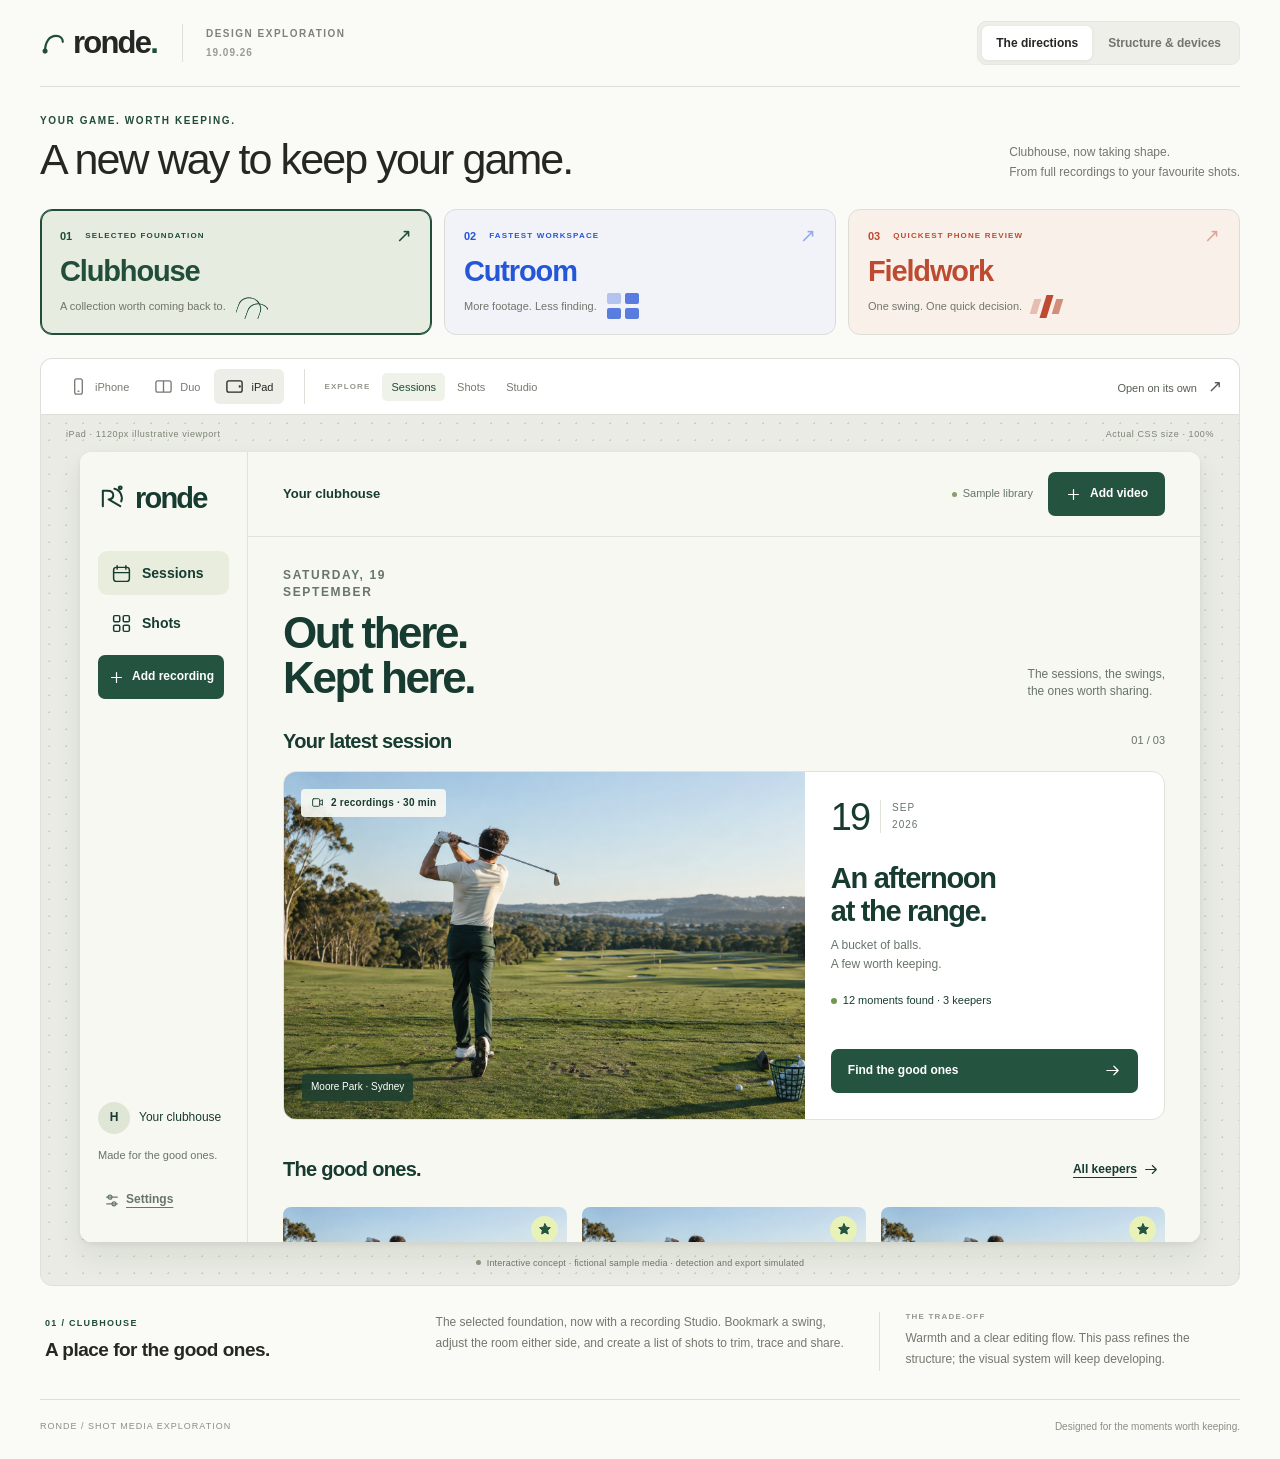
<file: docs/design/2026-09-19-shot-media/index.html>
<!doctype html>
<html lang="en-AU">
<head>
  <meta charset="utf-8">
  <meta name="viewport" content="width=device-width, initial-scale=1">
  <meta name="color-scheme" content="light">
  <title>Ronde · Three ways forward</title>
  <link rel="stylesheet" href="review.css">
  <script src="review.js" defer></script>
</head>
<body>
  <a class="skip-link" href="#review-content">Skip to the concepts</a>
  <div class="review-shell">
    <header class="review-header">
      <a class="wordmark" href="index.html" aria-label="Ronde design review">
        <svg viewBox="0 0 32 32" aria-hidden="true"><path d="M6 25c0-11 5-18 13-18 5 0 8 3 8 7"/><circle cx="6" cy="25" r="3"/></svg>
        ronde<span class="wordmark-dot">.</span>
      </a>
      <span class="review-date">DESIGN EXPLORATION <span>19.09.26</span></span>
      <nav class="review-tabs" aria-label="Review sections">
        <button type="button" data-panel="concepts" aria-pressed="true">The directions</button>
        <button type="button" data-panel="structure" aria-pressed="false">Structure &amp; devices</button>
      </nav>
    </header>

    <main id="review-content">
      <section id="concepts-panel" aria-labelledby="review-title">
        <div class="review-intro">
          <div><p class="eyebrow">YOUR GAME. WORTH KEEPING.</p><h1 id="review-title">A new way to keep your game.</h1></div>
          <p>Clubhouse, now taking shape.<br>From full recordings to your favourite shots.</p>
        </div>

        <div class="direction-tabs" role="tablist" aria-label="Design direction">
          <button class="direction direction-clubhouse" id="tab-clubhouse" type="button" role="tab" data-direction="clubhouse" aria-selected="true" aria-controls="concept-panel" tabindex="0">
            <span class="direction-top"><span class="direction-number">01</span><span class="direction-tag">SELECTED FOUNDATION</span><span class="direction-check" aria-hidden="true">↗</span></span>
            <span class="direction-name">Clubhouse</span>
            <span class="direction-bottom"><span>A collection worth coming back to.</span><span class="direction-mark clubhouse-mark" aria-hidden="true"><i></i><i></i></span></span>
          </button>
          <button class="direction direction-cutroom" id="tab-cutroom" type="button" role="tab" data-direction="cutroom" aria-selected="false" aria-controls="concept-panel" tabindex="-1">
            <span class="direction-top"><span class="direction-number">02</span><span class="direction-tag">FASTEST WORKSPACE</span><span class="direction-check" aria-hidden="true">↗</span></span>
            <span class="direction-name">Cutroom</span>
            <span class="direction-bottom"><span>More footage. Less finding.</span><span class="direction-mark cutroom-mark" aria-hidden="true"><i></i><i></i><i></i><i></i></span></span>
          </button>
          <button class="direction direction-fieldwork" id="tab-fieldwork" type="button" role="tab" data-direction="fieldwork" aria-selected="false" aria-controls="concept-panel" tabindex="-1">
            <span class="direction-top"><span class="direction-number">03</span><span class="direction-tag">QUICKEST PHONE REVIEW</span><span class="direction-check" aria-hidden="true">↗</span></span>
            <span class="direction-name">Fieldwork</span>
            <span class="direction-bottom"><span>One swing. One quick decision.</span><span class="direction-mark fieldwork-mark" aria-hidden="true"><i></i><i></i><i></i></span></span>
          </button>
        </div>

        <section class="concept-panel" id="concept-panel" role="tabpanel" aria-labelledby="tab-clubhouse">
          <div class="preview-toolbar">
            <div class="device-controls" role="group" aria-label="Preview width">
              <button type="button" data-device="phone" aria-pressed="false"><svg viewBox="0 0 20 20" aria-hidden="true"><rect x="6" y="2" width="8" height="16" rx="2"/><path d="M9 15h2"/></svg>iPhone</button>
              <button type="button" data-device="duo" aria-pressed="false"><svg viewBox="0 0 20 20" aria-hidden="true"><rect x="2" y="4" width="16" height="12" rx="2"/><path d="M10 4v12"/></svg>Duo</button>
              <button type="button" data-device="ipad" aria-pressed="true"><svg viewBox="0 0 20 20" aria-hidden="true"><rect x="2" y="4" width="16" height="12" rx="2"/><circle cx="15.5" cy="10" r=".5"/></svg>iPad</button>
            </div>
            <div class="screen-controls" role="group" aria-label="Jump to a concept screen">
              <span>EXPLORE</span>
              <button type="button" data-view="sessions" aria-pressed="true">Sessions</button>
              <button type="button" data-view="shots" aria-pressed="false">Shots</button>
              <button type="button" data-view="studio" aria-pressed="false">Studio</button>
            </div>
            <a class="standalone-link" id="standalone-link" href="clubhouse.html" target="_blank" rel="noopener">Open on its own <span aria-hidden="true">↗</span></a>
          </div>
          <div class="preview-canvas" id="preview-canvas">
            <div class="preview-meta"><span id="viewport-label">iPad · 1120px illustrative viewport</span><span id="scale-label">100%</span></div>
            <div class="frame-fit" id="frame-fit">
              <div class="frame-shell" id="frame-shell">
                <iframe id="concept-frame" src="clubhouse.html" title="Clubhouse interactive Ronde concept" width="1120" height="790"></iframe>
              </div>
            </div>
            <p class="prototype-note"><span aria-hidden="true"></span>Interactive concept · fictional sample media · detection and export simulated</p>
          </div>
          <div class="concept-caption" aria-live="polite">
            <div><span class="caption-label" id="caption-label">01 / CLUBHOUSE</span><h2 id="caption-title">Make the library feel like yours.</h2></div>
            <p id="caption-description">Warm, editorial session covers and a quiet green studio. It gives your best shots a place to live, then makes each one easy to finish.</p>
            <div class="tradeoff"><span>THE TRADE-OFF</span><p id="caption-tradeoff">Stronger sense of collection; a little less dense when reviewing a long recording.</p></div>
          </div>
        </section>
      </section>

      <section id="structure-panel" class="structure-panel" aria-labelledby="structure-title" hidden>
        <div class="structure-heading"><p class="eyebrow">THE THINKING BENEATH THE SURFACE</p><h1 id="structure-title">Find the moment.<br>Keep the shot.</h1><p>Clubhouse is the selected foundation. These are the recording and shot relationships we are refining.</p></div>
        <ol class="model-flow" aria-label="Proposed media structure">
          <li><span class="model-number">01</span><h2>Session</h2><p>One range visit or round.<br>A useful home for related footage.</p><span class="model-example">Saturday at the range</span></li>
          <li><span class="model-number">02</span><h2>Recordings</h2><p>The original videos.<br>Always intact, kept on device.</p><span class="model-example">3 source videos</span></li>
          <li><span class="model-number">03</span><h2>Bookmarks</h2><p>Points you mark in the original. Adjust the time before and after.</p><span class="model-example">08:04 → 07:59–08:09</span></li>
          <li class="model-shot"><span class="model-number">04</span><h2>Shots <span aria-label="favourite">☆</span></h2><p>Clips created from those ranges.<br>Favourite the ones you love.</p><span class="model-example">Keepers = favourite shots</span></li>
          <li><span class="model-number">05</span><h2>Edits &amp; exports</h2><p>Reversible trim, trace and format. A new file when you export.</p><span class="model-example">One shot, several versions</span></li>
        </ol>
        <div class="principle-grid">
          <article><span class="principle-index">A</span><h2>Mark the moment.<br>Make the shot.</h2><p>Watch a 10–20-minute recording, bookmark the swings you want and create the clips in a batch. The prototype starts with 5 seconds either side. Automatic suggestions can help with the search later.</p></article>
          <article><span class="principle-index">B</span><h2>A shot can be a keeper<br>without a trace.</h2><p>Finding a possible shot and tracking the ball are separate steps. A confirmed shot stays editable and exportable when the ball is not tracked. Manual traces remain labelled.</p></article>
          <article><span class="principle-index">C</span><h2>One collection.<br>No duplicate originals.</h2><p>A shot points to a time range in its recording. A bookmark is a timestamp; a keeper is a favourite shot. Creating more clips preserves existing edits and the original recording. Native long-video support remains future work.</p></article>
        </div>
        <div class="device-story">
          <div><p class="eyebrow">SAME SHOT. MORE ROOM.</p><h2>Expand the workspace.<br>Keep your place.</h2><p>iPhone focuses on one step. iPad can keep the collection beside the editor. Duo adds side controls and fold-aware layouts, while preserving the selected shot and editing state.</p><a class="study-link" href="adaptive.html">Explore the Duo pose study <span aria-hidden="true">↗</span></a></div>
          <div class="mini-devices" aria-hidden="true"><div class="mini-phone"><i></i><span></span><span></span></div><div class="mini-duo"><div><i></i><i></i><i></i></div><div class="mini-media"></div><span class="mini-rail"><i></i><i></i><i></i></span></div></div>
        </div>
        <div class="source-notes"><div><h2>What these previews establish</h2><p>Interaction and visual direction only. The 393px, 760px and 1120px widths are illustrative CSS viewports, not Apple hardware dimensions. Native safe areas, system bars, folding, camera use and device performance still need SDK and device validation.</p></div><div><h2>Apple guidance, checked 19 September 2026</h2><a href="https://developer.apple.com/design/human-interface-guidelines/designing-for-iphone-duo" target="_blank" rel="noopener">Designing for iPhone Duo ↗</a><a href="https://developer.apple.com/videos/play/tech-talks/111462/" target="_blank" rel="noopener">Vertical bars and control priority ↗</a><a href="https://developer.apple.com/videos/play/tech-talks/111463/" target="_blank" rel="noopener">Adaptive layouts and reserved regions ↗</a><a href="https://developer.apple.com/design/human-interface-guidelines/split-views" target="_blank" rel="noopener">Split views on iPhone and iPad ↗</a></div></div>
      </section>
    </main>
    <footer class="review-footer"><span>RONDE / SHOT MEDIA EXPLORATION</span><span>Designed for the moments worth keeping.</span></footer>
  </div>
</body>
</html>
</file>
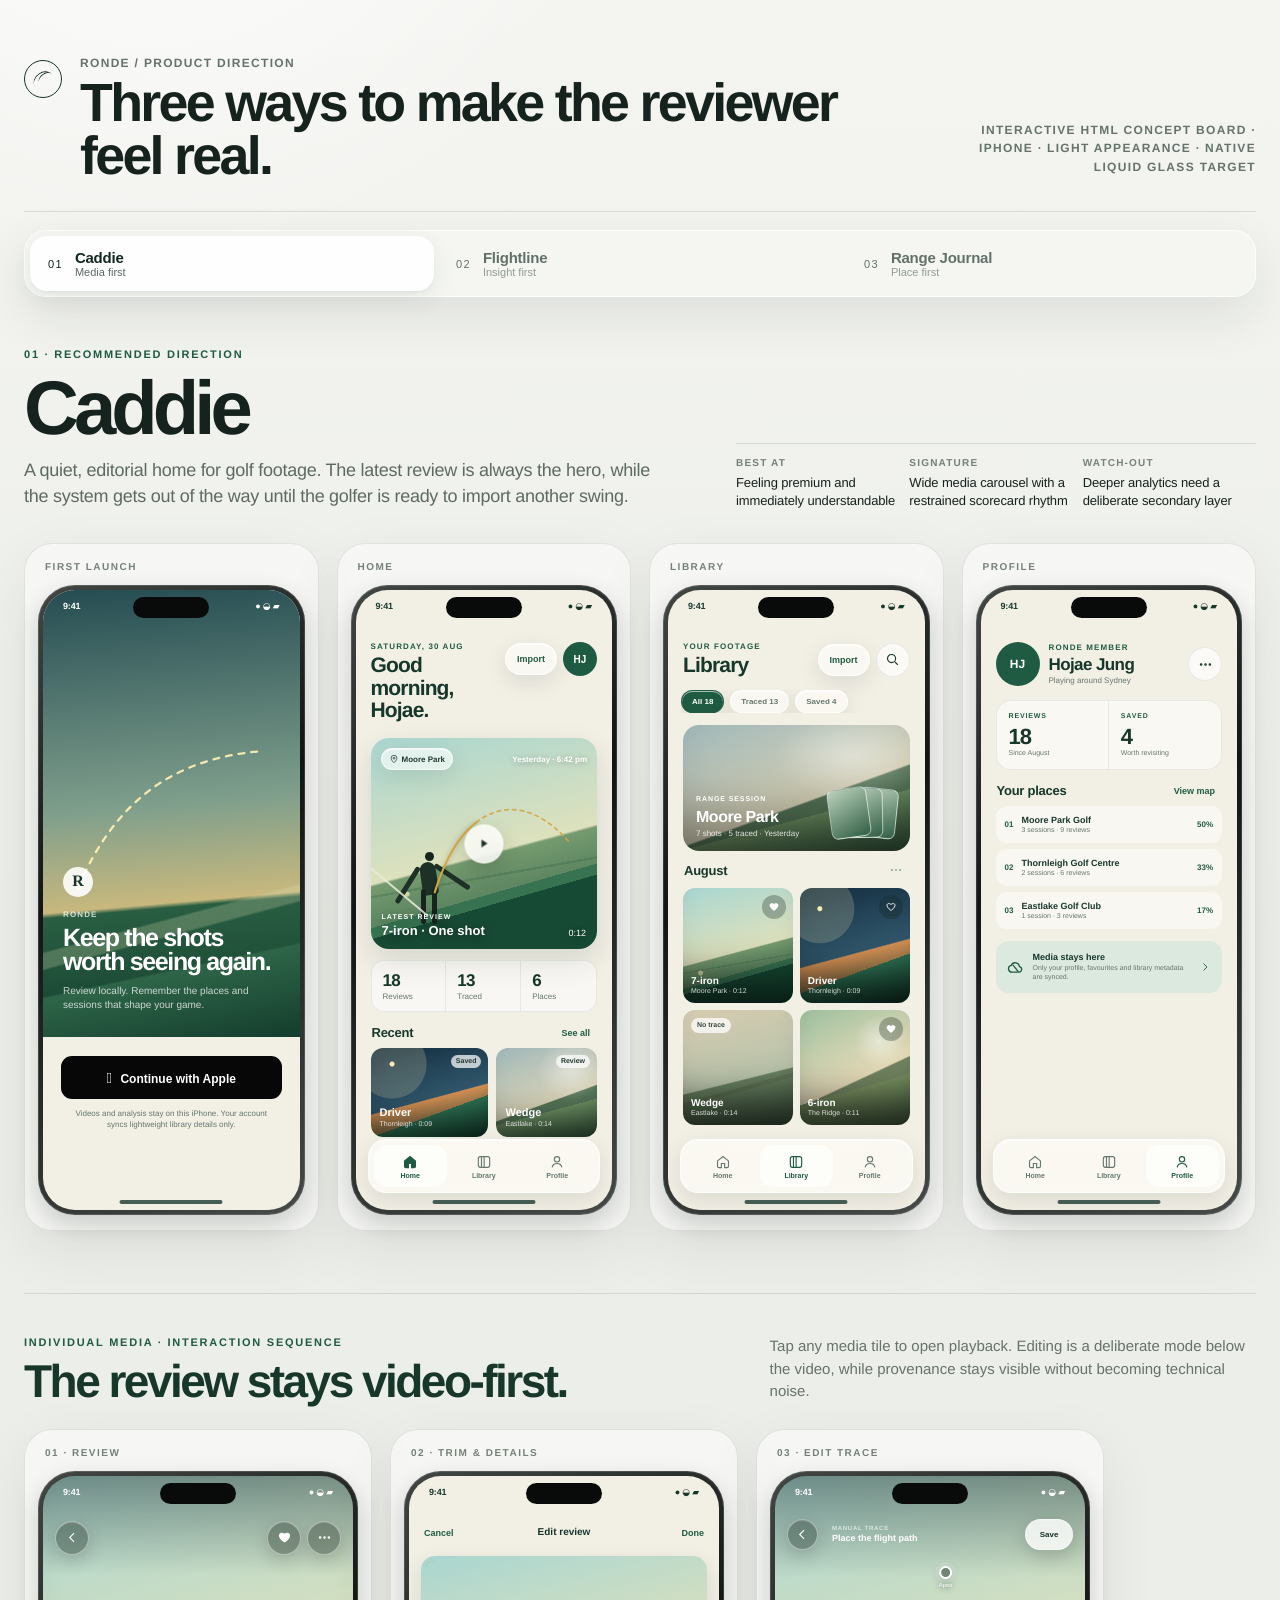
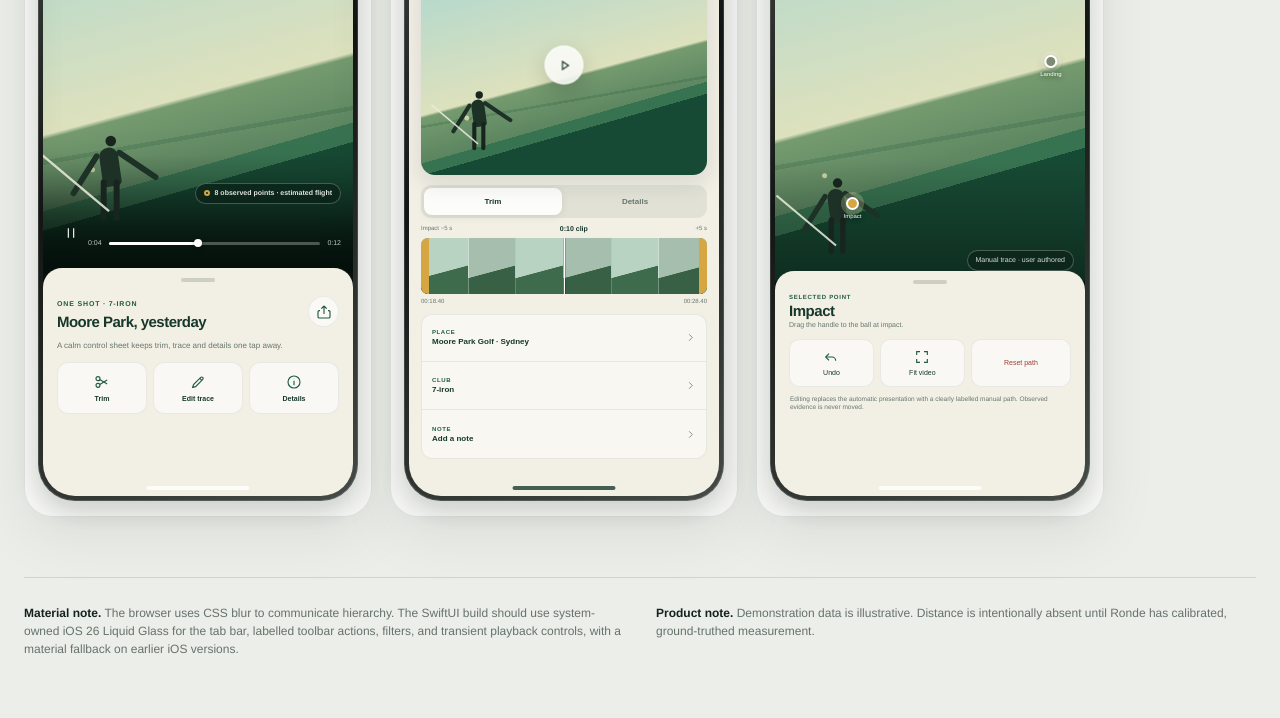
<file: docs/design/ronde-redesign-concepts/index.html>
<!doctype html>
<html lang="en-AU">
<head>
  <meta charset="utf-8">
  <meta name="viewport" content="width=device-width, initial-scale=1">
  <meta name="color-scheme" content="light">
  <title>Ronde · iOS redesign concepts</title>
  <link rel="stylesheet" href="styles.css">
</head>
<body>
  <svg class="symbol-sprite" aria-hidden="true">
    <symbol id="i-home" viewBox="0 0 24 24"><path d="M3.8 10.4 12 3.7l8.2 6.7v8.1a2 2 0 0 1-2 2h-3.8v-6.2H9.6v6.2H5.8a2 2 0 0 1-2-2Z"/></symbol>
    <symbol id="i-library" viewBox="0 0 24 24"><rect x="3.5" y="4" width="17" height="16" rx="3"/><path d="M8.2 4v16M12.2 4v16"/></symbol>
    <symbol id="i-person" viewBox="0 0 24 24"><circle cx="12" cy="8" r="4"/><path d="M4.7 20.2c.7-4 3.1-6 7.3-6s6.6 2 7.3 6"/></symbol>
    <symbol id="i-play" viewBox="0 0 24 24"><path d="m9 6 9 6-9 6Z"/></symbol>
    <symbol id="i-heart" viewBox="0 0 24 24"><path d="M20 8.6c0 5-8 10.3-8 10.3S4 13.6 4 8.6C4 5.4 7.8 3.5 12 7c4.2-3.5 8-1.6 8 1.6Z"/></symbol>
    <symbol id="i-pin" viewBox="0 0 24 24"><path d="M19 10c0 5-7 11-7 11S5 15 5 10a7 7 0 1 1 14 0Z"/><circle cx="12" cy="10" r="2.3"/></symbol>
    <symbol id="i-search" viewBox="0 0 24 24"><circle cx="10.5" cy="10.5" r="6.5"/><path d="m16 16 4.5 4.5"/></symbol>
    <symbol id="i-chevron" viewBox="0 0 24 24"><path d="m9 5 7 7-7 7"/></symbol>
    <symbol id="i-check" viewBox="0 0 24 24"><path d="m5 12.5 4.2 4.2L19.5 6.5"/></symbol>
    <symbol id="i-cloud" viewBox="0 0 24 24"><path d="M7 18.5h10a4 4 0 0 0 .5-7.9A6 6 0 0 0 6 9a4.8 4.8 0 0 0 1 9.5Z"/><path d="m8 8 8 10"/></symbol>
    <symbol id="i-ellipsis" viewBox="0 0 24 24"><circle cx="5" cy="12" r="1.2"/><circle cx="12" cy="12" r="1.2"/><circle cx="19" cy="12" r="1.2"/></symbol>
    <symbol id="i-back" viewBox="0 0 24 24"><path d="m14.5 5-7 7 7 7"/></symbol>
    <symbol id="i-share" viewBox="0 0 24 24"><path d="M12 15V3m0 0L8 7m4-4 4 4"/><path d="M6 10H4.8A1.8 1.8 0 0 0 3 11.8v7.4A1.8 1.8 0 0 0 4.8 21h14.4a1.8 1.8 0 0 0 1.8-1.8v-7.4a1.8 1.8 0 0 0-1.8-1.8H18"/></symbol>
    <symbol id="i-pencil" viewBox="0 0 24 24"><path d="m4 20 4.4-1 10.8-10.8a2.2 2.2 0 0 0-3.1-3.1L5.3 15.9Z"/><path d="m14.7 6.5 3 3"/></symbol>
    <symbol id="i-scissors" viewBox="0 0 24 24"><circle cx="6" cy="7" r="3"/><circle cx="6" cy="17" r="3"/><path d="m8.7 8.3 11 6.7M8.7 15.7 19.7 9"/></symbol>
    <symbol id="i-info" viewBox="0 0 24 24"><circle cx="12" cy="12" r="9"/><path d="M12 10v7M12 7.2v.2"/></symbol>
    <symbol id="i-undo" viewBox="0 0 24 24"><path d="M9 7 4 12l5 5"/><path d="M5 12h8.5a5.5 5.5 0 0 1 5.5 5.5"/></symbol>
    <symbol id="i-frame" viewBox="0 0 24 24"><path d="M4 9V4h5M15 4h5v5M20 15v5h-5M9 20H4v-5"/></symbol>
    <symbol id="i-pause" viewBox="0 0 24 24"><path d="M8 5v14M16 5v14"/></symbol>
  </svg>

  <header class="page-header">
    <div class="brand-lockup">
      <div class="brand-mark" aria-hidden="true"><span></span></div>
      <div>
        <p>Ronde / product direction</p>
        <h1>Three ways to make the reviewer feel real.</h1>
      </div>
    </div>
    <p class="header-note">Interactive HTML concept board · iPhone · light appearance · native Liquid Glass target</p>
  </header>

  <nav class="concept-switcher" aria-label="Choose a concept">
    <button class="concept-tab is-active" data-target="caddie" aria-pressed="true">
      <span>01</span>
      <strong>Caddie</strong>
      <small>Media first</small>
    </button>
    <button class="concept-tab" data-target="flightline" aria-pressed="false">
      <span>02</span>
      <strong>Flightline</strong>
      <small>Insight first</small>
    </button>
    <button class="concept-tab" data-target="journal" aria-pressed="false">
      <span>03</span>
      <strong>Range Journal</strong>
      <small>Place first</small>
    </button>
  </nav>

  <main>
    <section class="concept concept-caddie is-active" data-concept="caddie">
      <div class="concept-intro">
        <div>
          <p class="eyebrow">01 · Recommended direction</p>
          <h2>Caddie</h2>
          <p class="concept-lede">A quiet, editorial home for golf footage. The latest review is always the hero, while the system gets out of the way until the golfer is ready to import another swing.</p>
        </div>
        <dl class="concept-notes">
          <div><dt>Best at</dt><dd>Feeling premium and immediately understandable</dd></div>
          <div><dt>Signature</dt><dd>Wide media carousel with a restrained scorecard rhythm</dd></div>
          <div><dt>Watch-out</dt><dd>Deeper analytics need a deliberate secondary layer</dd></div>
        </dl>
      </div>

      <div class="phone-board" aria-label="Caddie screens">
        <article class="phone phone-login">
          <p class="screen-label">First launch</p>
          <div class="device-shell">
            <div class="phone-screen">
              <div class="statusbar"><span>9:41</span><span>● ◒ ▰</span></div>
              <div class="login-scene scene-dawn">
                <div class="login-horizon"></div>
                <svg class="login-flight" viewBox="0 0 260 220" aria-hidden="true"><path d="M36 184C72 101 128 55 219 47"/><circle cx="36" cy="184" r="3"/></svg>
                <div class="login-copy">
                  <div class="app-monogram">R</div>
                  <p class="micro">RONDE</p>
                  <h3>Keep the shots<br>worth seeing again.</h3>
                  <p>Review locally. Remember the places and sessions that shape your game.</p>
                </div>
              </div>
              <div class="login-actions">
                <button class="apple-button"><span></span> Continue with Apple</button>
                <p>Videos and analysis stay on this iPhone. Your account syncs lightweight library details only.</p>
              </div>
              <div class="home-indicator"></div>
            </div>
          </div>
        </article>

        <article class="phone">
          <p class="screen-label">Home</p>
          <div class="device-shell">
            <div class="phone-screen app-screen">
              <div class="statusbar"><span>9:41</span><span>● ◒ ▰</span></div>
              <div class="app-content">
                <header class="app-header">
                  <div><p class="micro">SATURDAY, 30 AUG</p><h3>Good morning, Hojae.</h3></div>
                  <button class="avatar" aria-label="Open profile">HJ</button>
                </header>

                <section class="media-hero media-day">
                  <div class="media-topline"><span class="glass-pill"><svg><use href="#i-pin"/></svg> Moore Park</span><span class="media-time">Yesterday · 6:42 pm</span></div>
                  <div class="golfer" aria-hidden="true"><i></i><b></b><em></em></div>
                  <svg class="tracer tracer-gold" viewBox="0 0 320 210" aria-hidden="true"><path class="observed" d="M90 174C106 123 126 92 149 75"/><path class="estimated" d="M149 75C188 45 235 51 282 105"/></svg>
                  <button class="play-button" aria-label="Play latest review"><svg><use href="#i-play"/></svg></button>
                  <div class="media-caption"><div><small>LATEST REVIEW</small><strong>7-iron · One shot</strong></div><span>0:12</span></div>
                </section>

                <section class="metric-strip">
                  <div><strong>18</strong><span>Reviews</span></div>
                  <div><strong>13</strong><span>Traced</span></div>
                  <div><strong>6</strong><span>Places</span></div>
                </section>

                <div class="section-heading"><h4>Recent</h4><button>See all</button></div>
                <div class="card-carousel">
                  <div class="mini-media media-night"><span>Saved</span><strong>Driver</strong><small>Thornleigh · 0:09</small></div>
                  <div class="mini-media media-cloud"><span>Review</span><strong>Wedge</strong><small>Eastlake · 0:14</small></div>
                </div>
              </div>
              <div class="tabbar glass">
                <button class="is-selected"><svg><use href="#i-home"/></svg><span>Home</span></button>
                <button><svg><use href="#i-library"/></svg><span>Library</span></button>
                <button><svg><use href="#i-person"/></svg><span>Profile</span></button>
              </div>
              <div class="home-indicator"></div>
            </div>
          </div>
        </article>

        <article class="phone">
          <p class="screen-label">Library</p>
          <div class="device-shell">
            <div class="phone-screen app-screen">
              <div class="statusbar"><span>9:41</span><span>● ◒ ▰</span></div>
              <div class="app-content library-content">
                <header class="app-header compact"><div><p class="micro">YOUR FOOTAGE</p><h3>Library</h3></div><button class="round-action"><svg><use href="#i-search"/></svg></button></header>
                <div class="filter-row"><button class="glass-pill selected">All 18</button><button class="glass-pill">Traced 13</button><button class="glass-pill">Saved 4</button></div>
                <section class="feature-session media-cloud">
                  <div class="feature-session-copy"><span>RANGE SESSION</span><h4>Moore Park</h4><p>7 shots · 5 traced · Yesterday</p></div>
                  <div class="stacked-thumbs"><i></i><i></i><i></i></div>
                </section>
                <div class="section-heading"><h4>August</h4><button><svg><use href="#i-ellipsis"/></svg></button></div>
                <div class="media-grid">
                  <article class="grid-item media-day"><button class="heart is-saved"><svg><use href="#i-heart"/></svg></button><div><strong>7-iron</strong><small>Moore Park · 0:12</small></div></article>
                  <article class="grid-item media-night"><button class="heart"><svg><use href="#i-heart"/></svg></button><div><strong>Driver</strong><small>Thornleigh · 0:09</small></div></article>
                  <article class="grid-item media-soft"><span class="no-trace">No trace</span><div><strong>Wedge</strong><small>Eastlake · 0:14</small></div></article>
                  <article class="grid-item media-green"><button class="heart is-saved"><svg><use href="#i-heart"/></svg></button><div><strong>6-iron</strong><small>The Ridge · 0:11</small></div></article>
                </div>
              </div>
              <div class="tabbar glass"><button><svg><use href="#i-home"/></svg><span>Home</span></button><button class="is-selected"><svg><use href="#i-library"/></svg><span>Library</span></button><button><svg><use href="#i-person"/></svg><span>Profile</span></button></div>
              <div class="home-indicator"></div>
            </div>
          </div>
        </article>

        <article class="phone">
          <p class="screen-label">Profile</p>
          <div class="device-shell">
            <div class="phone-screen app-screen">
              <div class="statusbar"><span>9:41</span><span>● ◒ ▰</span></div>
              <div class="app-content profile-content">
                <header class="profile-header"><div class="profile-avatar">HJ</div><div><p class="micro">RONDE MEMBER</p><h3>Hojae Jung</h3><p>Playing around Sydney</p></div><button class="round-action"><svg><use href="#i-ellipsis"/></svg></button></header>
                <section class="profile-scorecard">
                  <div><span>REVIEWS</span><strong>18</strong><small>Since August</small></div>
                  <div><span>SAVED</span><strong>4</strong><small>Worth revisiting</small></div>
                </section>
                <div class="section-heading"><h4>Your places</h4><button>View map</button></div>
                <div class="place-list">
                  <div><span class="place-rank">01</span><div><strong>Moore Park Golf</strong><small>3 sessions · 9 reviews</small></div><b>50%</b></div>
                  <div><span class="place-rank">02</span><div><strong>Thornleigh Golf Centre</strong><small>2 sessions · 6 reviews</small></div><b>33%</b></div>
                  <div><span class="place-rank">03</span><div><strong>Eastlake Golf Club</strong><small>1 session · 3 reviews</small></div><b>17%</b></div>
                </div>
                <section class="privacy-card"><svg><use href="#i-cloud"/></svg><div><strong>Media stays here</strong><p>Only your profile, favourites and library metadata are synced.</p></div><svg class="chev"><use href="#i-chevron"/></svg></section>
              </div>
              <div class="tabbar glass"><button><svg><use href="#i-home"/></svg><span>Home</span></button><button><svg><use href="#i-library"/></svg><span>Library</span></button><button class="is-selected"><svg><use href="#i-person"/></svg><span>Profile</span></button></div>
              <div class="home-indicator"></div>
            </div>
          </div>
        </article>
      </div>
    </section>

    <section class="concept concept-flightline" data-concept="flightline" hidden>
      <div class="concept-intro">
        <div>
          <p class="eyebrow">02 · Analytical alternative</p>
          <h2>Flightline</h2>
          <p class="concept-lede">A precise, modern instrument for golfers who want the review to answer “what happened?” immediately. Compact charts, evidence state, and session comparisons lead the experience.</p>
        </div>
        <dl class="concept-notes">
          <div><dt>Best at</dt><dd>Making analysis feel capable and technically credible</dd></div>
          <div><dt>Signature</dt><dd>Trace evidence and session cadence as visible data</dd></div>
          <div><dt>Watch-out</dt><dd>Can overpromise performance if metrics outrun validation</dd></div>
        </dl>
      </div>

      <div class="phone-board" aria-label="Flightline screens">
        <article class="phone phone-login"><p class="screen-label">First launch</p><div class="device-shell"><div class="phone-screen"><div class="statusbar"><span>9:41</span><span>● ◒ ▰</span></div><div class="login-scene scene-flightline"><div class="flight-grid"></div><svg class="login-flight" viewBox="0 0 260 260"><path d="M26 222C91 211 97 77 232 44"/><circle cx="26" cy="222" r="3"/><circle cx="232" cy="44" r="3"/></svg><div class="login-copy"><div class="app-monogram">R</div><p class="micro">RONDE / FLIGHTLINE</p><h3>Every swing,<br>made legible.</h3><p>On-device review that distinguishes what Ronde saw from what it estimated.</p></div></div><div class="login-actions"><button class="apple-button"><span></span> Continue with Apple</button><p>Your source footage never leaves this device.</p></div><div class="home-indicator"></div></div></div></article>

        <article class="phone"><p class="screen-label">Home</p><div class="device-shell"><div class="phone-screen app-screen"><div class="statusbar"><span>9:41</span><span>● ◒ ▰</span></div><div class="app-content"><header class="app-header"><div><p class="micro">RONDE / TODAY</p><h3>18 reviews</h3></div><button class="avatar">HJ</button></header><section class="flightline-hero media-night"><div class="media-topline"><span>LAST REVIEW · DRIVER</span><span>0:09</span></div><div class="golfer"><i></i><b></b><em></em></div><svg class="tracer tracer-cyan" viewBox="0 0 320 210"><path class="observed" d="M84 176C106 122 133 83 157 68"/><path class="estimated" d="M157 68C208 30 264 64 291 119"/></svg><div class="trace-legend"><span><i></i>Observed</span><span><i></i>Estimated</span></div><button class="play-button"><svg><use href="#i-play"/></svg></button></section><section class="analysis-grid"><div><span>TRACE RATE</span><strong>13<span>/18</span></strong><i style="--p:72%"></i></div><div><span>THIS MONTH</span><strong>6<span>sessions</span></strong><svg viewBox="0 0 100 30"><path d="M3 25 18 19 34 22 51 10 69 15 97 4"/></svg></div></section><div class="section-heading"><h4>Continue reviewing</h4><button>Queue 2</button></div><div class="review-queue"><div class="queue-thumb media-cloud"></div><div><strong>Moore Park · Range</strong><small>5 accepted · 2 need review</small></div><svg><use href="#i-chevron"/></svg></div></div><button class="floating-add glass"><svg><use href="#i-plus"/></svg></button><div class="tabbar glass"><button class="is-selected"><svg><use href="#i-home"/></svg><span>Home</span></button><button><svg><use href="#i-library"/></svg><span>Library</span></button><button><svg><use href="#i-person"/></svg><span>Profile</span></button></div><div class="home-indicator"></div></div></div></article>

        <article class="phone"><p class="screen-label">Library</p><div class="device-shell"><div class="phone-screen app-screen"><div class="statusbar"><span>9:41</span><span>● ◒ ▰</span></div><div class="app-content library-content"><header class="app-header compact"><div><p class="micro">18 ITEMS · 1.8 GB</p><h3>Library</h3></div><button class="round-action"><svg><use href="#i-search"/></svg></button></header><div class="filter-row"><button class="glass-pill selected">Recent</button><button class="glass-pill">Evidence</button><button class="glass-pill">Saved</button></div><div class="timeline-date"><span>YESTERDAY</span><i></i></div><div class="timeline-list"><article><div class="timeline-thumb media-day"><span>0:12</span></div><div><strong>7-iron</strong><p>Moore Park · One shot</p><small class="evidence-good"><i></i>8 observed points</small></div><button><svg><use href="#i-heart"/></svg></button></article><article><div class="timeline-thumb media-night"><span>0:09</span></div><div><strong>Driver</strong><p>Thornleigh · One shot</p><small class="evidence-good"><i></i>11 observed points</small></div><button class="is-saved"><svg><use href="#i-heart"/></svg></button></article></div><div class="timeline-date"><span>24 AUGUST</span><i></i></div><div class="timeline-list"><article><div class="timeline-thumb media-soft"><span>0:14</span></div><div><strong>Wedge</strong><p>Eastlake · One shot</p><small class="evidence-none"><i></i>Ball flight not tracked</small></div><button><svg><use href="#i-heart"/></svg></button></article><article><div class="timeline-thumb media-green"><span>34:18</span></div><div><strong>Range session</strong><p>The Ridge · 7 reviews</p><small class="evidence-good"><i></i>5 traced · 2 reviewed</small></div><button><svg><use href="#i-chevron"/></svg></button></article></div></div><button class="floating-add glass"><svg><use href="#i-plus"/></svg></button><div class="tabbar glass"><button><svg><use href="#i-home"/></svg><span>Home</span></button><button class="is-selected"><svg><use href="#i-library"/></svg><span>Library</span></button><button><svg><use href="#i-person"/></svg><span>Profile</span></button></div><div class="home-indicator"></div></div></div></article>

        <article class="phone"><p class="screen-label">Profile</p><div class="device-shell"><div class="phone-screen app-screen"><div class="statusbar"><span>9:41</span><span>● ◒ ▰</span></div><div class="app-content profile-content"><header class="profile-header"><div class="profile-avatar">HJ</div><div><p class="micro">PLAYER PROFILE</p><h3>Hojae Jung</h3><p>Member since August</p></div><button class="round-action"><svg><use href="#i-ellipsis"/></svg></button></header><section class="profile-dashboard"><div class="ring" style="--p:72"><span>72<small>%</small></span></div><div><span>TRACE AVAILABILITY</span><strong>13 of 18 reviews</strong><p>Availability reflects evidence quality, not shot quality.</p></div></section><h4 class="subheading">Activity</h4><div class="activity-chart"><div class="bars"><i style="--h:28%"></i><i style="--h:65%"></i><i style="--h:40%"></i><i style="--h:85%"></i><i style="--h:55%"></i><i style="--h:35%"></i><i style="--h:72%"></i></div><div><span>12 WEEKS</span><strong>18 reviews</strong></div></div><h4 class="subheading">Account & privacy</h4><div class="settings-list"><button><span><svg><use href="#i-cloud"/></svg></span><div><strong>On-device media</strong><small>1.8 GB · 18 items</small></div><svg><use href="#i-chevron"/></svg></button><button><span><svg><use href="#i-check"/></svg></span><div><strong>Metadata sync</strong><small>Up to date</small></div><svg><use href="#i-chevron"/></svg></button></div></div><div class="tabbar glass"><button><svg><use href="#i-home"/></svg><span>Home</span></button><button><svg><use href="#i-library"/></svg><span>Library</span></button><button class="is-selected"><svg><use href="#i-person"/></svg><span>Profile</span></button></div><div class="home-indicator"></div></div></div></article>
      </div>
    </section>

    <section class="concept concept-journal" data-concept="journal" hidden>
      <div class="concept-intro">
        <div>
          <p class="eyebrow">03 · Personal alternative</p>
          <h2>Range Journal</h2>
          <p class="concept-lede">A location-led record of where the golfer practises and plays. Sessions become memories anchored to a place, making repeat visits and favourites feel meaningful rather than merely counted.</p>
        </div>
        <dl class="concept-notes">
          <div><dt>Best at</dt><dd>Building emotional attachment and long-term retention</dd></div>
          <div><dt>Signature</dt><dd>Place cards, topographic layers, and monthly field notes</dd></div>
          <div><dt>Watch-out</dt><dd>Location entry must stay optional and privacy-safe</dd></div>
        </dl>
      </div>

      <div class="phone-board" aria-label="Range Journal screens">
        <article class="phone phone-login"><p class="screen-label">First launch</p><div class="device-shell"><div class="phone-screen"><div class="statusbar"><span>9:41</span><span>● ◒ ▰</span></div><div class="login-scene scene-journal"><div class="topo"></div><div class="map-pin"><svg><use href="#i-pin"/></svg></div><svg class="login-flight" viewBox="0 0 260 240"><path d="M38 194C70 116 137 88 221 63"/><circle cx="38" cy="194" r="3"/></svg><div class="login-copy"><div class="app-monogram">R</div><p class="micro">RONDE / RANGE JOURNAL</p><h3>Remember where<br>the work happened.</h3><p>A private record of your swings, sessions, and favourite places.</p></div></div><div class="login-actions"><button class="apple-button"><span></span> Continue with Apple</button><p>Adding a place is always optional. Video remains on this device.</p></div><div class="home-indicator"></div></div></div></article>

        <article class="phone"><p class="screen-label">Home</p><div class="device-shell"><div class="phone-screen app-screen"><div class="statusbar"><span>9:41</span><span>● ◒ ▰</span></div><div class="app-content"><header class="app-header"><div><p class="micro">YOUR AUGUST</p><h3>Six sessions,<br>three places.</h3></div><button class="avatar">HJ</button></header><section class="journal-map"><div class="topo"></div><div class="map-location one"><i></i><span>Moore Park<br><small>3 sessions</small></span></div><div class="map-location two"><i></i><span>Thornleigh<br><small>2 sessions</small></span></div><div class="map-location three"><i></i><span>Eastlake<br><small>1 session</small></span></div><div class="map-caption"><span>SYDNEY</span><button>Explore places</button></div></section><div class="section-heading"><h4>Latest from Moore Park</h4><button>View 9</button></div><div class="journal-feature media-day"><div class="golfer"><i></i><b></b><em></em></div><svg class="tracer tracer-cream" viewBox="0 0 320 190"><path class="observed" d="M87 161C112 101 139 73 159 61"/><path class="estimated" d="M159 61C211 29 259 55 286 106"/></svg><div><span>YESTERDAY · 6:42 PM</span><strong>7-iron · One shot</strong></div><button class="play-button"><svg><use href="#i-play"/></svg></button></div></div><button class="floating-add glass"><svg><use href="#i-plus"/></svg></button><div class="tabbar glass"><button class="is-selected"><svg><use href="#i-home"/></svg><span>Home</span></button><button><svg><use href="#i-library"/></svg><span>Library</span></button><button><svg><use href="#i-person"/></svg><span>Profile</span></button></div><div class="home-indicator"></div></div></div></article>

        <article class="phone"><p class="screen-label">Library</p><div class="device-shell"><div class="phone-screen app-screen"><div class="statusbar"><span>9:41</span><span>● ◒ ▰</span></div><div class="app-content library-content"><header class="app-header compact"><div><p class="micro">FIELD NOTES</p><h3>Library</h3></div><button class="round-action"><svg><use href="#i-search"/></svg></button></header><div class="filter-row"><button class="glass-pill selected">By place</button><button class="glass-pill">Recent</button><button class="glass-pill">Saved</button></div><section class="place-hero media-green"><div><span>MOST VISITED</span><h4>Moore Park Golf</h4><p>3 sessions · 9 reviews · August</p></div><button><svg><use href="#i-chevron"/></svg></button></section><div class="section-heading"><h4>Other places</h4><button>3 total</button></div><div class="journal-place-list"><article><div class="place-photo media-night"></div><div><strong>Thornleigh Golf Centre</strong><small>2 sessions · 6 reviews</small><span>Last visited 24 Aug</span></div><svg><use href="#i-chevron"/></svg></article><article><div class="place-photo media-soft"></div><div><strong>Eastlake Golf Club</strong><small>1 session · 3 reviews</small><span>Last visited 17 Aug</span></div><svg><use href="#i-chevron"/></svg></article><article><div class="place-photo media-cloud"></div><div><strong>Place not added</strong><small>2 individual reviews</small><span>Kept private on this iPhone</span></div><svg><use href="#i-chevron"/></svg></article></div></div><button class="floating-add glass"><svg><use href="#i-plus"/></svg></button><div class="tabbar glass"><button><svg><use href="#i-home"/></svg><span>Home</span></button><button class="is-selected"><svg><use href="#i-library"/></svg><span>Library</span></button><button><svg><use href="#i-person"/></svg><span>Profile</span></button></div><div class="home-indicator"></div></div></div></article>

        <article class="phone"><p class="screen-label">Profile</p><div class="device-shell"><div class="phone-screen app-screen"><div class="statusbar"><span>9:41</span><span>● ◒ ▰</span></div><div class="app-content profile-content"><header class="profile-header"><div class="profile-avatar">HJ</div><div><p class="micro">RANGE JOURNAL</p><h3>Hojae Jung</h3><p>Sydney, Australia</p></div><button class="round-action"><svg><use href="#i-ellipsis"/></svg></button></header><section class="journal-quote"><span>2026</span><blockquote>“The swing becomes clearer when the record stays honest.”</blockquote></section><section class="journal-stats"><div><strong>18</strong><span>Reviews</span></div><i></i><div><strong>6</strong><span>Sessions</span></div><i></i><div><strong>3</strong><span>Places</span></div></section><div class="section-heading"><h4>Most visited</h4><button>See all</button></div><div class="favourite-place"><div class="topo"></div><span><svg><use href="#i-pin"/></svg></span><div><small>NO. 1 THIS YEAR</small><strong>Moore Park Golf</strong><p>3 sessions · 50% of visits</p></div></div><section class="privacy-card"><svg><use href="#i-cloud"/></svg><div><strong>Your private record</strong><p>Locations are optional. Raw videos never sync to Ronde.</p></div><svg class="chev"><use href="#i-chevron"/></svg></section></div><div class="tabbar glass"><button><svg><use href="#i-home"/></svg><span>Home</span></button><button><svg><use href="#i-library"/></svg><span>Library</span></button><button class="is-selected"><svg><use href="#i-person"/></svg><span>Profile</span></button></div><div class="home-indicator"></div></div></div></article>
      </div>
    </section>
  </main>

  <footer class="page-footer">
    <p><strong>Material note.</strong> The browser uses CSS blur to communicate hierarchy. The SwiftUI build should use system-owned iOS 26 Liquid Glass for the tab bar, labelled toolbar actions, filters, and transient playback controls, with a material fallback on earlier iOS versions.</p>
    <p><strong>Product note.</strong> Demonstration data is illustrative. Distance is intentionally absent until Ronde has calibrated, ground-truthed measurement.</p>
  </footer>

  <script src="app.js"></script>
</body>
</html>
</file>
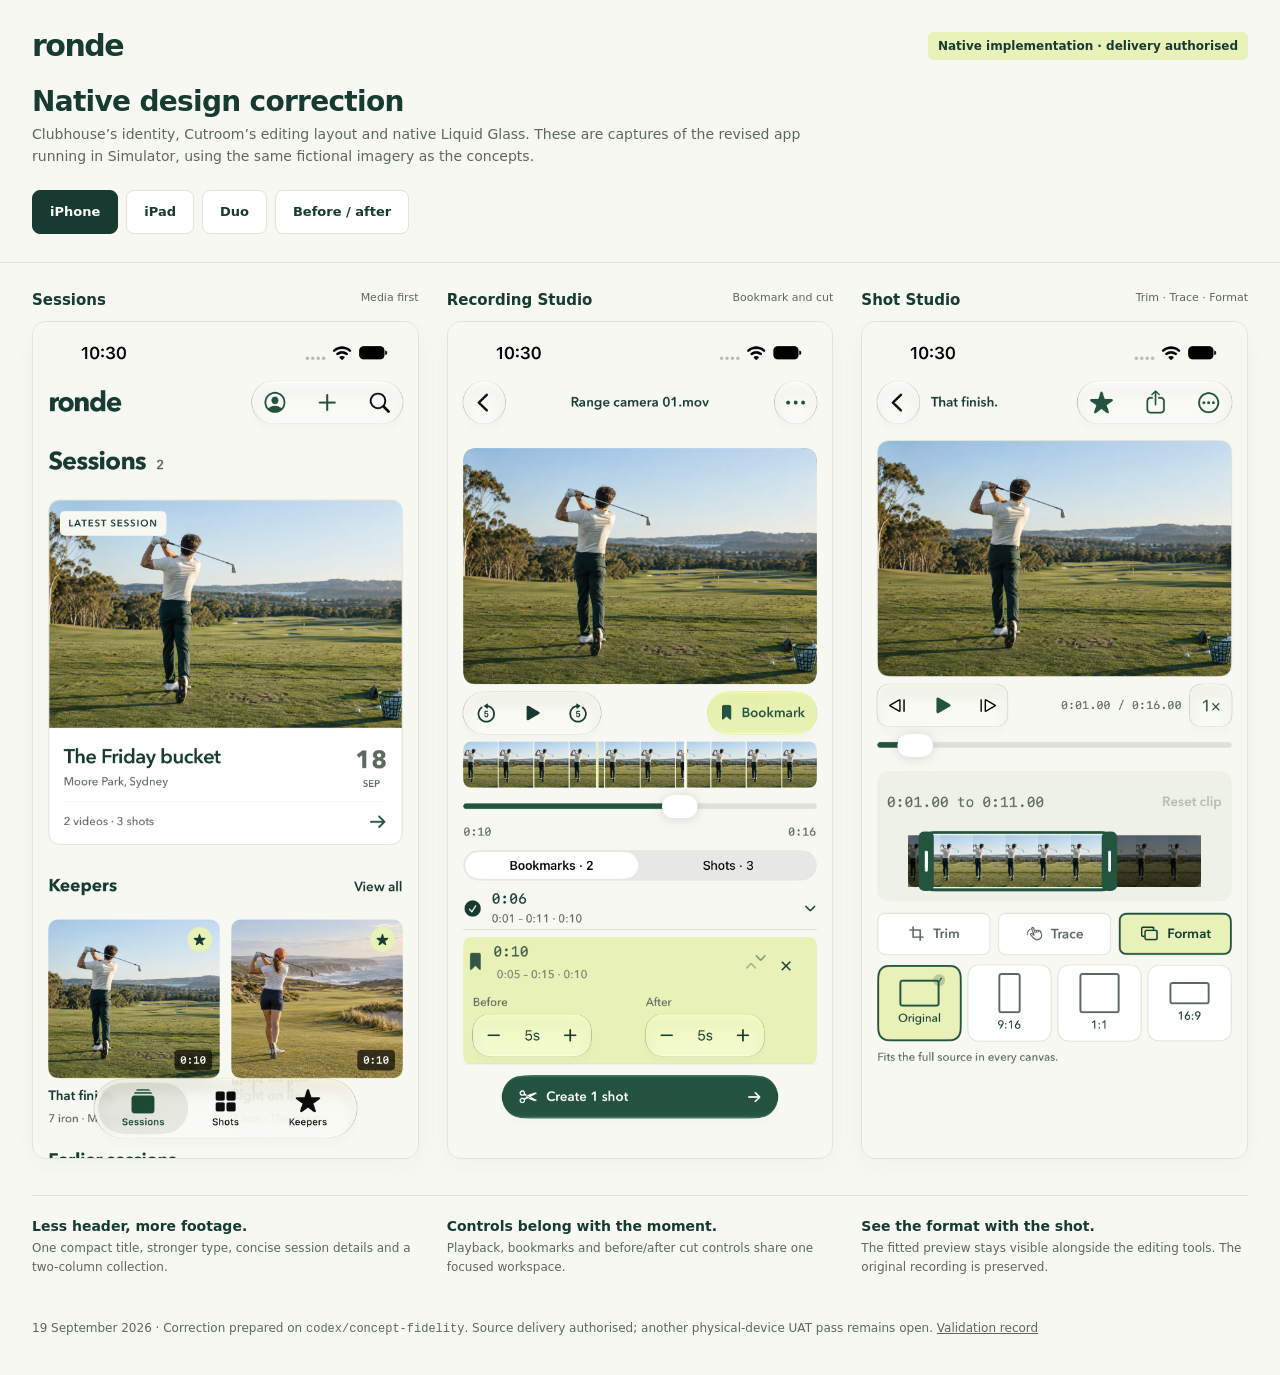
<file: docs/design/2026-09-19-shot-media/native-fidelity/index.html>
<!doctype html>
<html lang="en-AU"><head><meta charset="utf-8"><meta name="viewport" content="width=device-width,initial-scale=1"><title>Ronde · Native design correction</title>
<style>
:root{font-family:"Avenir Next",Avenir,system-ui,sans-serif;color:#173b30;background:#f7f8f2;font-synthesis:none}*{box-sizing:border-box}body{margin:0}header,main{max-width:1360px;margin:auto;padding:28px 32px}header{border-bottom:1px solid #dfe4d9}.identity{display:flex;justify-content:space-between;align-items:center;gap:16px}.brand{font-size:30px;letter-spacing:-1.5px;font-weight:800}.status{font-size:12px;font-weight:600;background:#e8f1b8;border-radius:6px;padding:7px 10px}h1{font-size:28px;letter-spacing:-.7px;margin:22px 0 5px}p{color:#5b695e;line-height:1.6;font-size:14px;margin:0;max-width:780px}nav{display:flex;gap:8px;flex-wrap:wrap;margin-top:22px}button{font:inherit;color:inherit;cursor:pointer;border:1px solid #dfe4d9;background:white;padding:10px 17px;border-radius:8px;font-size:13px;font-weight:600;min-height:44px}button[aria-selected=true]{background:#173b30;color:white;border-color:#173b30}button:focus-visible,a:focus-visible{outline:3px solid #6a885a;outline-offset:4px}.screens{display:grid;grid-template-columns:repeat(3,minmax(0,1fr));gap:28px;align-items:start}figure{margin:0;min-width:0}figcaption{display:flex;justify-content:space-between;gap:12px;font-size:15px;font-weight:700;margin-bottom:12px}figcaption small{font-size:11px;font-weight:500;color:#5b695e}.screen{display:block;text-decoration:none}.screen img{display:block;width:100%;height:auto;border:1px solid #dfe4d9;border-radius:14px;background:white;box-shadow:0 8px 25px #173b3009}.details{display:grid;grid-template-columns:repeat(3,1fr);gap:28px;margin-top:36px;padding-top:22px;border-top:1px solid #dfe4d9}.details strong{display:block;font-size:14px;margin-bottom:5px}.details p{font-size:12px}.wide{grid-template-columns:1fr 1fr}.before{grid-template-columns:1fr 1fr;max-width:860px;margin:auto}.note{padding:0 0 22px;font-size:12px}.extra{margin-top:36px;max-width:380px}dialog{padding:12px;background:#f7f8f2;border:1px solid #dfe4d9;border-radius:14px;max-width:95vw;max-height:95vh}dialog::backdrop{background:#101d18bf}dialog img{display:block;max-width:90vw;max-height:82vh;object-fit:contain}dialog button{display:block;margin:10px 0 0 auto}[hidden]{display:none!important}footer{max-width:1360px;margin:16px auto 40px;padding:0 32px;font-size:12px;color:#5b695e}a{color:inherit}@media(max-width:800px){header,main{padding:20px}.screens,.wide,.before{grid-template-columns:1fr 1fr;gap:16px}.details{grid-template-columns:1fr;gap:16px}.identity{align-items:start}.status{max-width:170px;font-size:10px}h1{font-size:24px}}@media(max-width:520px){.screens,.wide,.before{grid-template-columns:1fr;gap:28px}figure{max-width:400px;margin:auto;width:100%}figcaption small{font-size:10px}nav{gap:5px}button{padding-inline:12px}}
</style></head><body><header><div class="identity"><span class="brand">ronde</span><span class="status">Native implementation · delivery authorised</span></div><h1>Native design correction</h1><p>Clubhouse’s identity, Cutroom’s editing layout and native Liquid Glass. These are captures of the revised app running in Simulator, using the same fictional imagery as the concepts.</p><nav role="tablist" aria-label="Review views"><button role="tab" aria-selected="true" data-view="iphone">iPhone</button><button role="tab" aria-selected="false" data-view="ipad">iPad</button><button role="tab" aria-selected="false" data-view="duo">Duo</button><button role="tab" aria-selected="false" data-view="before">Before / after</button></nav></header><main>
<section id="iphone" role="tabpanel"><div class="screens">
<figure><figcaption>Sessions <small>Media first</small></figcaption><a class="screen" href="sessions-iphone.png"><img src="sessions-iphone.png" alt="Revised native Sessions with a photographic cover and two keeper cards"></a></figure>
<figure><figcaption>Recording Studio <small>Bookmark and cut</small></figcaption><a class="screen" href="recording-iphone.png"><img src="recording-iphone.png" alt="Revised native Recording Studio with source playback and before and after bookmark controls"></a></figure>
<figure><figcaption>Shot Studio <small>Trim · Trace · Format</small></figcaption><a class="screen" href="studio-iphone.png"><img src="studio-iphone.png" alt="Revised native Shot Studio with preview, timeline and four formats together"></a></figure></div>
<div class="details"><div><strong>Less header, more footage.</strong><p>One compact title, stronger type, concise session details and a two-column collection.</p></div><div><strong>Controls belong with the moment.</strong><p>Playback, bookmarks and before/after cut controls share one focused workspace.</p></div><div><strong>See the format with the shot.</strong><p>The fitted preview stays visible alongside the editing tools. The original recording is preserved.</p></div></div>
</section>
<section id="ipad" role="tabpanel" hidden><p class="note">iPad Simulator · native library and editing workspace.</p><div class="screens wide"><figure><figcaption>Sessions</figcaption><a class="screen" href="sessions-ipad.png"><img src="sessions-ipad.png" alt="Revised native iPad Sessions layout"></a></figure><figure><figcaption>Shot Studio</figcaption><a class="screen" href="studio-ipad.png"><img src="studio-ipad.png" alt="Revised native iPad Shot Studio"></a></figure></div></section>
<section id="duo" role="tabpanel" hidden><p class="note">Duo Simulator · adaptive layout only. Physical folding and hinge behaviour have not been verified.</p><div class="screens wide"><figure><figcaption>Sessions</figcaption><a class="screen" href="sessions-duo.png"><img src="sessions-duo.png" alt="Revised Sessions on the available Duo Simulator"></a></figure><figure><figcaption>Shot Studio</figcaption><a class="screen" href="studio-duo.png"><img src="studio-duo.png" alt="Revised Shot Studio on the available Duo Simulator"></a></figure></div></section>
<section id="before" role="tabpanel" hidden><p class="note">The previous capture uses a test pattern; the revised capture uses fictional concept imagery. Compare hierarchy, spacing and the amount of media visible.</p><div class="screens before"><figure><figcaption>Previous native</figcaption><a class="screen" href="../native-evidence/sessions-iphone.png"><img src="../native-evidence/sessions-iphone.png" alt="Previous native Sessions with large titles and introductory copy"></a></figure><figure><figcaption>Revised native</figcaption><a class="screen" href="sessions-iphone.png"><img src="sessions-iphone.png" alt="Revised native Sessions with compact hierarchy and visible keeper grid"></a></figure></div></section>
</main><footer>19 September 2026 · Correction prepared on <code>codex/concept-fidelity</code>. Source delivery authorised; another physical-device UAT pass remains open. <a href="README.md">Validation record</a></footer><dialog aria-label="Native screenshot"><img alt=""><button>Close</button></dialog><script>
const tabs=[...document.querySelectorAll('[role=tab]')],panels=[...document.querySelectorAll('[role=tabpanel]')];function select(tab){tabs.forEach(t=>t.setAttribute('aria-selected',String(t===tab)));panels.forEach(p=>p.hidden=p.id!==tab.dataset.view)}tabs.forEach((tab,i)=>{tab.addEventListener('click',()=>select(tab));tab.addEventListener('keydown',e=>{if(['ArrowRight','ArrowLeft'].includes(e.key)){e.preventDefault();const next=tabs[(i+(e.key==='ArrowRight'?1:-1)+tabs.length)%tabs.length];select(next);next.focus()}})});const dialog=document.querySelector('dialog'),full=dialog.querySelector('img');document.querySelectorAll('.screen').forEach(a=>a.addEventListener('click',e=>{e.preventDefault();full.src=a.href;full.alt=a.querySelector('img').alt;dialog.showModal()}));dialog.querySelector('button').addEventListener('click',()=>dialog.close());dialog.addEventListener('click',e=>{if(e.target===dialog)dialog.close()});
</script></body></html>
</file>
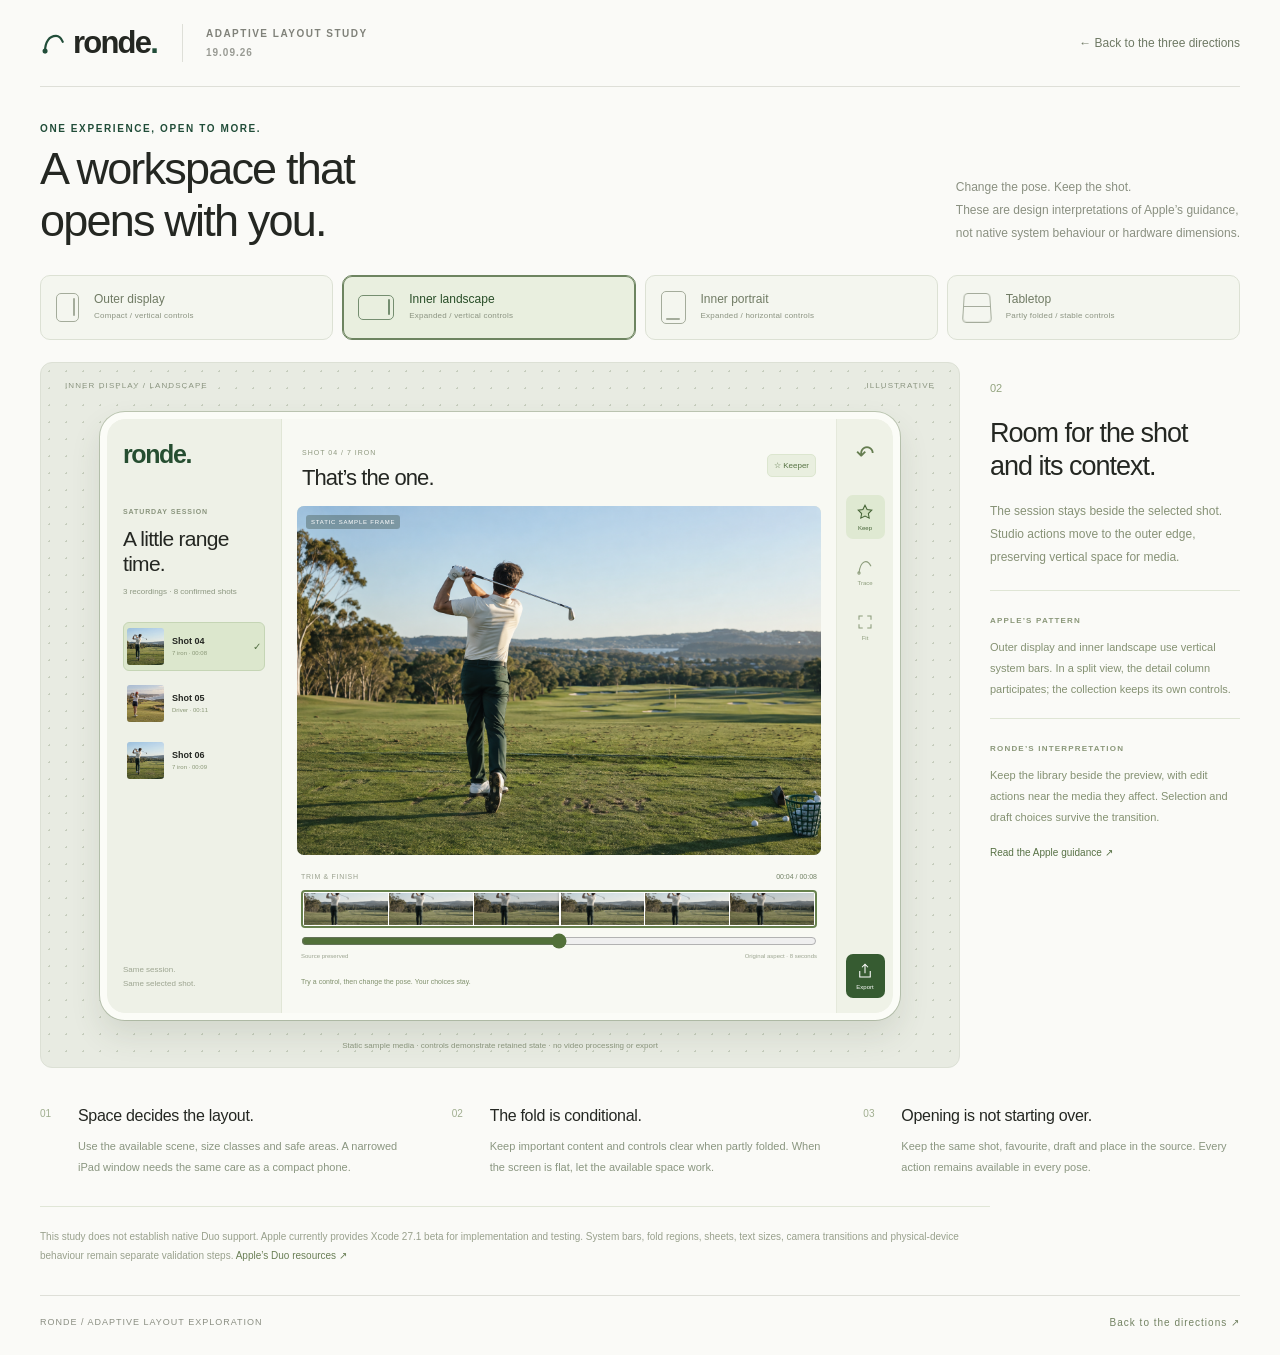
<file: docs/design/2026-09-19-shot-media/adaptive.html>
<!doctype html>
<html lang="en-AU">
<head>
  <meta charset="utf-8">
  <meta name="viewport" content="width=device-width, initial-scale=1">
  <meta name="color-scheme" content="light">
  <title>Ronde · A workspace that opens with you</title>
  <link rel="stylesheet" href="review.css">
  <link rel="stylesheet" href="adaptive.css">
  <script src="adaptive.js" defer></script>
</head>
<body>
  <div class="review-shell">
    <header class="review-header">
      <a class="wordmark" href="index.html" aria-label="Back to Ronde design review"><svg viewBox="0 0 32 32" aria-hidden="true"><path d="M6 25c0-11 5-18 13-18 5 0 8 7 8 7"/><circle cx="6" cy="25" r="3"/></svg>ronde<span class="wordmark-dot">.</span></a>
      <span class="review-date">ADAPTIVE LAYOUT STUDY <span>19.09.26</span></span>
      <a class="back-link" href="index.html?panel=structure">← Back to the three directions</a>
    </header>
    <main>
      <div class="adaptive-intro"><div><p class="eyebrow">ONE EXPERIENCE, OPEN TO MORE.</p><h1>A workspace that<br>opens with you.</h1></div><p>Change the pose. Keep the shot.<br>These are design interpretations of Apple’s guidance,<br>not native system behaviour or hardware dimensions.</p></div>
      <div class="pose-toolbar" role="group" aria-label="Choose an illustrative Duo pose">
        <button type="button" data-pose="outer" aria-pressed="false"><span class="pose-icon pose-icon-outer" aria-hidden="true"></span><span>Outer display<small>Compact / vertical controls</small></span></button>
        <button type="button" data-pose="landscape" aria-pressed="true"><span class="pose-icon pose-icon-landscape" aria-hidden="true"></span><span>Inner landscape<small>Expanded / vertical controls</small></span></button>
        <button type="button" data-pose="portrait" aria-pressed="false"><span class="pose-icon pose-icon-portrait" aria-hidden="true"></span><span>Inner portrait<small>Expanded / horizontal controls</small></span></button>
        <button type="button" data-pose="tabletop" aria-pressed="false"><span class="pose-icon pose-icon-tabletop" aria-hidden="true"></span><span>Tabletop<small>Partly folded / stable controls</small></span></button>
      </div>
      <div class="adaptive-workspace">
        <section class="study-canvas" aria-label="Interactive layout diagram">
          <p class="study-overline"><span id="pose-label">INNER DISPLAY / LANDSCAPE</span><span>ILLUSTRATIVE</span></p>
          <div class="study-device" id="study-device" data-pose="landscape">
            <div class="study-screen">
              <aside class="study-collection" aria-label="Session context">
                <div class="study-brand">ronde.</div><span class="study-session-label">SATURDAY SESSION</span><h2>A little range time.</h2><p>3 recordings · 8 confirmed shots</p>
                <div class="study-list"><div class="study-list-item selected"><img src="assets/range.png" alt=""><span><strong>Shot 04</strong><small>7 iron · 00:08</small></span><span aria-hidden="true">✓</span></div><div class="study-list-item"><img src="assets/course.png" alt=""><span><strong>Shot 05</strong><small>Driver · 00:11</small></span></div><div class="study-list-item"><img src="assets/range.png" alt=""><span><strong>Shot 06</strong><small>7 iron · 00:09</small></span></div></div>
                <span class="context-note">Same session.<br>Same selected shot.</span>
              </aside>
              <div class="study-detail">
                <header class="study-shot-heading"><div><span>SHOT 04 / 7 IRON</span><h2>That’s the one.</h2></div><span class="study-keeper" id="study-keeper">☆ Keeper</span></header>
                <div class="study-media-region"><div class="study-media"><img src="assets/range.png" alt="Fictional golfer finishing an iron shot at a driving range"><span class="still-label">STATIC SAMPLE FRAME</span><svg class="study-trace" id="study-trace" viewBox="0 0 900 600" preserveAspectRatio="none" aria-hidden="true"><path d="M468 500 Q612 57 798 258"/></svg><span class="trace-caption" id="trace-caption">Illustrative manual trace</span></div><span class="media-region-label" aria-hidden="true">01 / MEDIA REGION</span></div>
                <div class="study-edit-region"><span class="controls-region-label" aria-hidden="true">02 / STABLE TOUCH REGION</span><div class="study-timeline-head"><span>TRIM &amp; FINISH</span><span id="study-time">00:04 / 00:08</span></div><div class="study-filmstrip" aria-hidden="true"><i></i><i></i><i></i><i></i><i></i><i></i><span></span></div><label class="timeline-label" for="study-scrubber">Preview position</label><input id="study-scrubber" type="range" min="0" max="8" step="1" value="4" aria-valuetext="4 seconds of 8 seconds"><div class="study-edit-foot"><span>Source preserved</span><span>Original aspect · 8 seconds</span></div><p class="study-feedback" id="study-feedback" aria-live="polite">Try a control, then change the pose. Your choices stay.</p></div>
              </div>
              <div class="study-tools" aria-label="Illustrative studio actions">
                <span class="tool-position" aria-hidden="true">↶</span>
                <button id="study-favourite" type="button" aria-label="Remove from keepers" aria-pressed="true"><svg viewBox="0 0 24 24" aria-hidden="true"><path d="m12 3 2.8 5.7 6.2.9-4.5 4.4 1.1 6.2L12 17.3l-5.6 2.9 1.1-6.2L3 9.6l6.2-.9Z"/></svg><span>Keep</span></button>
                <button id="study-trace-toggle" type="button" aria-label="Show illustrative manual trace" aria-pressed="false"><svg viewBox="0 0 24 24" aria-hidden="true"><path d="M4 20C6 3 15 1 20 11"/><circle cx="4" cy="20" r="1.5"/></svg><span>Trace</span></button>
                <button id="study-format" type="button" aria-label="Change illustrative export format"><svg viewBox="0 0 24 24" aria-hidden="true"><path d="M4 9V4h5M15 4h5v5M20 15v5h-5M9 20H4v-5"/></svg><span id="format-label">Fit</span></button>
                <span class="tool-spacer"></span><button id="study-export" class="study-export" type="button" aria-label="Preview export action"><svg viewBox="0 0 24 24" aria-hidden="true"><path d="M12 15V3m-4 4 4-4 4 4M5 12v8h14v-8"/></svg><span>Export</span></button>
              </div>
              <div class="fold-guide" aria-hidden="true"><span>FOLD REGION</span></div>
            </div>
          </div>
          <p class="study-disclaimer">Static sample media · controls demonstrate retained state · no video processing or export</p>
        </section>
        <aside class="pose-explanation" aria-live="polite">
          <span class="pose-index" id="pose-index">02</span><h2 id="pose-title">Room for the shot<br>and its context.</h2><p id="pose-description">The session stays beside the selected shot. Studio actions move to the outer edge, preserving vertical space for media.</p>
          <div class="evidence-rule"><span>APPLE’S PATTERN</span><p id="apple-pattern">Outer display and inner landscape use vertical system bars. In a split view, the detail column participates; the collection keeps its own controls.</p></div>
          <div class="interpretation"><span>RONDE’S INTERPRETATION</span><p id="ronde-interpretation">Keep the library beside the preview, with edit actions near the media they affect. Selection and draft choices survive the transition.</p></div>
          <a id="pose-source" href="https://developer.apple.com/videos/play/tech-talks/111462/" target="_blank" rel="noopener">Read the Apple guidance ↗</a>
        </aside>
      </div>
      <div class="adaptive-principles"><article><span>01</span><h2>Space decides the layout.</h2><p>Use the available scene, size classes and safe areas. A narrowed iPad window needs the same care as a compact phone.</p></article><article><span>02</span><h2>The fold is conditional.</h2><p>Keep important content and controls clear when partly folded. When the screen is flat, let the available space work.</p></article><article><span>03</span><h2>Opening is not starting over.</h2><p>Keep the same shot, favourite, draft and place in the source. Every action remains available in every pose.</p></article></div>
      <p class="native-boundary">This study does not establish native Duo support. Apple currently provides Xcode 27.1 beta for implementation and testing. System bars, fold regions, sheets, text sizes, camera transitions and physical-device behaviour remain separate validation steps. <a href="https://developer.apple.com/iphone-duo/" target="_blank" rel="noopener">Apple’s Duo resources ↗</a></p>
    </main>
    <footer class="review-footer"><span>RONDE / ADAPTIVE LAYOUT EXPLORATION</span><a href="index.html">Back to the directions ↗</a></footer>
  </div>
</body>
</html>
</file>
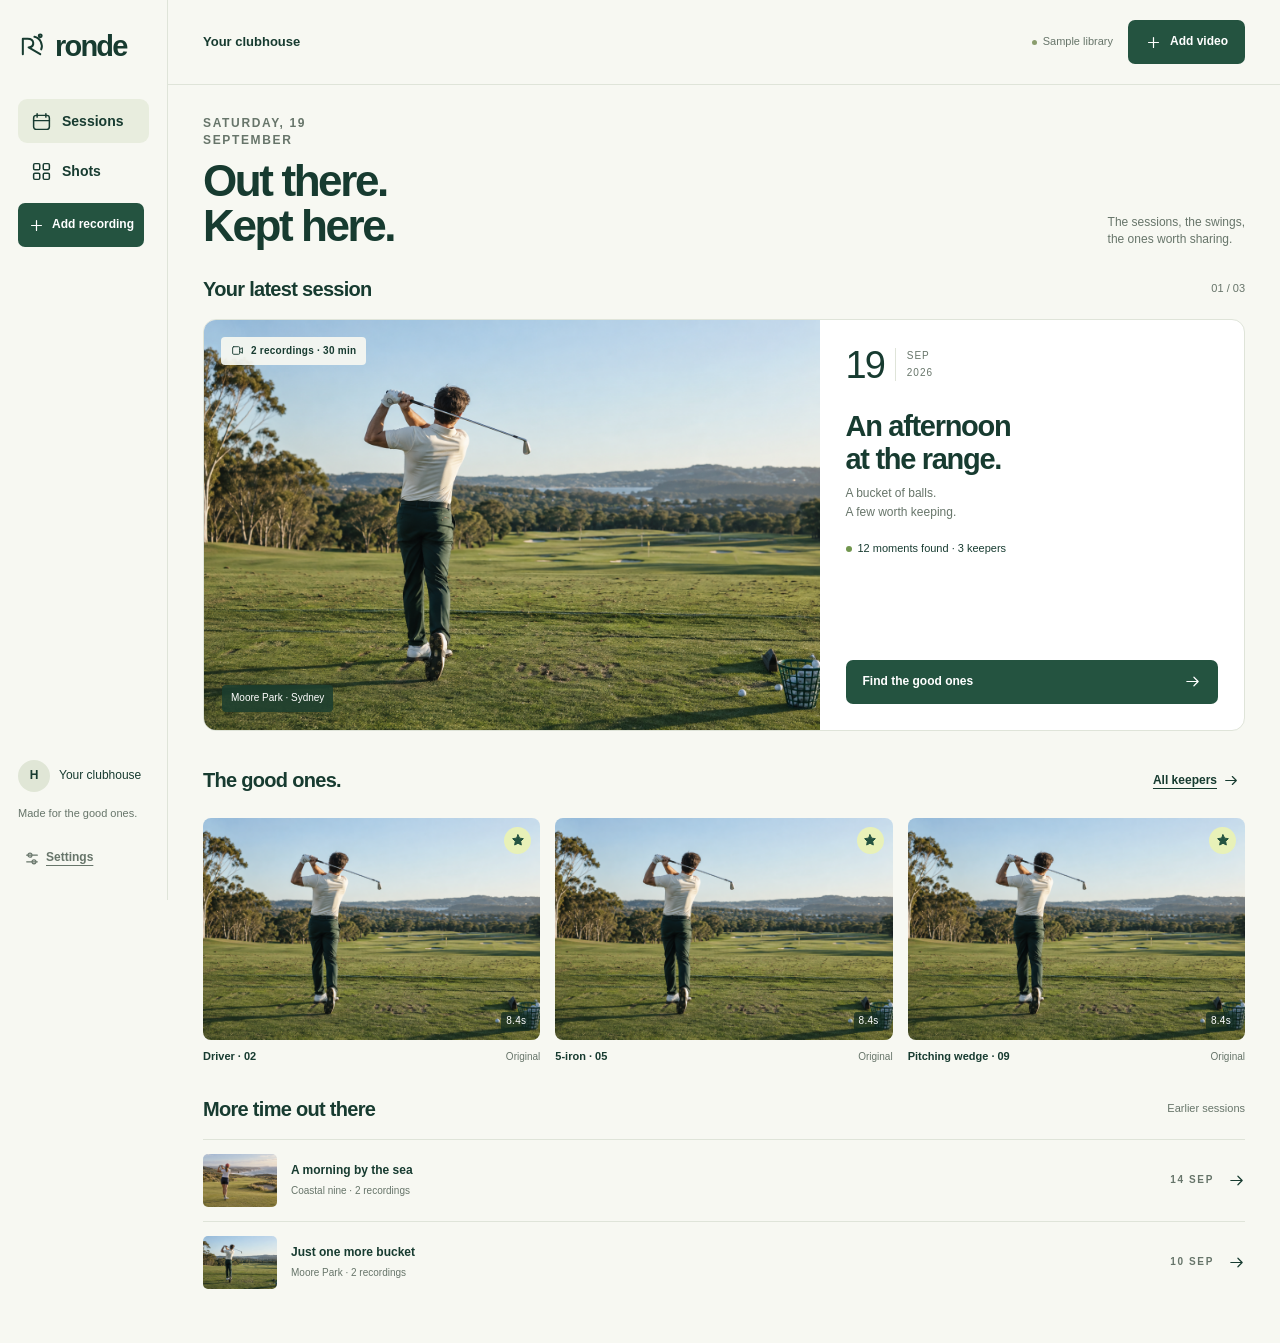
<file: docs/design/2026-09-19-shot-media/clubhouse.html>
<!doctype html>
<html lang="en-AU">
<head>
  <meta charset="utf-8">
  <meta name="viewport" content="width=device-width,initial-scale=1">
  <meta name="color-scheme" content="light">
  <title>Ronde · Clubhouse</title>
  <link rel="stylesheet" href="clubhouse.css">
  <link rel="stylesheet" href="recording-studio.css">
  <script src="recording-studio.js" defer></script>
  <script src="clubhouse.js" defer></script>
</head>
<body>
  <div id="app"></div>
  <dialog id="sheet" aria-labelledby="sheet-title"></dialog>
  <div class="toast" id="toast" role="status" aria-live="polite"></div>
</body>
</html>
</file>
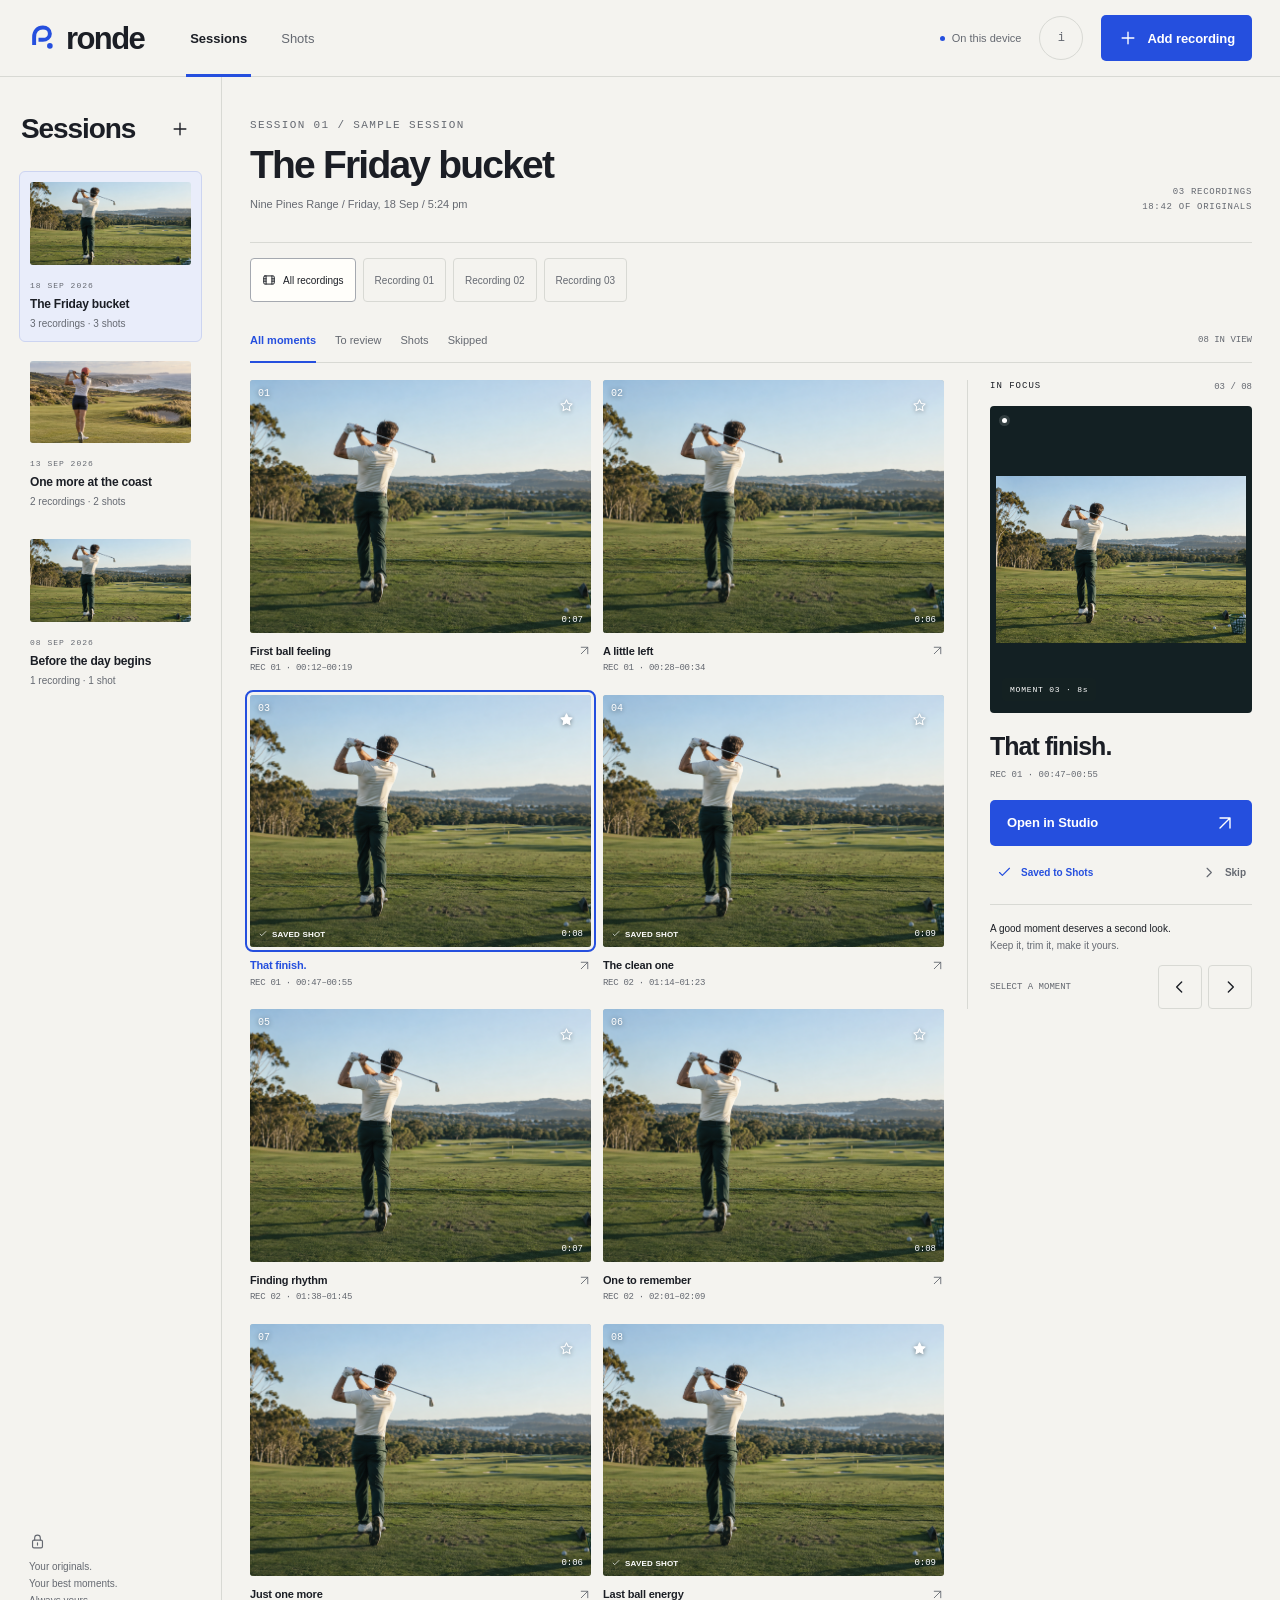
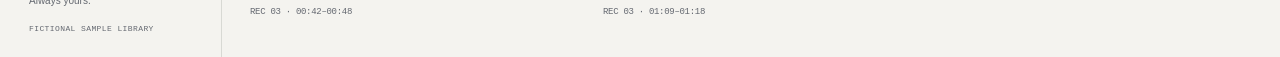
<file: docs/design/2026-09-19-shot-media/cutroom.html>
<!doctype html>
<html lang="en-AU">
<head>
  <meta charset="utf-8">
  <meta name="viewport" content="width=device-width, initial-scale=1">
  <meta name="theme-color" content="#f4f3ef">
  <title>Ronde · Cutroom</title>
  <link rel="stylesheet" href="cutroom.css">
  <script defer src="cutroom.js"></script>
</head>
<body>
  <a class="skip-link" href="#main-content">Skip to content</a>
  <div id="app"></div>
  <dialog id="app-dialog" aria-labelledby="dialog-title"></dialog>
  <div id="toast" class="toast" role="status" aria-live="polite"></div>
</body>
</html>
</file>
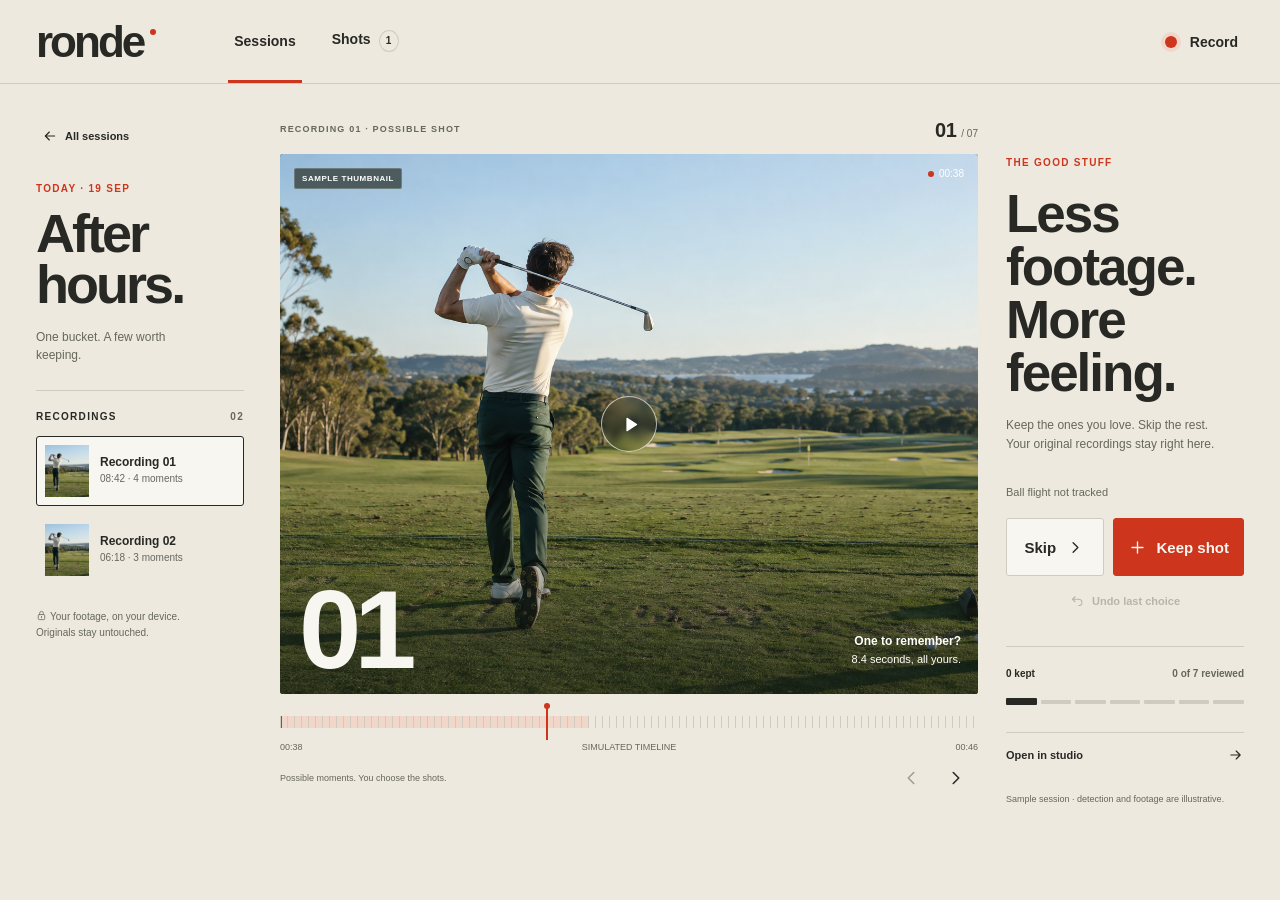
<file: docs/design/2026-09-19-shot-media/fieldwork.html>
<!doctype html>
<html lang="en-AU">
<head>
  <meta charset="utf-8">
  <meta name="viewport" content="width=device-width, initial-scale=1">
  <meta name="theme-color" content="#ede9df">
  <title>Ronde — Fieldwork</title>
  <link rel="stylesheet" href="fieldwork.css">
  <script defer src="fieldwork.js"></script>
</head>
<body>
  <a class="skip-link" href="#main">Skip to content</a>
  <div class="app-shell">
    <header class="app-header">
      <button class="wordmark" data-action="navigate" data-view="sessions" aria-label="Ronde sessions">ronde<span aria-hidden="true"></span></button>
      <nav class="desktop-nav" aria-label="Main navigation">
        <button data-action="navigate" data-view="sessions">Sessions</button>
        <button data-action="navigate" data-view="shots">Shots <span class="saved-count">1</span></button>
      </nav>
      <button class="record-button" data-action="record"><span class="record-dot" aria-hidden="true"></span>Record</button>
    </header>
    <main id="main" tabindex="-1"></main>
    <nav class="mobile-nav" aria-label="Main navigation">
      <button data-action="navigate" data-view="sessions"><svg viewBox="0 0 24 24" aria-hidden="true"><rect x="3" y="7" width="18" height="14" rx="2"/><path d="M7 3h10M5 5h14M8 12h8"/></svg><span>Sessions</span></button>
      <button data-action="navigate" data-view="shots"><svg viewBox="0 0 24 24" aria-hidden="true"><path d="M7 3h10a2 2 0 0 1 2 2v16l-7-4-7 4V5a2 2 0 0 1 2-2Z"/></svg><span>Shots</span><span class="saved-count">1</span></button>
      <span class="nav-caption" aria-hidden="true">A GOOD DAY,<br>WELL KEPT.</span>
    </nav>
  </div>
  <div class="toast" id="toast" role="status" aria-live="polite"></div>
  <dialog id="dialog" aria-labelledby="dialog-title"></dialog>
</body>
</html>
</file>
<file: docs/design/2026-09-19-shot-media/review.css>
:root{--ink:#242722;--muted:#74766f;--paper:#fafaf7;--line:#dedfd8;--green:#214d39;--blue:#2456d5;--red:#bd4b31;font-family:"Avenir Next","Avenir","Helvetica Neue",sans-serif;color:var(--ink);background:var(--paper);font-synthesis:none}
*{box-sizing:border-box}body{margin:0}button,a,input{-webkit-tap-highlight-color:transparent}button{font:inherit;color:inherit;cursor:pointer}a{color:inherit}button,a{touch-action:manipulation}button:focus-visible,a:focus-visible,input:focus-visible{outline:3px solid #54769c;outline-offset:4px}button:active{transform:translateY(1px)}[hidden]{display:none!important}svg{display:block}button svg{width:19px;height:19px;fill:none;stroke:currentColor;stroke-width:1.4}.skip-link{position:fixed;left:20px;top:-70px;z-index:10;background:var(--ink);color:white;padding:12px 18px;border-radius:8px}.skip-link:focus{top:16px}.review-shell{width:min(1424px,100%);padding:0 40px;margin:auto}.review-header{min-height:87px;border-bottom:1px solid var(--line);display:flex;align-items:center;gap:25px}.wordmark{text-decoration:none;display:flex;align-items:center;font-weight:650;font-size:31px;letter-spacing:-1.8px}.wordmark svg{width:27px;height:27px;margin-right:6px;fill:none;stroke:var(--green);stroke-width:2.6;stroke-linecap:round}.wordmark svg circle{fill:var(--green);stroke:none}.wordmark-dot{color:var(--green)}.review-date{font-size:10px;font-weight:650;letter-spacing:1.5px;color:#80827a;border-left:1px solid var(--line);padding-left:23px;line-height:1.9}.review-date span{display:block;letter-spacing:1px;color:#999b94}.review-tabs{margin-left:auto;display:flex;padding:4px;background:#eeefe8;border:1px solid #e5e6de;border-radius:9px;gap:2px}.review-tabs button{border:0;background:transparent;padding:10px 14px;border-radius:6px;font-size:12px;font-weight:550;color:#71756b}.review-tabs button[aria-pressed=true]{background:#fff;color:var(--ink);box-shadow:0 1px 4px #252b2212}.review-intro{padding:28px 0 25px;display:flex;align-items:end;justify-content:space-between;gap:20px}.eyebrow{font-size:10px;font-weight:650;letter-spacing:1.6px;margin:0 0 9px;color:var(--green)}h1{font-weight:500;font-size:clamp(30px,3.5vw,43px);line-height:1.15;letter-spacing:-1.9px;margin:0}.review-intro>p{margin:0 0 2px;font-size:12px;line-height:1.7;color:var(--muted)}.direction-tabs{display:grid;grid-template-columns:repeat(3,1fr);gap:12px;margin-bottom:23px}.direction{--accent:var(--green);--tint:#e6ece0;min-width:0;border:1px solid #dcded6;border-radius:12px;text-align:left;display:flex;flex-direction:column;padding:16px 19px 15px;background:#f4f5ef;position:relative;overflow:hidden;transition:background .18s,border-color .18s,box-shadow .18s}.direction-cutroom{--accent:var(--blue);--tint:#e8edff;background:#f1f3f9}.direction-fieldwork{--accent:var(--red);--tint:#f4e6dd;background:#f8f0e9}.direction[aria-selected=true]{border-color:var(--accent);box-shadow:inset 0 0 0 1px var(--accent);background:var(--tint)}.direction:hover{box-shadow:inset 0 0 0 1px var(--accent);border-color:var(--accent)}.direction-top{display:flex;align-items:center;gap:13px;width:100%;color:var(--accent)}.direction-number{font-size:11px;font-weight:600;font-variant-numeric:tabular-nums}.direction-tag{font-size:8px;letter-spacing:1.15px;font-weight:650}.direction-check{margin-left:auto;font-size:19px;line-height:1;opacity:.45}.direction[aria-selected=true] .direction-check{opacity:1}.direction-name{font-size:29px;letter-spacing:-1.15px;font-weight:550;margin:10px 0 5px;color:var(--accent)}.direction-bottom{display:flex;align-items:center;justify-content:space-between;gap:10px;font-size:11px;line-height:1.4;color:#71756b}.direction-mark{width:32px;height:26px;flex-shrink:0;color:var(--accent);display:flex;position:relative}.clubhouse-mark{overflow:hidden}.clubhouse-mark i{position:absolute;border:1.5px solid currentColor;border-bottom:0;border-radius:50px 50px 0 0;width:24px;height:31px;top:4px;left:0;transform:rotate(20deg)}.clubhouse-mark i+ i{left:9px;top:10px}.cutroom-mark{display:grid;grid-template-columns:1fr 1fr;gap:4px}.cutroom-mark i{background:currentColor;border-radius:2px;opacity:.75}.cutroom-mark i:first-child{opacity:.3}.fieldwork-mark{gap:4px;align-items:center}.fieldwork-mark i{background:currentColor;width:7px;height:15px;transform:skew(-17deg);opacity:.3}.fieldwork-mark i:nth-child(2){height:23px;opacity:1}.fieldwork-mark i:nth-child(3){opacity:.6}.preview-toolbar{display:flex;align-items:center;gap:19px;min-height:56px;border:1px solid var(--line);border-bottom:0;border-radius:12px 12px 0 0;background:#fff;padding:9px 17px}.device-controls,.screen-controls{display:flex;align-items:center;gap:3px}.device-controls{padding-right:20px;border-right:1px solid var(--line)}.device-controls button{border:0;border-radius:6px;background:transparent;display:flex;align-items:center;gap:7px;padding:8px 11px;font-size:11px;color:#777b72}.device-controls button[aria-pressed=true]{color:var(--ink);background:#eceee7}.screen-controls>span{font-size:8px;font-weight:600;letter-spacing:1.1px;color:#93968b;margin-right:9px}.screen-controls button{border:0;border-radius:5px;background:transparent;padding:8px 9px;font-size:11px;color:#74796d}.screen-controls button[aria-pressed=true]{color:var(--green);background:#eef2e9}.standalone-link{margin-left:auto;text-decoration:none;font-size:11px;color:#555d50;white-space:nowrap}.standalone-link span{margin-left:8px;font-size:17px}.standalone-link:hover{text-decoration:underline}.preview-canvas{background:#e9ebe4;background-image:radial-gradient(#cbd0c6 1px,transparent 1px);background-size:17px 17px;border:1px solid var(--line);border-radius:0 0 12px 12px;padding:14px 25px 0;overflow:hidden}.preview-meta{display:flex;align-items:center;justify-content:space-between;font-size:9px;letter-spacing:.6px;color:#7c8275;margin:0 0 13px;font-variant-numeric:tabular-nums}.frame-fit{margin:auto;position:relative}.frame-shell{background:#fff;border-radius:12px;box-shadow:0 14px 28px #303c2815,0 2px 5px #303c2812;overflow:hidden;transform-origin:top left;position:absolute;left:0;top:0}.frame-shell[data-device=phone]{border-radius:30px;border:6px solid #fdfefb;box-shadow:0 14px 35px #29302320,0 0 0 1px #c2c8b9}.frame-shell[data-device=duo]{border:5px solid #fcfdf8;border-radius:24px;box-shadow:0 14px 35px #29302320,0 0 0 1px #c2c8b9}.frame-shell iframe{display:block;border:0;background:#f7f8f2}.prototype-note{margin:14px 0 0;padding-bottom:14px;text-align:center;font-size:9px;line-height:1.6;color:#6f7567;letter-spacing:.2px}.prototype-note>span{display:inline-block;width:5px;height:5px;border-radius:50%;background:#8d9a80;margin:0 6px 1px 0}.concept-caption{display:grid;grid-template-columns:1fr 1.15fr 1fr;gap:35px;padding:26px 5px 28px}.caption-label{font-size:9px;font-weight:650;letter-spacing:1.3px;color:var(--green)}.concept-caption h2{font-size:19px;line-height:1.4;letter-spacing:-.5px;font-weight:550;margin:7px 0 0}.concept-caption>p,.tradeoff p{font-size:12px;line-height:1.8;color:#73786b;margin:0}.tradeoff{padding-left:25px;border-left:1px solid var(--line)}.tradeoff>span{font-size:8px;font-weight:650;letter-spacing:1.2px;color:#95988e;display:block;margin-bottom:7px}.review-footer{border-top:1px solid var(--line);padding:21px 0 27px;display:flex;justify-content:space-between;font-size:9px;letter-spacing:1px;color:#8b8f83}.review-footer span:last-child{letter-spacing:0;font-size:10px}.structure-heading{padding:43px 0 29px}.structure-heading h1{font-size:48px}.structure-heading>p:last-child{font-size:13px;color:var(--muted);margin:16px 0 0}.model-flow{list-style:none;padding:0;margin:0;display:grid;grid-template-columns:repeat(5,1fr);border:1px solid var(--line);border-radius:12px;overflow:hidden;background:#fff}.model-flow li{padding:24px 20px;position:relative}.model-flow li+li{border-left:1px solid var(--line)}.model-flow li:not(:last-child):after{content:"→";position:absolute;right:-9px;top:50px;z-index:1;font-size:16px;line-height:20px;background:#fff}.model-flow .model-shot{background:#e9eee1}.model-shot:after{background:#e9eee1!important}.model-number{font-size:10px;font-variant-numeric:tabular-nums;color:#999c92}.model-flow h2{font-size:18px;letter-spacing:-.6px;font-weight:550;margin:10px 0}.model-flow h2 span{float:right;color:var(--green)}.model-flow p{font-size:11px;line-height:1.75;color:#72796a;min-height:60px;margin:0 0 16px}.model-example{font-size:9px;color:#67785c;display:block;border-top:1px solid #e2e7d9;padding-top:13px;line-height:1.5}.principle-grid{display:grid;grid-template-columns:repeat(3,1fr);gap:35px;padding:36px 0 41px}.principle-grid article{padding:0 20px 0 0}.principle-index{font-size:11px;border:1px solid #cdd5c4;border-radius:50%;width:28px;height:28px;display:flex;align-items:center;justify-content:center;color:#75836a;margin-bottom:18px}.principle-grid h2{font-size:21px;line-height:1.4;letter-spacing:-.6px;font-weight:500;margin:0 0 12px}.principle-grid p{color:#767d6d;font-size:12px;line-height:1.9;margin:0}.device-story{display:grid;grid-template-columns:1fr 1fr;align-items:center;gap:40px;padding:40px;background:#ecf0e6;border-radius:13px;margin-bottom:32px;overflow:hidden}.device-story h2{font-weight:500;font-size:34px;line-height:1.15;letter-spacing:-1.3px;margin:0}.device-story p:not(.eyebrow){font-size:12px;line-height:1.9;color:#748168;max-width:440px;margin:16px 0 20px}.study-link{display:inline-flex;gap:25px;align-items:center;border-bottom:1px solid #98a88a;padding-bottom:5px;text-decoration:none;font-size:12px;font-weight:550;color:var(--green)}.study-link:hover{border-color:var(--green)}.mini-devices{position:relative;display:flex;align-items:end;justify-content:center;gap:17px;padding:26px 0}.mini-phone{background:#fcfdf8;box-shadow:0 10px 20px #3340241c;border:5px solid #fff;width:100px;height:178px;border-radius:17px;padding:12px 5px;transform:rotate(-6deg);flex-shrink:0}.mini-phone i{display:block;width:100%;height:83px;background:url('assets/range.png') center/cover;border-radius:5px;margin-bottom:15px}.mini-phone span{display:block;height:5px;width:80%;border-radius:3px;background:#dbe2d2;margin:7px 0}.mini-phone span:last-child{width:55%}.mini-duo{width:300px;height:200px;background:#fafcf5;border:6px solid #fff;border-radius:18px;box-shadow:0 13px 24px #3340241b;display:grid;grid-template-columns:80px 1fr 27px;gap:7px;padding:8px;transform:rotate(3deg)}.mini-duo>div:first-child{display:grid;gap:7px}.mini-duo>div:first-child i{background:#dce5d1;border-radius:3px}.mini-media{background:url('assets/course.png') center/cover;border-radius:5px}.mini-rail{display:flex;flex-direction:column;gap:10px;align-items:center;justify-content:center;background:#eaf0e0;border-radius:5px}.mini-rail i{width:10px;height:10px;border:1px solid #8ea07c;border-radius:3px}.source-notes{display:grid;grid-template-columns:1fr 1fr;gap:60px;padding:0 0 36px}.source-notes h2{font-size:13px;font-weight:550;margin:0 0 12px}.source-notes p{font-size:11px;line-height:1.9;color:#858b7d;margin:0;max-width:490px}.source-notes a{display:block;width:fit-content;font-size:11px;color:#6d7961;text-decoration:none;line-height:2.1}.source-notes a:hover{text-decoration:underline}
@media(min-width:1500px){.review-shell{padding:0 48px}.frame-shell{border-radius:14px}}
@media(max-width:1000px){.review-shell{padding:0 25px}.review-date{display:none}.review-intro>p{max-width:210px}.preview-toolbar{gap:10px;padding:9px 10px}.device-controls{padding-right:9px}.device-controls button{padding:8px}.screen-controls>span{display:none}.screen-controls button{padding:8px}.standalone-link{font-size:10px}.direction-tag{font-size:7px;letter-spacing:.7px}.direction-name{font-size:26px}.direction{padding:14px}.concept-caption{gap:22px}.concept-caption h2{font-size:17px}.model-flow{grid-template-columns:repeat(3,1fr)}.model-flow li:nth-child(4){border-left:0;border-top:1px solid var(--line)}.model-flow li:nth-child(5){border-top:1px solid var(--line)}.model-flow li:nth-child(3):after{display:none}.device-story{padding:30px;gap:20px}.mini-phone{width:80px;height:148px}.mini-phone i{height:64px}.mini-duo{width:240px;height:170px;grid-template-columns:60px 1fr 22px}.mini-devices{gap:8px}}
@media(max-width:720px){.review-shell{padding:0 16px}.review-header{min-height:72px;gap:10px}.wordmark{font-size:26px}.wordmark svg{width:23px;height:23px}.review-tabs{padding:3px}.review-tabs button{padding:9px;font-size:10px}.review-intro{padding:24px 0 19px;align-items:start}.review-intro>p{display:none}.review-intro h1{font-size:28px;max-width:400px;letter-spacing:-1.2px}.direction-tabs{gap:7px;margin-bottom:17px}.direction{border-radius:9px;padding:11px 9px}.direction-top{gap:5px}.direction-number{font-size:9px}.direction-tag{display:none}.direction-check{display:none}.direction-name{font-size:18px;letter-spacing:-.6px;margin:7px 0 0}.direction-bottom{display:none}.direction-mark{display:none}.preview-toolbar{flex-wrap:wrap;gap:5px 10px;padding:9px}.device-controls{border:0;padding:0}.device-controls button{font-size:10px;gap:5px;padding:7px 8px}.device-controls svg{width:16px;height:16px}.standalone-link{order:2;margin-left:auto;font-size:9px}.screen-controls{order:3;width:100%;border-top:1px solid #edf0e7;padding-top:6px;margin-top:3px}.screen-controls>span{display:block;margin-left:4px;font-size:7px}.screen-controls button{font-size:10px;padding:6px 10px}.preview-canvas{padding:12px 15px 0}.preview-meta{font-size:8px;letter-spacing:0;margin-bottom:13px}.prototype-note{font-size:8px;max-width:270px;margin:12px auto 0}.concept-caption{grid-template-columns:1fr;padding:21px 3px 24px;gap:14px}.concept-caption>p{font-size:12px}.tradeoff{padding:0 0 0 14px}.concept-caption h2{font-size:21px}.tradeoff p{font-size:11px}.review-footer{padding:19px 0;font-size:7px;gap:20px;align-items:center}.review-footer span:last-child{max-width:145px;font-size:9px;line-height:1.5;text-align:right}.structure-heading{padding-top:30px}.structure-heading h1{font-size:41px}.model-flow{grid-template-columns:1fr}.model-flow li{padding:19px 20px;display:grid;grid-template-columns:30px 1fr;gap:5px 10px}.model-flow li+li{border-left:0;border-top:1px solid var(--line)}.model-flow li:after{display:none}.model-number{grid-row:1/4;padding-top:7px}.model-flow h2{margin:0;font-size:19px}.model-flow p{min-height:0;margin:0;font-size:11px}.model-example{padding-top:7px;margin-top:4px}.principle-grid{grid-template-columns:1fr;gap:27px;padding:29px 0}.principle-grid article{padding-left:44px;position:relative}.principle-index{position:absolute;left:0;top:4px;width:26px;height:26px}.principle-grid h2{font-size:20px}.principle-grid h2 br{display:none}.device-story{grid-template-columns:1fr;padding:25px;gap:12px}.device-story h2{font-size:31px}.mini-devices{justify-content:center;padding:17px 0 5px}.source-notes{grid-template-columns:1fr;gap:25px}.source-notes h2{font-size:12px}.source-notes p{font-size:11px}}
@media(prefers-reduced-motion:reduce){*,*:before,*:after{scroll-behavior:auto!important;transition:none!important;animation:none!important}}
</file>
<file: docs/design/ronde-redesign-concepts/styles.css>
:root {
  --page: #eceee9;
  --page-ink: #16221d;
  --page-muted: #66726c;
  --hairline: rgba(22, 34, 29, 0.12);
  font-family: -apple-system, BlinkMacSystemFont, "SF Pro Display", "Helvetica Neue", sans-serif;
  color: var(--page-ink);
  background: var(--page);
  font-synthesis: none;
  text-rendering: geometricPrecision;
}

* { box-sizing: border-box; }

html { scroll-behavior: smooth; }

body {
  margin: 0;
  min-width: 320px;
  background:
    radial-gradient(circle at 12% -10%, rgba(255,255,255,.94), transparent 31rem),
    linear-gradient(180deg, #f4f5f1 0, var(--page) 60rem);
}

button { font: inherit; }

button:focus-visible {
  outline: 3px solid #147a68;
  outline-offset: 3px;
}

.symbol-sprite {
  position: absolute;
  width: 0;
  height: 0;
  overflow: hidden;
}

.page-header,
.concept-switcher,
main,
.page-footer {
  width: min(1420px, calc(100% - 48px));
  margin-inline: auto;
}

.page-header {
  display: flex;
  align-items: end;
  justify-content: space-between;
  gap: 30px;
  padding: 56px 0 28px;
  border-bottom: 1px solid var(--hairline);
}

.brand-lockup { display: flex; align-items: flex-start; gap: 18px; }

.brand-mark {
  position: relative;
  width: 38px;
  height: 38px;
  border: 1px solid #18352b;
  border-radius: 50%;
  margin-top: 4px;
}

.brand-mark::before,
.brand-mark span {
  content: "";
  position: absolute;
  left: 8px;
  bottom: 8px;
  width: 21px;
  height: 16px;
  border-top: 1.5px solid #18352b;
  border-radius: 50%;
  transform: rotate(-35deg);
}

.brand-mark span { left: 13px; bottom: 14px; width: 15px; height: 10px; }

.brand-lockup p,
.header-note {
  margin: 0 0 7px;
  color: var(--page-muted);
  font-size: 12px;
  font-weight: 650;
  letter-spacing: .11em;
  text-transform: uppercase;
}

.brand-lockup h1 {
  margin: 0;
  max-width: 780px;
  font-size: clamp(30px, 4.2vw, 57px);
  line-height: .99;
  letter-spacing: -.05em;
  font-weight: 650;
}

.header-note { max-width: 290px; text-align: right; line-height: 1.55; }

.concept-switcher {
  position: sticky;
  z-index: 20;
  top: 12px;
  display: grid;
  grid-template-columns: repeat(3, 1fr);
  gap: 4px;
  margin-top: 18px;
  padding: 5px;
  border: 1px solid rgba(255,255,255,.75);
  border-radius: 22px;
  background: rgba(245,247,243,.72);
  box-shadow: 0 18px 50px rgba(20,36,28,.09);
  backdrop-filter: blur(24px) saturate(130%);
  -webkit-backdrop-filter: blur(24px) saturate(130%);
}

.concept-tab {
  display: grid;
  grid-template-columns: auto 1fr;
  grid-template-rows: auto auto;
  column-gap: 12px;
  align-items: center;
  padding: 13px 18px;
  color: #627069;
  text-align: left;
  border: 0;
  border-radius: 17px;
  background: transparent;
  cursor: pointer;
  transition: color 180ms ease, background 180ms ease, box-shadow 180ms ease, transform 180ms ease;
}

.concept-tab:hover { color: #20332b; transform: translateY(-1px); }

.concept-tab.is-active {
  color: #11271e;
  background: rgba(255,255,255,.9);
  box-shadow: 0 2px 2px rgba(31,50,40,.04), 0 8px 24px rgba(31,50,40,.08);
}

.concept-tab span { grid-row: 1 / 3; font-size: 11px; letter-spacing: .12em; }
.concept-tab strong { font-size: 15px; letter-spacing: -.015em; }
.concept-tab small { font-size: 11px; opacity: .68; }

.concept { padding: 52px 0 60px; }
.concept[hidden] { display: none; }

.concept-intro {
  display: grid;
  grid-template-columns: minmax(0, 1.3fr) minmax(520px, 1fr);
  gap: 80px;
  align-items: end;
  margin-bottom: 34px;
}

.eyebrow {
  margin: 0 0 12px;
  font-size: 11px;
  font-weight: 750;
  letter-spacing: .16em;
  text-transform: uppercase;
}

.concept h2 {
  margin: 0 0 12px;
  font-size: clamp(46px, 6vw, 76px);
  line-height: .94;
  letter-spacing: -.065em;
  font-weight: 650;
}

.concept-lede {
  max-width: 730px;
  margin: 0;
  color: #5d6a63;
  font-size: 18px;
  line-height: 1.45;
  letter-spacing: -.015em;
}

.concept-notes {
  display: grid;
  grid-template-columns: repeat(3, 1fr);
  margin: 0;
  border-top: 1px solid var(--hairline);
}

.concept-notes div { padding: 14px 14px 0 0; }
.concept-notes dt { margin-bottom: 5px; color: #758078; font-size: 10px; font-weight: 750; letter-spacing: .12em; text-transform: uppercase; }
.concept-notes dd { margin: 0; font-size: 13px; line-height: 1.35; letter-spacing: -.01em; }

.concept-caddie {
  --accent: #1f5b43;
  --accent-soft: #dce9df;
  --accent-2: #d5a642;
  --ink: #17372b;
  --muted: #66776f;
  --canvas: #f2efe5;
  --surface: #fffdf7;
  --glass: rgba(253,252,246,.76);
}

.concept-flightline {
  --accent: #176d78;
  --accent-soft: #d6eced;
  --accent-2: #55c6ca;
  --ink: #132f35;
  --muted: #63767a;
  --canvas: #edf1ef;
  --surface: #fbfdfc;
  --glass: rgba(245,251,250,.73);
}

.concept-journal {
  --accent: #3e583a;
  --accent-soft: #dfe7d6;
  --accent-2: #ba7c3f;
  --ink: #303c2d;
  --muted: #72796a;
  --canvas: #f4eee2;
  --surface: #fffaf0;
  --glass: rgba(255,250,240,.74);
}

.concept .eyebrow { color: var(--accent); }

.phone-board {
  display: grid;
  grid-template-columns: repeat(4, minmax(265px, 1fr));
  gap: 18px;
  align-items: start;
}

.phone {
  min-width: 0;
  padding: 18px 13px 15px;
  border: 1px solid rgba(25,45,36,.1);
  border-radius: 28px;
  background: rgba(255,255,255,.46);
  box-shadow: 0 18px 60px rgba(24,42,33,.07);
}

.screen-label {
  margin: 0 0 12px 7px;
  color: #758078;
  font-size: 10px;
  font-weight: 750;
  letter-spacing: .15em;
  text-transform: uppercase;
}

.device-shell {
  width: 100%;
  padding: 5px;
  border-radius: 37px;
  background: linear-gradient(150deg, #424744 0, #121513 42%, #464b47 100%);
  box-shadow: 0 10px 25px rgba(8,16,12,.18), inset 0 0 0 1px rgba(255,255,255,.14);
}

.phone-screen {
  position: relative;
  height: 620px;
  overflow: hidden;
  color: var(--ink);
  border-radius: 32px;
  background: var(--canvas);
}

.phone-screen::before {
  content: "";
  position: absolute;
  z-index: 30;
  top: 7px;
  left: 50%;
  width: 76px;
  height: 21px;
  border-radius: 20px;
  background: #090b0a;
  transform: translateX(-50%);
}

.statusbar {
  position: absolute;
  z-index: 29;
  top: 0;
  left: 0;
  display: flex;
  justify-content: space-between;
  width: 100%;
  height: 38px;
  padding: 11px 20px 0;
  color: currentColor;
  font-size: 9px;
  font-weight: 700;
  letter-spacing: -.02em;
}

.home-indicator {
  position: absolute;
  z-index: 50;
  bottom: 6px;
  left: 50%;
  width: 103px;
  height: 4px;
  border-radius: 10px;
  background: currentColor;
  opacity: .78;
  transform: translateX(-50%);
}

.app-screen { background: var(--canvas); }

.app-content {
  height: 100%;
  overflow: hidden;
  padding: 52px 15px 94px;
}

.app-header {
  display: flex;
  align-items: flex-start;
  justify-content: space-between;
  gap: 10px;
  margin-bottom: 15px;
}

.app-header.compact { align-items: center; margin-bottom: 12px; }
.app-header p, .app-header h3 { margin: 0; }
.app-header h3 { margin-top: 4px; font-size: 21px; line-height: 1.08; letter-spacing: -.04em; }

.micro {
  color: var(--accent);
  font-size: 8px;
  font-weight: 760;
  letter-spacing: .14em;
  text-transform: uppercase;
}

.avatar,
.round-action {
  display: grid;
  flex: 0 0 auto;
  place-items: center;
  width: 34px;
  height: 34px;
  color: white;
  border: 0;
  border-radius: 50%;
  background: var(--accent);
  font-size: 10px;
  font-weight: 750;
}

.round-action {
  color: var(--ink);
  border: 1px solid rgba(22,45,36,.08);
  background: rgba(255,255,255,.66);
}

.round-action svg { width: 15px; height: 15px; fill: none; stroke: currentColor; stroke-width: 1.8; }

.toolbar-actions {
  display: flex;
  align-items: center;
  gap: 6px;
}

.import-action {
  min-width: 51px;
  height: 32px;
  padding: 0 11px;
  color: var(--accent);
  border-radius: 16px;
  font-size: 9px;
  font-weight: 720;
}

/* Legacy prototype nodes are hidden before JavaScript removes them. */
.floating-add { display: none !important; }

.media-hero,
.flightline-hero,
.journal-feature {
  position: relative;
  height: 211px;
  overflow: hidden;
  color: white;
  border-radius: 18px;
  box-shadow: 0 12px 30px rgba(20,40,30,.12);
}

.media-day {
  background:
    radial-gradient(circle at 16% 74%, rgba(255,241,191,.68) 0 2px, transparent 3px),
    linear-gradient(170deg, transparent 0 63%, rgba(9,66,42,.16) 63% 64%, transparent 64%),
    linear-gradient(164deg, transparent 0 69%, #387351 69% 73%, #174a34 73%),
    linear-gradient(165deg, #a9d6d1 0, #dde1bd 54%, #759a6f 55%, #285c43 100%);
}

.media-night {
  background:
    radial-gradient(circle at 18% 18%, rgba(255,244,184,.96) 0 2px, rgba(255,239,180,.19) 3px 34px, transparent 35px),
    linear-gradient(160deg, transparent 0 68%, #2d7052 68%, #123a2b 100%),
    linear-gradient(165deg, #132c3e, #31576c 55%, #d59054 56%, #254d3b 100%);
}

.media-cloud {
  background:
    radial-gradient(ellipse at 74% 25%, rgba(255,255,255,.42), transparent 32%),
    linear-gradient(165deg, transparent 0 67%, #6c8f62 67%, #31543b 100%),
    linear-gradient(160deg, #9fb7b9, #d9d4b9 58%, #557557 59%);
}

.media-soft {
  background:
    linear-gradient(164deg, transparent 0 64%, rgba(78,88,61,.3) 64% 67%, transparent 67%),
    linear-gradient(166deg, #d6cbb0 0, #b9c4ab 59%, #698060 60%, #405a43 100%);
}

.media-green {
  background:
    radial-gradient(circle at 72% 27%, rgba(255,255,255,.46), transparent 22%),
    linear-gradient(164deg, transparent 0 65%, #799060 65%, #4b6546 100%),
    linear-gradient(155deg, #9cbf9e, #e8ddba 58%, #728461 59%);
}

.media-topline {
  position: absolute;
  z-index: 4;
  top: 10px;
  left: 10px;
  right: 10px;
  display: flex;
  align-items: center;
  justify-content: space-between;
  font-size: 8px;
  font-weight: 680;
}

.glass,
.glass-pill {
  border: 1px solid rgba(255,255,255,.58);
  background: var(--glass);
  box-shadow: inset 0 1px 0 rgba(255,255,255,.6), 0 7px 22px rgba(19,41,31,.1);
  backdrop-filter: blur(18px) saturate(125%);
  -webkit-backdrop-filter: blur(18px) saturate(125%);
}

.media-topline .glass-pill {
  display: inline-flex;
  align-items: center;
  gap: 3px;
  padding: 5px 7px;
  color: #20382f;
  border-radius: 20px;
  background: rgba(255,255,255,.64);
}

.glass-pill svg { width: 10px; height: 10px; fill: none; stroke: currentColor; stroke-width: 1.8; }
.media-time { text-shadow: 0 1px 6px rgba(0,0,0,.3); }

.golfer { position: absolute; z-index: 2; left: 43px; bottom: 23px; width: 28px; height: 80px; }
.golfer i { position: absolute; top: 6px; left: 11px; width: 9px; height: 9px; border-radius: 50%; background: #18251f; }
.golfer b { position: absolute; top: 16px; left: 7px; width: 16px; height: 33px; border-radius: 8px 8px 4px 4px; background: #1d3127; transform: rotate(-8deg); }
.golfer b::before, .golfer b::after { content: ""; position: absolute; top: 4px; width: 5px; height: 42px; border-radius: 5px; background: #1d3127; }
.golfer b::before { left: -3px; transform: rotate(40deg); transform-origin: top; }
.golfer b::after { right: -2px; transform: rotate(-48deg); transform-origin: top; }
.golfer em { position: absolute; top: 43px; left: 7px; width: 5px; height: 35px; border-radius: 5px; background: #18251f; box-shadow: 11px 0 #18251f; }
.golfer::after { content: ""; position: absolute; top: -4px; left: 13px; width: 2px; height: 74px; background: rgba(235,237,221,.86); transform: rotate(-50deg); transform-origin: bottom; }

.tracer { position: absolute; z-index: 3; inset: 0; width: 100%; height: 100%; overflow: visible; }
.tracer path { fill: none; stroke-linecap: round; }
.tracer .observed { stroke: var(--accent-2); stroke-width: 3; filter: drop-shadow(0 1px 4px rgba(0,0,0,.28)); }
.tracer .estimated { stroke: var(--accent-2); stroke-width: 2.4; stroke-dasharray: 5 6; opacity: .88; }
.tracer-cyan .observed, .tracer-cyan .estimated { stroke: #73f1e9; }
.tracer-cream .observed, .tracer-cream .estimated { stroke: #fff0b8; }

.play-button {
  position: absolute;
  z-index: 6;
  top: 50%;
  left: 50%;
  display: grid;
  place-items: center;
  width: 39px;
  height: 39px;
  color: #173027;
  border: 1px solid rgba(255,255,255,.68);
  border-radius: 50%;
  background: rgba(255,255,255,.79);
  box-shadow: 0 7px 22px rgba(0,0,0,.16);
  transform: translate(-50%, -50%);
  backdrop-filter: blur(12px);
}

.play-button svg { width: 14px; height: 14px; fill: currentColor; stroke: currentColor; }

.media-caption {
  position: absolute;
  z-index: 5;
  left: 11px;
  right: 11px;
  bottom: 11px;
  display: flex;
  align-items: end;
  justify-content: space-between;
  text-shadow: 0 2px 8px rgba(0,0,0,.38);
}

.media-caption div { display: grid; gap: 2px; }
.media-caption small { font-size: 7px; letter-spacing: .15em; font-weight: 750; }
.media-caption strong { font-size: 13px; }
.media-caption > span { font-size: 9px; }

.metric-strip {
  display: grid;
  grid-template-columns: repeat(3, 1fr);
  margin: 11px 0 13px;
  border: 1px solid rgba(25,57,43,.08);
  border-radius: 13px;
  background: rgba(255,255,255,.52);
}

.metric-strip div { display: grid; gap: 1px; padding: 10px 11px; border-right: 1px solid rgba(25,57,43,.08); }
.metric-strip div:last-child { border-right: 0; }
.metric-strip strong { color: var(--ink); font-size: 17px; letter-spacing: -.04em; }
.metric-strip span { color: var(--muted); font-size: 8px; }

.section-heading { display: flex; align-items: center; justify-content: space-between; margin: 11px 1px 8px; }
.section-heading h4 { margin: 0; color: var(--ink); font-size: 13px; letter-spacing: -.02em; }
.section-heading button { color: var(--accent); border: 0; background: transparent; font-size: 9px; font-weight: 680; }
.section-heading button svg { width: 14px; height: 14px; fill: currentColor; }

.card-carousel { display: grid; grid-template-columns: 1.08fr .92fr; gap: 8px; }
.mini-media { position: relative; display: flex; flex-direction: column; justify-content: end; height: 89px; overflow: hidden; padding: 9px; color: white; border-radius: 12px; box-shadow: inset 0 -48px 40px -35px rgba(0,0,0,.58); }
.mini-media span { position: absolute; top: 7px; right: 7px; padding: 3px 5px; border-radius: 10px; background: rgba(255,255,255,.72); color: #22362e; font-size: 7px; font-weight: 720; }
.mini-media strong { font-size: 11px; }
.mini-media small { margin-top: 2px; font-size: 7px; opacity: .82; }

.tabbar {
  position: absolute;
  z-index: 18;
  right: 12px;
  bottom: 17px;
  left: 12px;
  display: grid;
  grid-template-columns: repeat(3, 1fr);
  height: 54px;
  padding: 5px;
  border-radius: 18px;
}

.tabbar button {
  display: flex;
  flex-direction: column;
  align-items: center;
  justify-content: center;
  gap: 2px;
  color: var(--muted);
  border: 0;
  border-radius: 13px;
  background: transparent;
  font-size: 7px;
  font-weight: 630;
}

.tabbar button.is-selected { color: var(--accent); background: rgba(255,255,255,.56); }
.tabbar svg { width: 16px; height: 16px; fill: none; stroke: currentColor; stroke-width: 1.7; }
.tabbar button.is-selected:first-child svg { fill: currentColor; }

/* Login */
.phone-login .statusbar { color: white; }
.login-scene { position: relative; height: 447px; overflow: hidden; color: white; }
.scene-dawn { background: linear-gradient(175deg, #254c52 0, #7f9f8c 48%, #c8b87d 69%, #295e42 70%, #123c2b 100%); }
.scene-flightline { background: linear-gradient(155deg, #102c36, #194957 54%, #0c302f 100%); }
.scene-journal { background: linear-gradient(160deg, #485f41, #83906c 48%, #d2b47d 69%, #5b694a 70%, #31472f 100%); }

.login-horizon { position: absolute; right: -20px; bottom: 0; left: -20px; height: 162px; background: linear-gradient(165deg, transparent 0 34%, rgba(217,222,177,.25) 35% 41%, transparent 42%), linear-gradient(168deg, transparent 0 56%, #2e6548 57%, #123b2b 100%); }

.login-flight { position: absolute; inset: 0; width: 100%; height: 100%; }
.login-flight path { fill: none; stroke: rgba(255,239,179,.92); stroke-width: 2.3; stroke-dasharray: 6 7; stroke-linecap: round; }
.login-flight circle { fill: #fff0b8; }

.login-copy { position: absolute; z-index: 4; right: 20px; bottom: 25px; left: 20px; }
.app-monogram { display: grid; place-items: center; width: 30px; height: 30px; margin-bottom: 13px; color: #17342a; border-radius: 50%; background: rgba(255,255,255,.89); font-family: Georgia, serif; font-size: 16px; font-weight: 700; }
.login-copy p, .login-copy h3 { margin: 0; }
.login-copy .micro { margin-bottom: 7px; color: rgba(255,255,255,.75); }
.login-copy h3 { font-size: 25px; line-height: .99; letter-spacing: -.055em; }
.login-copy > p:last-child { max-width: 235px; margin-top: 10px; color: rgba(255,255,255,.76); font-size: 10px; line-height: 1.35; }

.login-actions { display: grid; gap: 10px; padding: 19px 18px; color: var(--ink); background: var(--canvas); }
.apple-button { height: 43px; color: white; border: 0; border-radius: 11px; background: #060706; font-size: 12px; font-weight: 630; }
.apple-button span { margin-right: 5px; font-size: 15px; }
.login-actions p { margin: 0 8px; color: var(--muted); font-size: 8px; line-height: 1.35; text-align: center; }

.flight-grid {
  position: absolute;
  inset: 0;
  opacity: .24;
  background-image: linear-gradient(rgba(159,232,229,.3) 1px, transparent 1px), linear-gradient(90deg, rgba(159,232,229,.3) 1px, transparent 1px);
  background-size: 26px 26px;
  transform: perspective(300px) rotateX(54deg) scale(1.5) translateY(34px);
}

.topo {
  position: absolute;
  inset: -30%;
  opacity: .26;
  background:
    repeating-radial-gradient(ellipse at 32% 42%, transparent 0 17px, rgba(247,234,199,.52) 18px 19px, transparent 20px 33px),
    repeating-radial-gradient(ellipse at 69% 59%, transparent 0 25px, rgba(247,234,199,.38) 26px 27px, transparent 28px 43px);
  transform: rotate(-12deg);
}

.map-pin { position: absolute; z-index: 3; top: 86px; right: 49px; display: grid; place-items: center; width: 31px; height: 31px; color: #fff2c7; border-radius: 50%; background: rgba(28,50,31,.42); backdrop-filter: blur(10px); }
.map-pin svg { width: 15px; height: 15px; fill: none; stroke: currentColor; stroke-width: 1.8; }

/* Library */
.library-content { padding-bottom: 90px; }
.filter-row { display: flex; gap: 6px; margin: 0 -2px 12px; overflow: hidden; }
.filter-row .glass-pill { flex: 0 0 auto; padding: 6px 10px; color: var(--muted); border-radius: 14px; font-size: 8px; font-weight: 670; }
.filter-row .selected { color: white; border-color: transparent; background: var(--accent); }

.feature-session,
.place-hero {
  position: relative;
  display: flex;
  align-items: flex-end;
  justify-content: space-between;
  height: 126px;
  overflow: hidden;
  padding: 13px;
  color: white;
  border-radius: 16px;
  box-shadow: inset 0 -80px 65px -50px rgba(0,0,0,.54);
}

.feature-session-copy { position: relative; z-index: 3; }
.feature-session span, .place-hero span { font-size: 7px; font-weight: 740; letter-spacing: .13em; }
.feature-session h4, .place-hero h4 { margin: 3px 0 2px; font-size: 16px; letter-spacing: -.03em; }
.feature-session p, .place-hero p { margin: 0; font-size: 8px; opacity: .84; }

.stacked-thumbs { position: relative; width: 70px; height: 54px; }
.stacked-thumbs i { position: absolute; right: 0; bottom: 0; width: 40px; height: 50px; border: 1px solid rgba(255,255,255,.5); border-radius: 7px; background: linear-gradient(155deg,#bcd2bc,#315f45); transform: rotate(6deg); }
.stacked-thumbs i:nth-child(2) { right: 14px; transform: rotate(-1deg); }
.stacked-thumbs i:nth-child(3) { right: 28px; transform: rotate(-8deg); }

.media-grid { display: grid; grid-template-columns: 1fr 1fr; gap: 7px; }
.grid-item { position: relative; height: 115px; overflow: hidden; color: white; border-radius: 12px; box-shadow: inset 0 -58px 44px -36px rgba(0,0,0,.67); }
.grid-item > div { position: absolute; right: 8px; bottom: 8px; left: 8px; display: grid; gap: 1px; }
.grid-item strong { font-size: 10px; }
.grid-item small { font-size: 7px; opacity: .82; }
.heart { position: absolute; z-index: 3; top: 7px; right: 7px; display: grid; place-items: center; width: 24px; height: 24px; color: white; border: 0; border-radius: 50%; background: rgba(20,37,29,.3); backdrop-filter: blur(8px); }
.heart svg { width: 12px; height: 12px; fill: none; stroke: currentColor; stroke-width: 1.8; }
.heart.is-saved svg { fill: white; }
.no-trace { position: absolute; top: 8px; left: 8px; padding: 4px 6px; border-radius: 10px; background: rgba(255,255,255,.75); color: #39483f; font-size: 7px; font-weight: 680; }

/* Profile */
.profile-header { display: flex; align-items: center; gap: 9px; margin-bottom: 14px; }
.profile-header > div:nth-child(2) { min-width: 0; flex: 1; }
.profile-header p, .profile-header h3 { margin: 0; }
.profile-header h3 { margin: 3px 0 1px; font-size: 17px; letter-spacing: -.035em; }
.profile-header > div:nth-child(2) > p:last-child { color: var(--muted); font-size: 8px; }
.profile-avatar { display: grid; flex: 0 0 auto; place-items: center; width: 44px; height: 44px; color: white; border-radius: 50%; background: var(--accent); font-size: 12px; font-weight: 740; }

.profile-scorecard { display: grid; grid-template-columns: 1fr 1fr; margin-bottom: 13px; overflow: hidden; border: 1px solid rgba(24,54,41,.08); border-radius: 15px; background: rgba(255,255,255,.55); }
.profile-scorecard div { display: grid; padding: 12px; border-right: 1px solid rgba(24,54,41,.08); }
.profile-scorecard div:last-child { border-right: 0; }
.profile-scorecard span { color: var(--accent); font-size: 7px; font-weight: 740; letter-spacing: .12em; }
.profile-scorecard strong { margin-top: 4px; font-size: 22px; letter-spacing: -.05em; }
.profile-scorecard small { color: var(--muted); font-size: 7px; }

.place-list { display: grid; gap: 6px; }
.place-list > div { display: flex; align-items: center; gap: 8px; padding: 9px; border-radius: 11px; background: rgba(255,255,255,.5); }
.place-list .place-rank { color: var(--accent); font-size: 8px; font-weight: 740; }
.place-list div div { display: grid; flex: 1; gap: 2px; }
.place-list strong { font-size: 9px; }
.place-list small { color: var(--muted); font-size: 7px; }
.place-list b { color: var(--accent); font-size: 8px; }

.privacy-card { display: flex; align-items: center; gap: 9px; margin-top: 12px; padding: 11px; border-radius: 13px; background: var(--accent-soft); }
.privacy-card > svg { width: 17px; height: 17px; fill: none; stroke: var(--accent); stroke-width: 1.8; }
.privacy-card div { flex: 1; }
.privacy-card strong { display: block; font-size: 9px; }
.privacy-card p { margin: 2px 0 0; color: var(--muted); font-size: 7px; line-height: 1.3; }
.privacy-card .chev { width: 12px; height: 12px; }

/* Flightline */
.concept-flightline .phone-screen { background-image: linear-gradient(rgba(23,109,120,.025) 1px, transparent 1px), linear-gradient(90deg, rgba(23,109,120,.025) 1px, transparent 1px); background-size: 18px 18px; }
.flightline-hero { height: 200px; border-radius: 12px; }
.flightline-hero .media-topline { letter-spacing: .08em; }
.trace-legend { position: absolute; z-index: 5; right: 10px; bottom: 9px; display: flex; gap: 8px; padding: 5px 7px; border-radius: 12px; background: rgba(7,28,32,.45); backdrop-filter: blur(10px); font-size: 7px; }
.trace-legend span { display: flex; align-items: center; gap: 4px; }
.trace-legend i { width: 13px; border-top: 2px solid #73f1e9; }
.trace-legend span:last-child i { border-top-style: dashed; opacity: .8; }

.analysis-grid { display: grid; grid-template-columns: 1fr 1fr; gap: 7px; margin-top: 8px; }
.analysis-grid > div { position: relative; height: 74px; padding: 9px; overflow: hidden; border: 1px solid rgba(22,80,87,.08); border-radius: 10px; background: rgba(255,255,255,.62); }
.analysis-grid > div > span { display: block; color: var(--accent); font-size: 7px; font-weight: 760; letter-spacing: .1em; }
.analysis-grid strong { display: flex; align-items: baseline; gap: 3px; margin-top: 4px; font-size: 20px; letter-spacing: -.05em; }
.analysis-grid strong span { color: var(--muted); font-size: 8px; letter-spacing: 0; }
.analysis-grid i { position: absolute; right: 9px; bottom: 9px; left: 9px; height: 3px; border-radius: 3px; background: rgba(23,109,120,.12); }
.analysis-grid i::before { content: ""; display: block; width: var(--p); height: 100%; border-radius: inherit; background: var(--accent-2); }
.analysis-grid svg { position: absolute; right: 5px; bottom: 6px; width: 90px; height: 28px; }
.analysis-grid svg path { fill: none; stroke: var(--accent-2); stroke-width: 2; }

.review-queue { display: flex; align-items: center; gap: 8px; padding: 8px; border-radius: 10px; background: rgba(255,255,255,.55); }
.queue-thumb { width: 48px; height: 39px; border-radius: 7px; }
.review-queue > div:nth-child(2) { display: grid; flex: 1; gap: 2px; }
.review-queue strong { font-size: 9px; }
.review-queue small { color: var(--muted); font-size: 7px; }
.review-queue svg { width: 12px; height: 12px; fill: none; stroke: var(--muted); stroke-width: 1.8; }

.timeline-date { display: flex; align-items: center; gap: 8px; margin: 10px 0 7px; color: var(--accent); font-size: 7px; font-weight: 760; letter-spacing: .12em; }
.timeline-date i { flex: 1; height: 1px; background: rgba(23,109,120,.13); }
.timeline-list { display: grid; gap: 5px; }
.timeline-list article { display: flex; align-items: center; gap: 8px; min-height: 65px; padding: 7px; border-radius: 10px; background: rgba(255,255,255,.54); }
.timeline-thumb { position: relative; flex: 0 0 auto; width: 72px; height: 51px; border-radius: 7px; }
.timeline-thumb span { position: absolute; right: 4px; bottom: 4px; padding: 2px 4px; color: white; border-radius: 5px; background: rgba(0,0,0,.36); font-size: 6px; }
.timeline-list article > div:nth-child(2) { display: grid; flex: 1; gap: 2px; }
.timeline-list strong { font-size: 9px; }
.timeline-list p { margin: 0; color: var(--muted); font-size: 7px; }
.timeline-list small { display: flex; align-items: center; gap: 4px; font-size: 7px; }
.timeline-list small i { width: 5px; height: 5px; border-radius: 50%; background: currentColor; }
.evidence-good { color: var(--accent); }
.evidence-none { color: #8b6840; }
.timeline-list button { display: grid; place-items: center; width: 24px; height: 24px; padding: 0; color: var(--muted); border: 0; background: transparent; }
.timeline-list button svg { width: 13px; height: 13px; fill: none; stroke: currentColor; stroke-width: 1.8; }
.timeline-list button.is-saved svg { fill: var(--accent); stroke: var(--accent); }

.profile-dashboard { display: flex; align-items: center; gap: 12px; padding: 12px; border: 1px solid rgba(22,80,87,.09); border-radius: 12px; background: rgba(255,255,255,.58); }
.ring { --value: calc(var(--p) * 1%); display: grid; flex: 0 0 auto; place-items: center; width: 68px; height: 68px; border-radius: 50%; background: radial-gradient(circle, var(--surface) 56%, transparent 58%), conic-gradient(var(--accent-2) var(--value), rgba(23,109,120,.1) 0); }
.ring span { font-size: 17px; font-weight: 720; letter-spacing: -.05em; }
.ring small { font-size: 8px; }
.profile-dashboard > div:last-child { display: grid; gap: 4px; }
.profile-dashboard > div:last-child > span { color: var(--accent); font-size: 7px; font-weight: 760; letter-spacing: .1em; }
.profile-dashboard strong { font-size: 11px; }
.profile-dashboard p { margin: 0; color: var(--muted); font-size: 7px; line-height: 1.3; }
.subheading { margin: 12px 1px 7px; font-size: 11px; }
.activity-chart { padding: 10px; border-radius: 11px; background: rgba(255,255,255,.55); }
.bars { display: flex; align-items: end; gap: 5px; height: 58px; padding: 0 2px 7px; border-bottom: 1px solid rgba(23,109,120,.1); }
.bars i { flex: 1; height: var(--h); border-radius: 3px 3px 1px 1px; background: color-mix(in srgb, var(--accent-2) 72%, var(--accent)); }
.activity-chart > div:last-child { display: flex; justify-content: space-between; margin-top: 6px; }
.activity-chart span { color: var(--muted); font-size: 7px; font-weight: 700; letter-spacing: .08em; }
.activity-chart strong { font-size: 8px; }
.settings-list { display: grid; gap: 5px; }
.settings-list button { display: flex; align-items: center; gap: 8px; padding: 8px; color: var(--ink); text-align: left; border: 0; border-radius: 10px; background: rgba(255,255,255,.55); }
.settings-list button > span { display: grid; place-items: center; width: 26px; height: 26px; color: var(--accent); border-radius: 8px; background: var(--accent-soft); }
.settings-list svg { width: 13px; height: 13px; fill: none; stroke: currentColor; stroke-width: 1.8; }
.settings-list div { display: grid; flex: 1; gap: 2px; }
.settings-list strong { font-size: 9px; }
.settings-list small { color: var(--muted); font-size: 7px; }

/* Range Journal */
.journal-map { position: relative; height: 199px; overflow: hidden; border-radius: 18px; background: linear-gradient(145deg, #536e4b, #82906a 58%, #b7a16f); box-shadow: 0 12px 28px rgba(52,70,45,.14); }
.journal-map::after { content: ""; position: absolute; inset: 0; background: radial-gradient(circle at 27% 78%, transparent 0 4px, rgba(255,245,207,.24) 5px 6px, transparent 7px), radial-gradient(circle at 70% 27%, transparent 0 3px, rgba(255,245,207,.2) 4px 5px, transparent 6px); background-size: 34px 34px, 43px 43px; opacity: .6; }
.map-location { position: absolute; z-index: 3; display: flex; align-items: center; gap: 5px; color: white; font-size: 7px; line-height: 1.05; text-shadow: 0 1px 5px rgba(0,0,0,.25); }
.map-location i { width: 9px; height: 9px; border: 2px solid rgba(255,255,255,.8); border-radius: 50%; background: var(--accent-2); box-shadow: 0 0 0 4px rgba(255,255,255,.12); }
.map-location small { opacity: .7; font-size: 6px; }
.map-location.one { top: 53px; left: 49px; }
.map-location.two { top: 104px; right: 33px; }
.map-location.three { top: 130px; left: 82px; }
.map-caption { position: absolute; z-index: 4; right: 10px; bottom: 9px; left: 10px; display: flex; align-items: center; justify-content: space-between; color: white; }
.map-caption span { font-size: 7px; font-weight: 750; letter-spacing: .15em; }
.map-caption button { padding: 6px 8px; color: #31472f; border: 0; border-radius: 10px; background: rgba(255,255,255,.75); font-size: 7px; font-weight: 680; backdrop-filter: blur(8px); }

.journal-feature { height: 135px; box-shadow: inset 0 -68px 50px -40px rgba(0,0,0,.65); }
.journal-feature > div:last-of-type { position: absolute; z-index: 5; bottom: 10px; left: 11px; display: grid; gap: 2px; color: white; }
.journal-feature span { font-size: 7px; font-weight: 720; letter-spacing: .12em; }
.journal-feature strong { font-size: 11px; }
.journal-feature .play-button { top: auto; right: 10px; bottom: 9px; left: auto; width: 33px; height: 33px; transform: none; }
.journal-feature .golfer { transform: scale(.78); transform-origin: bottom; }

.place-hero { height: 143px; }
.place-hero > div { position: relative; z-index: 2; }
.place-hero button { position: relative; z-index: 2; display: grid; place-items: center; width: 28px; height: 28px; color: white; border: 1px solid rgba(255,255,255,.35); border-radius: 50%; background: rgba(21,37,22,.25); backdrop-filter: blur(10px); }
.place-hero button svg { width: 13px; height: 13px; fill: none; stroke: currentColor; stroke-width: 1.8; }
.journal-place-list { display: grid; gap: 6px; }
.journal-place-list article { display: flex; align-items: center; gap: 8px; padding: 7px; border-radius: 11px; background: rgba(255,255,255,.5); }
.place-photo { flex: 0 0 auto; width: 54px; height: 51px; border-radius: 8px; }
.journal-place-list article div:nth-child(2) { display: grid; flex: 1; gap: 2px; }
.journal-place-list strong { font-size: 9px; }
.journal-place-list small { color: var(--muted); font-size: 7px; }
.journal-place-list span { color: var(--accent-2); font-size: 6px; font-weight: 680; }
.journal-place-list svg { width: 12px; height: 12px; fill: none; stroke: var(--muted); stroke-width: 1.8; }

.journal-quote { position: relative; height: 103px; overflow: hidden; padding: 13px; color: white; border-radius: 14px; background: var(--accent); }
.journal-quote::after { content: ""; position: absolute; width: 160px; height: 160px; right: -50px; top: -80px; border: 1px solid rgba(255,255,255,.16); border-radius: 50%; box-shadow: 0 0 0 13px rgba(255,255,255,.04), 0 0 0 27px rgba(255,255,255,.04); }
.journal-quote span { color: rgba(255,255,255,.58); font-size: 7px; font-weight: 720; letter-spacing: .12em; }
.journal-quote blockquote { position: relative; z-index: 2; width: 215px; margin: 12px 0 0; font-family: Georgia, serif; font-size: 13px; line-height: 1.25; }
.journal-stats { display: grid; grid-template-columns: 1fr auto 1fr auto 1fr; align-items: center; margin-top: 10px; padding: 9px 2px; }
.journal-stats div { display: grid; gap: 2px; text-align: center; }
.journal-stats strong { font-family: Georgia, serif; font-size: 18px; font-weight: 500; }
.journal-stats span { color: var(--muted); font-size: 7px; }
.journal-stats i { width: 1px; height: 24px; background: rgba(55,77,48,.12); }
.favourite-place { position: relative; display: flex; align-items: center; gap: 9px; height: 92px; overflow: hidden; padding: 10px; color: white; border-radius: 13px; background: linear-gradient(145deg,#4a6543,#768060); }
.favourite-place > span { position: relative; z-index: 2; display: grid; place-items: center; width: 29px; height: 29px; border-radius: 50%; background: rgba(255,255,255,.18); backdrop-filter: blur(8px); }
.favourite-place > span svg { width: 14px; height: 14px; fill: none; stroke: white; stroke-width: 1.8; }
.favourite-place > div:last-child { position: relative; z-index: 2; display: grid; gap: 2px; }
.favourite-place small { color: rgba(255,255,255,.67); font-size: 6px; font-weight: 730; letter-spacing: .1em; }
.favourite-place strong { font-size: 11px; }
.favourite-place p { margin: 0; color: rgba(255,255,255,.72); font-size: 7px; }

/* Individual media interaction */
.media-workflow {
  margin-top: 62px;
  padding-top: 42px;
  border-top: 1px solid var(--hairline);
}

.workflow-intro {
  display: grid;
  grid-template-columns: minmax(0, 1fr) minmax(380px, .72fr);
  gap: 70px;
  align-items: end;
  margin-bottom: 25px;
}

.workflow-intro .eyebrow { margin-bottom: 9px; }
.workflow-intro h3 { margin: 0; color: var(--ink); font-size: clamp(30px, 4vw, 46px); line-height: 1; letter-spacing: -.055em; }
.workflow-intro > p { margin: 0; color: var(--page-muted); font-size: 15px; line-height: 1.5; }

.workflow-board {
  display: grid;
  grid-template-columns: repeat(3, minmax(270px, 1fr));
  gap: 18px;
  max-width: 1080px;
}

.workflow-board .phone { background: rgba(255,255,255,.5); }
.workflow-board svg { width: 16px; height: 16px; fill: none; stroke: currentColor; stroke-width: 1.7; }

.media-review-screen,
.trace-editor-screen { color: white; background: #0b110e; }

.media-review-screen .statusbar,
.trace-editor-screen .statusbar { color: white; }

.review-video {
  position: relative;
  height: 397px;
  overflow: hidden;
  box-shadow: inset 0 -120px 70px -65px rgba(0,0,0,.78);
}

.review-video::after,
.trace-edit-stage::after {
  content: "";
  position: absolute;
  inset: 0;
  pointer-events: none;
  background: linear-gradient(180deg, rgba(3,9,6,.36), transparent 25%, transparent 70%, rgba(3,9,6,.45));
}

.review-topbar {
  position: absolute;
  z-index: 9;
  top: 45px;
  right: 12px;
  left: 12px;
  display: flex;
  align-items: center;
  justify-content: space-between;
}

.review-top-actions { display: flex; gap: 6px; }

.glass-icon,
.glass-text {
  display: grid;
  place-items: center;
  width: 34px;
  height: 34px;
  padding: 0;
  color: white;
  border: 1px solid rgba(255,255,255,.44);
  border-radius: 50%;
  background: rgba(24,34,29,.34);
  box-shadow: inset 0 1px 0 rgba(255,255,255,.18), 0 6px 18px rgba(0,0,0,.16);
  backdrop-filter: blur(16px) saturate(125%);
  -webkit-backdrop-filter: blur(16px) saturate(125%);
}

.glass-icon svg { width: 15px; height: 15px; }
.glass-icon.is-saved svg { fill: currentColor; }
.review-video .golfer { left: 52px; bottom: 50px; transform: scale(1.18); transform-origin: bottom; }

.review-provenance {
  position: absolute;
  z-index: 8;
  right: 12px;
  bottom: 69px;
  display: flex;
  align-items: center;
  gap: 5px;
  padding: 6px 8px;
  color: rgba(255,255,255,.88);
  border: 1px solid rgba(255,255,255,.24);
  border-radius: 12px;
  background: rgba(9,21,15,.42);
  font-size: 7px;
  font-weight: 650;
  backdrop-filter: blur(12px);
}

.provenance-dot { width: 6px; height: 6px; border: 2px solid var(--accent-2); border-radius: 50%; }

.review-play {
  position: absolute;
  z-index: 8;
  bottom: 25px;
  left: 13px;
  display: grid;
  place-items: center;
  width: 29px;
  height: 29px;
  padding: 0;
  color: white;
  border: 0;
  background: transparent;
}

.review-scrubber {
  position: absolute;
  z-index: 8;
  right: 12px;
  bottom: 26px;
  left: 45px;
  display: grid;
  grid-template-columns: auto 1fr auto;
  align-items: center;
  gap: 7px;
  color: rgba(255,255,255,.75);
  font-size: 7px;
  font-variant-numeric: tabular-nums;
}

.scrub-track { position: relative; height: 3px; border-radius: 3px; background: rgba(255,255,255,.28); }
.scrub-track i { display: block; width: var(--progress); height: 100%; border-radius: inherit; background: white; }
.scrub-track b { position: absolute; top: 50%; left: var(--at); width: 8px; height: 8px; border-radius: 50%; background: white; transform: translate(-50%,-50%); box-shadow: 0 1px 5px rgba(0,0,0,.3); }

.review-sheet {
  position: absolute;
  right: 0;
  bottom: 0;
  left: 0;
  min-height: 228px;
  padding: 10px 14px 21px;
  color: var(--ink);
  border-radius: 19px 19px 0 0;
  background: var(--canvas);
}

.sheet-grabber { width: 34px; height: 4px; margin: 0 auto 11px; border-radius: 4px; background: rgba(37,55,46,.18); }
.review-title-row { display: flex; align-items: center; justify-content: space-between; gap: 10px; }
.review-title-row small { color: var(--accent); font-size: 7px; font-weight: 760; letter-spacing: .12em; }
.review-title-row h4 { margin: 3px 0 0; font-size: 15px; letter-spacing: -.035em; }
.review-title-row button { display: grid; place-items: center; width: 31px; height: 31px; color: var(--accent); border: 1px solid rgba(30,62,47,.08); border-radius: 50%; background: rgba(255,255,255,.6); }
.review-summary { margin: 9px 0 11px; color: var(--muted); font-size: 8px; line-height: 1.4; }

.review-tool-row {
  display: grid;
  grid-template-columns: repeat(3, 1fr);
  gap: 6px;
}

.review-tool-row button {
  display: flex;
  flex-direction: column;
  align-items: center;
  justify-content: center;
  gap: 5px;
  min-height: 52px;
  color: var(--ink);
  border: 1px solid rgba(28,58,44,.08);
  border-radius: 11px;
  background: rgba(255,255,255,.58);
  font-size: 7px;
  font-weight: 660;
}

.review-tool-row button svg { color: var(--accent); }

/* Trim and details */
.editor-screen { color: var(--ink); background: var(--canvas); }
.editor-navbar {
  display: grid;
  grid-template-columns: 1fr auto 1fr;
  align-items: center;
  height: 80px;
  padding: 34px 15px 0;
}

.editor-navbar button { padding: 5px 0; color: var(--accent); text-align: left; border: 0; background: transparent; font-size: 9px; font-weight: 660; }
.editor-navbar strong { font-size: 10px; }
.editor-navbar .done-action { text-align: right; font-weight: 760; }
.editor-preview { position: relative; height: 219px; overflow: hidden; margin: 0 12px; border-radius: 14px; box-shadow: 0 8px 22px rgba(27,49,37,.12); }
.editor-preview .golfer { transform: scale(.82); transform-origin: bottom; }

.edit-mode-switch {
  display: grid;
  grid-template-columns: 1fr 1fr;
  gap: 4px;
  margin: 10px 12px 8px;
  padding: 3px;
  border-radius: 10px;
  background: rgba(31,62,47,.08);
}

.edit-mode-switch button { height: 27px; color: var(--muted); border: 0; border-radius: 8px; background: transparent; font-size: 8px; font-weight: 660; }
.edit-mode-switch button.is-active { color: var(--ink); background: rgba(255,255,255,.9); box-shadow: 0 2px 8px rgba(18,44,31,.08); }

.timeline-editor { margin: 0 12px 9px; }
.timeline-labels,
.source-time { display: flex; align-items: center; justify-content: space-between; color: var(--muted); font-size: 6px; }
.timeline-labels strong { color: var(--ink); font-size: 7px; }
.filmstrip { position: relative; display: grid; grid-template-columns: repeat(6,1fr); height: 56px; margin: 5px 0; overflow: hidden; border-radius: 7px; background: #41654c; }
.filmstrip i { border-right: 1px solid rgba(255,255,255,.28); background: linear-gradient(165deg,#b8d3c1 0 58%,#3d6b4c 59%); }
.filmstrip i:nth-child(even) { filter: brightness(.9); }
.filmstrip em { position: absolute; top: 0; bottom: 0; left: 50%; width: 1px; background: white; box-shadow: 0 0 0 1px rgba(0,0,0,.2); }
.trim-handle { position: absolute; z-index: 2; top: 0; bottom: 0; width: 8px; border: 2px solid var(--accent-2); background: var(--accent-2); }
.trim-handle.start { left: 0; border-radius: 7px 0 0 7px; }
.trim-handle.end { right: 0; border-radius: 0 7px 7px 0; }
.source-time { font-variant-numeric: tabular-nums; }

.detail-fields { display: grid; gap: 1px; margin: 0 12px; overflow: hidden; border: 1px solid rgba(28,58,44,.08); border-radius: 11px; background: rgba(255,255,255,.48); }
.detail-fields button { display: flex; align-items: center; gap: 8px; min-height: 47px; padding: 7px 10px; color: var(--ink); text-align: left; border: 0; border-bottom: 1px solid rgba(28,58,44,.08); background: transparent; }
.detail-fields button:last-child { border-bottom: 0; }
.detail-fields button span { display: grid; flex: 1; gap: 2px; }
.detail-fields small { color: var(--accent); font-size: 6px; font-weight: 750; letter-spacing: .1em; }
.detail-fields strong { font-size: 8px; }
.detail-fields svg { width: 11px; height: 11px; color: var(--muted); }

/* Manual trace editor */
.trace-editor-navbar {
  position: absolute;
  z-index: 15;
  top: 0;
  right: 0;
  left: 0;
  display: grid;
  grid-template-columns: 38px 1fr 48px;
  align-items: center;
  gap: 7px;
  padding: 43px 12px 8px;
}

.trace-editor-navbar > div { display: grid; gap: 1px; }
.trace-editor-navbar small { color: rgba(255,255,255,.65); font-size: 6px; font-weight: 730; letter-spacing: .12em; }
.trace-editor-navbar strong { font-size: 9px; }
.trace-editor-navbar .glass-icon { width: 31px; height: 31px; }
.glass-text { width: auto; min-width: 45px; height: 31px; padding-inline: 10px; border-radius: 16px; font-size: 8px; font-weight: 720; }
.save-trace { color: #172d23; background: rgba(255,255,255,.8); }

.trace-edit-stage { position: relative; height: 405px; overflow: hidden; }
.trace-edit-stage .golfer { left: 47px; bottom: 25px; transform: scale(1.05); transform-origin: bottom; }
.manual-trace { position: absolute; z-index: 4; inset: 0; width: 100%; height: 100%; }
.manual-trace path { fill: none; stroke: #fff1b6; stroke-width: 2.6; stroke-linecap: round; filter: drop-shadow(0 2px 5px rgba(0,0,0,.3)); }

.trace-point {
  position: absolute;
  z-index: 10;
  top: var(--y);
  left: var(--x);
  display: grid;
  justify-items: center;
  gap: 3px;
  padding: 0;
  color: white;
  border: 0;
  background: transparent;
  transform: translate(-50%,-50%);
  font-size: 6px;
  text-shadow: 0 1px 5px rgba(0,0,0,.55);
}

.trace-point i { width: 13px; height: 13px; border: 2px solid white; border-radius: 50%; background: rgba(22,44,31,.48); box-shadow: 0 0 0 4px rgba(255,255,255,.14), 0 3px 9px rgba(0,0,0,.25); }
.trace-point.is-selected i { background: var(--accent-2); box-shadow: 0 0 0 5px rgba(255,241,182,.22), 0 3px 9px rgba(0,0,0,.25); }

.manual-badge { position: absolute; z-index: 9; right: 11px; bottom: 10px; padding: 6px 8px; color: rgba(255,255,255,.84); border: 1px solid rgba(255,255,255,.25); border-radius: 11px; background: rgba(11,28,18,.42); font-size: 7px; backdrop-filter: blur(10px); }

.trace-control-sheet {
  position: absolute;
  right: 0;
  bottom: 0;
  left: 0;
  min-height: 225px;
  padding: 9px 14px 20px;
  color: var(--ink);
  border-radius: 19px 19px 0 0;
  background: var(--canvas);
}

.selected-point { display: grid; gap: 2px; }
.selected-point span { color: var(--accent); font-size: 6px; font-weight: 760; letter-spacing: .12em; }
.selected-point strong { font-size: 15px; letter-spacing: -.03em; }
.selected-point p { margin: 0; color: var(--muted); font-size: 7px; }

.editor-actions { display: grid; grid-template-columns: 1fr 1fr 1.18fr; gap: 6px; margin-top: 10px; }
.editor-actions button { display: flex; flex-direction: column; align-items: center; justify-content: center; gap: 4px; min-height: 48px; color: var(--ink); border: 1px solid rgba(28,58,44,.08); border-radius: 10px; background: rgba(255,255,255,.58); font-size: 7px; }
.editor-actions button svg { color: var(--accent); }
.editor-actions .destructive { color: #9b3f36; }
.honesty-note { margin: 9px 1px 0; color: var(--muted); font-size: 6.5px; line-height: 1.35; }

.page-footer {
  display: grid;
  grid-template-columns: 1fr 1fr;
  gap: 32px;
  padding: 26px 0 60px;
  border-top: 1px solid var(--hairline);
  color: var(--page-muted);
}

.page-footer p { margin: 0; font-size: 12px; line-height: 1.5; }
.page-footer strong { color: var(--page-ink); }

@media (max-width: 1180px) {
  .phone-board { grid-template-columns: repeat(2, minmax(280px, 1fr)); }
  .workflow-board { grid-template-columns: repeat(2, minmax(280px, 1fr)); }
  .concept-intro { grid-template-columns: 1fr; gap: 28px; }
  .workflow-intro { grid-template-columns: 1fr; gap: 16px; }
  .concept-notes { max-width: 820px; }
}

@media (max-width: 700px) {
  .page-header,
  .concept-switcher,
  main,
  .page-footer { width: min(100% - 24px, 1420px); }
  .page-header { display: block; padding-top: 30px; }
  .header-note { margin-top: 18px; max-width: none; text-align: left; }
  .concept-switcher { top: 8px; overflow-x: auto; grid-template-columns: repeat(3, minmax(145px, 1fr)); }
  .concept-tab { padding: 11px; }
  .concept { padding-top: 36px; }
  .concept-notes { grid-template-columns: 1fr; }
  .concept-notes div { padding-bottom: 10px; }
  .phone-board { display: flex; gap: 12px; margin-inline: -12px; padding: 0 12px 18px; overflow-x: auto; scroll-snap-type: x mandatory; }
  .workflow-board { display: flex; gap: 12px; margin-inline: -12px; padding: 0 12px 18px; overflow-x: auto; scroll-snap-type: x mandatory; }
  .phone { flex: 0 0 min(88vw, 330px); scroll-snap-align: center; }
  .page-footer { grid-template-columns: 1fr; }
}

@media (prefers-reduced-motion: reduce) {
  html { scroll-behavior: auto; }
  .concept-tab { transition: none; }
}
</file>
<file: docs/design/2026-09-19-shot-media/adaptive.css>
.back-link{margin-left:auto;font-size:12px;text-decoration:none;color:#6e7964}.back-link:hover{text-decoration:underline}.adaptive-intro{display:flex;align-items:end;justify-content:space-between;gap:30px;padding:36px 0 28px}.adaptive-intro h1{font-size:45px;letter-spacing:-1.8px}.adaptive-intro>p{font-size:12px;line-height:1.9;color:#8a9081;margin:0 0 2px}.pose-toolbar{display:grid;grid-template-columns:repeat(4,1fr);gap:9px;margin-bottom:22px}.pose-toolbar button{display:flex;gap:15px;align-items:center;border:1px solid #dce1d4;background:#f4f6ef;padding:15px;border-radius:10px;text-align:left;font-size:12px;color:#707b64}.pose-toolbar button[aria-pressed=true]{border-color:#6d8460;background:#e9efdf;box-shadow:inset 0 0 0 1px #6d8460;color:#294e28}.pose-toolbar small{display:block;font-size:8px;line-height:1.6;letter-spacing:.2px;margin-top:4px;color:#8c9482}.pose-icon{width:24px;height:32px;border:1.6px solid currentColor;border-radius:5px;flex-shrink:0;position:relative;opacity:.6}.pose-icon-outer{height:29px;width:23px}.pose-icon-outer:after,.pose-icon-landscape:after{content:"";height:70%;width:2px;background:currentColor;position:absolute;right:3px;top:15%;border-radius:1px}.pose-icon-landscape{width:36px;height:25px}.pose-icon-portrait{width:25px;height:33px}.pose-icon-portrait:after{content:"";height:2px;width:64%;background:currentColor;position:absolute;bottom:3px;left:18%;border-radius:1px}.pose-icon-tabletop{transform:perspective(30px) rotateX(8deg);border-radius:4px;width:28px;height:30px}.pose-icon-tabletop:after{content:"";position:absolute;top:47%;left:0;right:0;border-top:1.5px solid currentColor}.adaptive-workspace{display:grid;grid-template-columns:minmax(0,1fr) 250px;gap:30px;align-items:start}.study-canvas{background:#e8ebe2;background-image:radial-gradient(#c6cdbd 1px,transparent 1px);background-size:17px 17px;border:1px solid #dce0d5;border-radius:12px;padding:18px 24px 0;min-width:0;overflow:hidden}.study-overline{display:flex;justify-content:space-between;gap:15px;margin:0 0 22px;font-size:8px;letter-spacing:1.1px;color:#8b9580}.study-device{border:7px solid #fbfcf7;border-radius:25px;box-shadow:0 15px 30px #43503620,0 0 0 1px #bcc6b2;background:#fbfcf7;overflow:hidden;margin:auto;width:800px;max-width:100%;transition:width .28s cubic-bezier(.2,.8,.2,1)}.study-screen{min-height:515px;display:grid;grid-template-columns:175px minmax(0,1fr) 57px;background:#f8f9f3;position:relative;overflow:hidden;border-radius:18px}.study-collection{background:#eef1e7;border-right:1px solid #e1e6d6;padding:21px 16px;display:flex;flex-direction:column;min-width:0}.study-brand{font-size:25px;letter-spacing:-1.4px;font-weight:600;color:#264e31;margin-bottom:38px}.study-session-label{font-size:7px;font-weight:600;letter-spacing:.9px;color:#8a957e;line-height:1.5}.study-collection h2{font-size:21px;line-height:1.2;font-weight:500;letter-spacing:-.7px;margin:9px 0}.study-collection>p{font-size:8px;color:#8c9780;line-height:1.8;margin:0 0 22px}.study-list{display:flex;flex-direction:column;gap:8px}.study-list-item{display:flex;align-items:center;gap:8px;padding:6px 4px;border-radius:6px}.study-list-item.selected{background:#dce7cd;border:1px solid #c5d5b5;padding:5px 3px}.study-list-item img{width:37px;height:37px;border-radius:3px;object-fit:cover}.study-list-item strong{font-size:9px;font-weight:550;display:block}.study-list-item small{display:block;font-size:6px;color:#889675;margin-top:4px}.study-list-item>span:last-child:not(:nth-child(2)){font-size:10px;color:#547044;margin-left:auto}.context-note{font-size:8px;line-height:1.8;color:#9da591;margin-top:auto;padding-top:30px}.study-detail{min-width:0;display:flex;flex-direction:column}.study-shot-heading{display:flex;align-items:center;justify-content:space-between;gap:12px;padding:22px 20px 15px}.study-shot-heading>div>span{font-size:7px;letter-spacing:1px;color:#8e987f}.study-shot-heading h2{font-size:22px;letter-spacing:-.9px;font-weight:500;margin:6px 0 0}.study-keeper{font-size:8px;color:#577343;background:#e9efdf;border:1px solid #dce6cf;border-radius:5px;padding:6px;white-space:nowrap}.study-media-region{padding:0 15px;position:relative}.study-media{position:relative;background:#d5dfcb;overflow:hidden;border-radius:7px;aspect-ratio:3/2}.study-media>img{width:100%;height:100%;object-fit:contain;display:block}.still-label{position:absolute;left:9px;top:9px;font-size:6px;letter-spacing:.8px;padding:4px 5px;background:#27372550;backdrop-filter:blur(5px);border-radius:3px;color:#fff}.study-trace{position:absolute;inset:0;width:100%;height:100%;opacity:0}.study-trace.visible{opacity:1}.study-trace path{fill:none;stroke:#fefacc;stroke-width:3;stroke-linecap:round;filter:drop-shadow(0 0 2px #28341480)}.trace-caption{position:absolute;right:8px;bottom:8px;font-size:6px;border-radius:3px;padding:4px 6px;color:white;background:#3042299c;display:none}.trace-caption.visible{display:block}.media-region-label,.controls-region-label{display:none}.study-edit-region{padding:18px 19px 13px;position:relative;margin-top:auto}.study-timeline-head{font-size:7px;letter-spacing:.7px;display:flex;justify-content:space-between;color:#9aA18e;margin-bottom:10px}.study-timeline-head>span:last-child{font-variant-numeric:tabular-nums;letter-spacing:0;color:#718164}.study-filmstrip{display:flex;position:relative;border:2px solid #68824e;overflow:hidden;border-radius:4px;height:38px;gap:1px;padding:1px;background:#fff}.study-filmstrip i{display:block;flex:1;background:url('assets/range.png') center/cover;filter:saturate(.65)}.study-filmstrip i:nth-child(2n){background-position:30%}.study-filmstrip i:nth-child(3n){filter:brightness(.9) saturate(.7)}.study-filmstrip>span{position:absolute;top:0;bottom:0;left:50%;width:2px;background:#fff;box-shadow:0 0 3px #0005}.timeline-label{position:absolute;left:-9999px}.study-edit-region input[type=range]{display:block;width:100%;height:16px;accent-color:#527039;margin:5px 0 2px;cursor:pointer}.study-edit-foot{display:flex;justify-content:space-between;font-size:6px;color:#9ca591;line-height:1.8;gap:8px}.study-feedback{margin:14px 0 0;font-size:7px;line-height:1.7;min-height:24px;color:#80916d}.study-tools{border-left:1px solid #e5e9db;background:#eff2e7;display:flex;align-items:center;gap:11px;flex-direction:column;padding:20px 7px 15px}.study-tools button{border:0;border-radius:7px;background:transparent;display:flex;flex-direction:column;align-items:center;justify-content:center;gap:4px;padding:8px 4px;width:39px;min-height:44px;color:#8c9c7b;font-size:6px}.study-tools button svg{width:18px;height:18px;stroke-width:1.4}.study-tools button[aria-pressed=true]{color:#456436;background:#dfe9d2}.study-tools button[aria-pressed=true] svg{fill:#d0debE}.study-tools button:hover{background:#e3ebd7}.study-tools .study-export{background:#365b31;color:#fff}.study-tools .study-export:hover{background:#254921}.tool-position{width:30px;height:30px;display:flex;align-items:center;justify-content:center;margin-bottom:15px;font-size:22px;color:#657d50}.tool-spacer{flex:1}.fold-guide{display:none}.study-disclaimer{margin:19px 0 0;padding-bottom:15px;font-size:8px;line-height:1.7;text-align:center;color:#89947c}.pose-explanation{padding:20px 0 0}.pose-index{font-size:11px;color:#93a47f;display:block;margin-bottom:23px;font-variant-numeric:tabular-nums}.pose-explanation h2{font-size:27px;font-weight:500;line-height:1.25;letter-spacing:-1px;margin:0 0 16px}.pose-explanation>p{font-size:12px;line-height:1.9;color:#879277;margin:0 0 22px}.evidence-rule,.interpretation{border-top:1px solid #dfe5d5;padding:18px 0 0;margin-top:18px}.evidence-rule>span,.interpretation>span{font-size:8px;font-weight:650;letter-spacing:1.2px;color:#8a9779}.evidence-rule p,.interpretation p{font-size:11px;line-height:1.9;color:#849172;margin:10px 0 0}.pose-explanation>a{font-size:10px;display:block;color:#587246;text-decoration:none;margin-top:19px}.pose-explanation>a:hover{text-decoration:underline}.study-device[data-pose=outer]{width:390px}.study-device[data-pose=outer] .study-screen{grid-template-columns:minmax(0,1fr) 56px;min-height:590px}.study-device[data-pose=outer] .study-collection{display:none}.study-device[data-pose=outer] .study-shot-heading{display:block;padding-top:35px;padding-bottom:21px}.study-device[data-pose=outer] .study-shot-heading h2{font-size:26px}.study-device[data-pose=outer] .study-keeper{display:inline-block;margin-top:13px}.study-device[data-pose=outer] .study-edit-region{padding-top:24px}.study-device[data-pose=outer] .study-media{aspect-ratio:3/2}.study-device[data-pose=outer] .study-tools{padding-top:39px}.study-device[data-pose=portrait]{width:465px}.study-device[data-pose=portrait] .study-screen{display:flex;flex-direction:column;min-height:650px}.study-device[data-pose=portrait] .study-collection{display:none}.study-device[data-pose=portrait] .study-detail{flex:1}.study-device[data-pose=portrait] .study-shot-heading{padding:28px 22px 20px}.study-device[data-pose=portrait] .study-shot-heading h2{font-size:29px}.study-device[data-pose=portrait] .study-media-region{padding:0 20px}.study-device[data-pose=portrait] .study-edit-region{padding:27px 23px 15px}.study-device[data-pose=portrait] .study-tools{flex-direction:row;border-left:0;border-top:1px solid #e5e9db;padding:12px 19px;gap:15px}.study-device[data-pose=portrait] .study-tools button{width:47px;min-height:45px}.study-device[data-pose=portrait] .tool-position{margin:0 5px 0 0}.study-device[data-pose=tabletop]{width:595px}.study-device[data-pose=tabletop] .study-screen{display:flex;flex-direction:column;min-height:710px}.study-device[data-pose=tabletop] .study-collection{display:none}.study-device[data-pose=tabletop] .study-detail{flex:1}.study-device[data-pose=tabletop] .study-shot-heading{padding:19px 22px 13px;min-height:75px}.study-device[data-pose=tabletop] .study-shot-heading h2{font-size:24px}.study-device[data-pose=tabletop] .study-media-region{height:282px;padding:0 40px 22px;display:flex;align-items:center;justify-content:center}.study-device[data-pose=tabletop] .study-media{height:100%;width:auto;max-width:100%;aspect-ratio:3/2}.study-device[data-pose=tabletop] .study-edit-region{padding:42px 40px 13px;flex:1;margin-top:15px;background:#edf2e4;display:flex;flex-direction:column;justify-content:center}.study-device[data-pose=tabletop] .study-timeline-head{margin:0 0 16px;font-size:9px}.study-device[data-pose=tabletop] .study-filmstrip{height:52px;flex-shrink:0}.study-device[data-pose=tabletop] .study-edit-region input[type=range]{margin-top:10px;height:25px}.study-device[data-pose=tabletop] .study-edit-foot{font-size:8px;margin-top:6px}.study-device[data-pose=tabletop] .study-feedback{font-size:9px;margin-top:18px;min-height:20px}.study-device[data-pose=tabletop] .study-tools{flex-direction:row;border-left:0;border-top:1px solid #dce6ce;padding:12px 27px 17px;gap:16px;background:#e6eedc}.study-device[data-pose=tabletop] .study-tools button{width:48px;min-height:47px;font-size:7px}.study-device[data-pose=tabletop] .tool-position{margin:0 6px 0 0}.study-device[data-pose=tabletop] .fold-guide{display:block;position:absolute;top:357px;left:0;right:0;height:15px;background:#bac5ad55;border-top:1px solid #becbac;border-bottom:1px solid #becbac;text-align:center}.fold-guide span{position:relative;top:-6px;padding:3px 8px;background:#e9efdf;font-size:6px;letter-spacing:1.5px;color:#859872;border:1px solid #cdd9c0;border-radius:4px}.study-device[data-pose=tabletop] .controls-region-label{display:block;position:absolute;top:18px;left:40px;font-size:6px;letter-spacing:1.1px;color:#9bac8a}.adaptive-principles{display:grid;grid-template-columns:repeat(3,1fr);gap:35px;padding:36px 0 28px}.adaptive-principles article{display:grid;grid-template-columns:24px 1fr;gap:8px 14px}.adaptive-principles article>span{grid-row:1/3;font-size:10px;color:#a0ae90;padding-top:4px}.adaptive-principles h2{font-size:16px;font-weight:500;letter-spacing:-.3px;line-height:1.5;margin:0}.adaptive-principles p{font-size:11px;line-height:1.9;margin:0;color:#8a9680}.native-boundary{margin:0 0 30px;border-top:1px solid #e0e6d7;padding-top:20px;font-size:10px;line-height:1.9;color:#99a18d;max-width:950px}.native-boundary a{color:#6a7f56;text-decoration:none}.native-boundary a:hover{text-decoration:underline}.review-footer a{text-decoration:none;color:#738363;font-size:10px}
@media(max-width:1100px){.adaptive-workspace{grid-template-columns:minmax(0,1fr) 215px;gap:22px}.study-screen{grid-template-columns:130px minmax(0,1fr) 51px;min-height:490px}.study-collection{padding:19px 10px}.study-collection h2{font-size:19px}.study-list-item{gap:5px}.study-list-item img{width:28px;height:32px}.study-list-item strong{font-size:8px}.study-list-item small{font-size:5px}.study-list-item>span:last-child:not(:nth-child(2)){display:none}.study-shot-heading{padding:21px 13px 13px;gap:8px}.study-shot-heading h2{font-size:18px}.study-keeper{font-size:6px;padding:4px}.study-media-region{padding:0 10px}.study-edit-region{padding-left:13px;padding-right:13px}.study-tools{padding-left:4px;padding-right:4px}.pose-toolbar button{gap:10px;padding:13px 10px;font-size:10px}.pose-toolbar small{font-size:7px}.pose-icon{transform:scale(.9)}.pose-explanation h2{font-size:24px}.study-canvas{padding-left:17px;padding-right:17px}}
@media(max-width:850px){.adaptive-intro h1{font-size:38px}.adaptive-intro>p{font-size:10px}.adaptive-workspace{grid-template-columns:1fr}.pose-explanation{display:grid;grid-template-columns:1fr 1fr;gap:12px 30px;padding:10px 4px 0}.pose-index{grid-column:1/-1;margin-bottom:0}.pose-explanation h2{grid-column:1;font-size:28px;margin-bottom:0}.pose-explanation>p{grid-column:2;grid-row:2;margin:0}.evidence-rule,.interpretation{margin-top:6px;padding-top:14px}.pose-explanation>a{margin-top:0;grid-column:1/-1}.study-screen{grid-template-columns:165px minmax(0,1fr) 57px;min-height:490px}.study-collection{padding:21px 15px}.study-shot-heading h2{font-size:24px}.study-list-item img{width:35px;height:36px}.study-list-item strong{font-size:9px}.study-list-item small{font-size:6px}.study-keeper{font-size:8px;padding:6px}.study-canvas{padding:17px 22px 0}.adaptive-principles{gap:21px}.adaptive-principles article{grid-template-columns:1fr}.adaptive-principles article>span{grid-row:auto}.adaptive-principles h2{font-size:14px}.adaptive-principles p{font-size:10px}.pose-toolbar button{font-size:9px;gap:8px}.pose-toolbar small{font-size:6px}}
@media(max-width:600px){.back-link{font-size:9px;max-width:160px;text-align:right;line-height:1.7}.adaptive-intro{display:block;padding:27px 0 21px}.adaptive-intro h1{font-size:36px}.adaptive-intro>p{font-size:10px;margin:15px 0 0;line-height:1.8}.adaptive-intro>p br:first-child{display:none}.pose-toolbar{grid-template-columns:1fr 1fr;gap:7px;margin-bottom:16px}.pose-toolbar button{padding:12px;gap:12px;font-size:10px}.pose-toolbar small{font-size:7px}.pose-icon{transform:scale(.85);transform-origin:center}.study-canvas{padding:14px 9px 0}.study-overline{font-size:6px;letter-spacing:.7px;margin:0 4px 15px}.study-device{border-width:5px;border-radius:20px}.study-screen{grid-template-columns:87px minmax(0,1fr) 40px;min-height:440px;border-radius:15px}.study-collection{padding:19px 6px}.study-brand{font-size:18px;margin-bottom:29px}.study-session-label{font-size:5px;letter-spacing:.5px}.study-collection h2{font-size:14px;letter-spacing:-.5px;margin:8px 0}.study-collection>p{font-size:6px;margin-bottom:15px}.study-list-item{display:block;padding:5px}.study-list-item.selected{padding:4px}.study-list-item img{width:100%;height:32px}.study-list-item strong{font-size:7px;margin-top:5px}.study-list-item small{font-size:5px;margin-top:3px}.context-note{font-size:6px}.study-shot-heading{padding:25px 8px 12px;display:block}.study-shot-heading>div>span{font-size:5px;letter-spacing:.5px}.study-shot-heading h2{font-size:17px;letter-spacing:-.5px}.study-keeper{display:inline-block;margin-top:10px;font-size:5px;padding:4px}.study-media-region{padding:0 6px}.study-edit-region{padding:18px 8px 10px}.study-timeline-head{font-size:5px;letter-spacing:0}.study-filmstrip{height:31px}.study-edit-foot{font-size:5px;flex-wrap:wrap;gap:0}.study-feedback{font-size:6px}.study-tools{padding:17px 3px 12px;gap:10px}.study-tools button{width:31px;min-height:44px;padding:5px 2px;font-size:5px}.study-tools button svg{width:15px;height:15px}.tool-position{font-size:19px;width:27px;margin-bottom:12px}.study-disclaimer{font-size:6px;margin-top:15px;max-width:280px;margin-left:auto;margin-right:auto}.pose-explanation{grid-template-columns:1fr;gap:12px;padding:4px}.pose-index{font-size:9px;margin-bottom:2px}.pose-explanation h2{font-size:27px}.pose-explanation h2 br{display:none}.pose-explanation>p{grid-column:1;grid-row:auto;font-size:11px}.evidence-rule p,.interpretation p{font-size:10px}.pose-explanation>a{font-size:10px}.study-device[data-pose=outer] .study-screen{grid-template-columns:minmax(0,1fr) 48px;min-height:515px}.study-device[data-pose=outer] .study-shot-heading{padding:26px 14px 20px}.study-device[data-pose=outer] .study-shot-heading>div>span{font-size:7px}.study-device[data-pose=outer] .study-keeper{font-size:8px}.study-device[data-pose=outer] .study-media-region{padding:0 11px}.study-device[data-pose=outer] .study-edit-region{padding:25px 14px 15px}.study-device[data-pose=outer] .study-timeline-head{font-size:7px}.study-device[data-pose=outer] .study-edit-foot{font-size:6px}.study-device[data-pose=outer] .study-feedback{font-size:7px}.study-device[data-pose=outer] .study-tools button{width:34px;font-size:6px}.study-device[data-pose=portrait] .study-screen{min-height:550px}.study-device[data-pose=portrait] .study-shot-heading{display:flex;padding:22px 17px 18px}.study-device[data-pose=portrait] .study-shot-heading>div>span{font-size:6px}.study-device[data-pose=portrait] .study-shot-heading h2{font-size:25px}.study-device[data-pose=portrait] .study-keeper{font-size:7px;margin-top:0}.study-device[data-pose=portrait] .study-media-region{padding:0 13px}.study-device[data-pose=portrait] .study-edit-region{padding:21px 17px 12px}.study-device[data-pose=portrait] .study-tools{gap:6px;padding:10px}.study-device[data-pose=portrait] .study-tools button{width:40px;font-size:6px}.study-device[data-pose=tabletop] .study-screen{min-height:620px}.study-device[data-pose=tabletop] .study-shot-heading{display:flex;min-height:71px;padding:17px 15px 12px}.study-device[data-pose=tabletop] .study-shot-heading h2{font-size:24px}.study-device[data-pose=tabletop] .study-media-region{height:220px;padding:0 12px 18px}.study-device[data-pose=tabletop] .study-media{height:auto;width:100%}.study-device[data-pose=tabletop] .study-edit-region{padding:39px 21px 14px}.study-device[data-pose=tabletop] .study-timeline-head{font-size:7px}.study-device[data-pose=tabletop] .study-filmstrip{height:44px}.study-device[data-pose=tabletop] .study-feedback{font-size:7px}.study-device[data-pose=tabletop] .study-edit-foot{font-size:6px}.study-device[data-pose=tabletop] .study-tools{gap:6px;padding:10px 13px 13px}.study-device[data-pose=tabletop] .study-tools button{width:40px;font-size:6px}.study-device[data-pose=tabletop] .fold-guide{top:291px}.study-device[data-pose=tabletop] .controls-region-label{left:22px;top:17px}.adaptive-principles{grid-template-columns:1fr;gap:23px;padding:27px 0}.adaptive-principles article{grid-template-columns:20px 1fr;gap:5px 13px}.adaptive-principles article>span{grid-row:1/3;font-size:9px}.adaptive-principles h2{font-size:15px}.native-boundary{font-size:9px}}
</file>
<file: docs/design/2026-09-19-shot-media/clubhouse.css>
@charset "UTF-8";
:root{color-scheme:light;--paper:#f7f8f2;--white:#fff;--ink:#173b30;--muted:#67756a;--line:#dfe4d9;--green:#245340;--lime:#e8f1b8;--soft:#eef1e7;--orange:#bd5b32;font-family:"Avenir Next",Avenir,"Trebuchet MS",sans-serif;font-synthesis:none}
*{box-sizing:border-box}body{margin:0;background:var(--paper);color:var(--ink);font-size:14px;line-height:1.45}button,input,select{font:inherit}button{color:inherit;cursor:pointer;touch-action:manipulation}button,a,input,select{outline-offset:4px}button:focus-visible,a:focus-visible,input:focus-visible{outline:3px solid #b87027}button{border:0;background:transparent;min-height:44px}button:active{transform:translateY(1px)}a{color:inherit}svg{width:21px;height:21px;stroke:currentColor;fill:none;stroke-width:1.7;stroke-linecap:round;stroke-linejoin:round;flex-shrink:0}h1,h2,h3,p{margin:0}h1,h2,h3{font-weight:600}img{display:block;width:100%;height:100%;object-fit:cover}button:disabled{opacity:.45;cursor:default}.app-shell{display:grid;grid-template-columns:168px minmax(0,1fr);min-height:100vh}.sidebar{position:sticky;top:0;height:100vh;border-right:1px solid var(--line);padding:32px 18px 20px;display:flex;flex-direction:column;gap:38px}.brand{display:flex;gap:8px;align-items:center;font-size:29px;letter-spacing:-1.8px;font-weight:650;line-height:1}.brand-mark{width:29px;height:29px;stroke-width:2.1}.sidebar-nav{display:grid;gap:6px}.nav-link{display:flex;align-items:center;gap:10px;text-align:left;padding:10px 13px;border-radius:9px;font-weight:550}.nav-link.active{background:#e8edde}.sidebar .add-button{margin-top:10px;font-size:12px;gap:7px;padding:10px}.sidebar-bottom{margin-top:auto;font-size:11px;color:var(--muted);display:grid;gap:14px}.profile{display:flex;align-items:center;gap:9px;color:var(--ink);font-size:12px}.avatar{display:grid;place-items:center;width:32px;height:32px;background:#e0e6d6;border-radius:50%;font-weight:600}.main{min-width:0}.topbar{height:85px;display:flex;justify-content:space-between;align-items:center;padding:0 35px;border-bottom:1px solid var(--line)}.topbar-brand{display:none}.topbar-title{font-size:13px;font-weight:550}.topbar-actions{display:flex;align-items:center;gap:15px}.sample-label{color:var(--muted);font-size:11px;display:flex;align-items:center;gap:6px}.sample-label::before{content:"";width:5px;height:5px;background:#8a9d6d;border-radius:50%}.icon-button{width:44px;display:inline-flex;align-items:center;justify-content:center;border-radius:50%}.icon-button:hover{background:var(--soft)}.add-button,.primary{display:inline-flex;gap:8px;align-items:center;justify-content:center;background:var(--green);color:#fff;border-radius:7px;padding:12px 17px;font-size:12px;font-weight:600}.primary svg,.add-button svg{width:17px;height:17px}.primary:hover,.add-button:hover{background:#173e2d}.secondary{display:inline-flex;align-items:center;justify-content:center;gap:7px;border:1px solid var(--line);border-radius:7px;padding:10px 15px;font-size:12px;font-weight:600;background:var(--paper)}.text-button{display:inline-flex;align-items:center;gap:6px;font-size:12px;font-weight:600;text-decoration:underline;text-underline-offset:4px}.text-button svg{width:16px}.page{padding:30px 35px 40px}.eyebrow{font-size:10px;text-transform:uppercase;letter-spacing:1.65px;font-weight:650;color:var(--muted)}.page-intro{display:flex;justify-content:space-between;align-items:flex-end;margin-bottom:26px;gap:20px}.page-intro h1{font-size:44px;line-height:1.02;letter-spacing:-2.4px;margin-top:9px}.page-intro p{font-size:12px;color:var(--muted);max-width:175px}.section-heading{display:flex;justify-content:space-between;align-items:center;gap:12px;margin-bottom:15px}.section-heading h2{font-size:20px;letter-spacing:-.7px}.section-heading .small{font-size:11px;color:var(--muted)}.session-cover{border-radius:13px;overflow:hidden;display:grid;grid-template-columns:1.45fr 1fr;background:var(--white);border:1px solid var(--line);min-height:300px}.cover-photo{position:relative;min-height:300px;overflow:hidden}.cover-photo img{object-position:40% center}.cover-corner{position:absolute;top:17px;left:17px;display:flex;gap:7px;align-items:center;padding:7px 10px;border-radius:4px;background:rgba(247,248,242,.93);font-size:10px;font-weight:600;letter-spacing:.25px}.cover-corner svg{width:13px;height:13px}.cover-meta{position:absolute;bottom:18px;left:18px;background:#183c30c9;color:white;padding:6px 9px;font-size:10px;border-radius:4px;backdrop-filter:blur(10px)}.cover-copy{padding:26px;display:flex;flex-direction:column;align-items:flex-start}.date-block{display:flex;align-items:center;gap:11px;margin-bottom:26px}.date-number{font-size:38px;line-height:1;font-weight:500;letter-spacing:-2px}.date-detail{border-left:1px solid var(--line);padding-left:11px;font-size:10px;color:var(--muted);text-transform:uppercase;letter-spacing:1px;line-height:1.65}.cover-copy h2{font-size:29px;line-height:1.15;letter-spacing:-1.3px}.cover-copy p{font-size:12px;color:var(--muted);margin-top:8px;line-height:1.6}.cover-copy .primary{margin-top:auto;width:100%;justify-content:space-between}.cover-copy .moment-count{margin:18px 0;color:var(--ink);font-size:11px;display:flex;gap:6px;align-items:center}.moment-count i{width:6px;height:6px;background:#71964e;border-radius:50%}.keepers-section{margin-top:28px}.keepers-row{display:grid;grid-template-columns:repeat(3,minmax(0,1fr));gap:15px}.keeper{min-width:0;text-align:left;padding:0}.keeper-photo{aspect-ratio:1.52;position:relative;overflow:hidden;border-radius:8px}.keeper-photo img{object-position:36% center;transition:transform 200ms ease-out}.keeper:hover .keeper-photo img{transform:scale(1.035)}.keeper-photo .keeper-mark{position:absolute;top:9px;right:9px;width:27px;height:27px;display:grid;place-items:center;border-radius:50%;background:var(--lime);color:var(--green)}.keeper-mark svg{width:14px;height:14px;fill:currentColor}.duration{position:absolute;bottom:9px;right:9px;background:#122c20b5;border-radius:3px;color:#fff;font-size:10px;letter-spacing:.3px;padding:2px 5px}.keeper-caption{display:flex;justify-content:space-between;align-items:center;padding-top:9px;font-size:11px}.keeper-caption strong{font-weight:600}.keeper-caption span{font-size:10px;color:var(--muted)}.past-section{margin-top:30px}.past-row{width:100%;display:flex;align-items:center;gap:14px;padding:14px 0;border-top:1px solid var(--line);text-align:left}.past-photo{height:53px;width:74px;border-radius:5px;overflow:hidden}.past-row strong{font-size:12px;display:block}.past-row small{font-size:10px;color:var(--muted);display:block;margin-top:4px}.past-row>.eyebrow{margin-left:auto}.past-row>svg{width:17px}.bottom-nav{display:none}.heading-row{display:flex;align-items:center;gap:10px;margin-bottom:23px}.back{display:inline-flex;align-items:center;justify-content:center;width:35px;margin-left:-9px}.heading-row h1{font-size:31px;letter-spacing:-1.5px;line-height:1.1}.heading-row .eyebrow{margin-bottom:7px}.heading-row .trailing{margin-left:auto}.round-tag{font-size:10px;font-weight:600;padding:6px 10px;background:var(--lime);border-radius:20px;white-space:nowrap}.recordings{display:flex;gap:8px;margin-bottom:23px;overflow-x:auto;padding-bottom:2px}.recording-chip{border:1px solid var(--line);border-radius:6px;display:flex;align-items:center;gap:9px;min-width:130px;text-align:left;padding:7px 10px}.recording-chip.active{border-color:var(--green);background:#eaf0de}.recording-chip svg{width:16px}.recording-chip strong{font-size:11px;display:block}.recording-chip small{font-size:9px;display:block;color:var(--muted);margin-top:1px}.review-workspace{display:grid;grid-template-columns:minmax(200px,.85fr) minmax(280px,1.15fr);gap:28px}.list-title{display:flex;justify-content:space-between;align-items:center;font-size:12px;font-weight:600;border-bottom:1px solid var(--line);padding-bottom:13px}.list-title small{font-weight:400;color:var(--muted);font-size:10px}.moment-row{display:flex;align-items:center;width:100%;gap:12px;border-bottom:1px solid var(--line);padding:12px 4px;text-align:left;border-radius:4px}.moment-row.active{background:#e9efde;border-bottom-color:transparent;padding-left:9px;padding-right:9px}.moment-thumb{width:78px;height:59px;flex-shrink:0;overflow:hidden;border-radius:5px;position:relative}.moment-thumb img{object-position:35% center}.moment-info{min-width:0}.moment-info strong{display:block;font-size:12px;font-weight:600}.moment-info small{font-size:10px;display:block;color:var(--muted);margin-top:4px}.moment-number{font-size:11px;color:var(--muted);font-variant-numeric:tabular-nums;letter-spacing:.5px}.moment-row>svg{width:15px;margin-left:auto}.moment-row.is-keeper>svg{fill:var(--green)}.moment-row.skipped{opacity:.55}.selection-preview{min-width:0}.preview-top{display:flex;align-items:center;justify-content:space-between;font-size:12px;margin-bottom:13px}.preview-top small{color:var(--muted);font-size:10px}.media-stage{position:relative;background:#dce4d5;aspect-ratio:3/2;border-radius:8px;overflow:hidden}.media-stage img{object-fit:contain}.trace-overlay{position:absolute;width:100%;height:100%;inset:0;pointer-events:none;stroke:#e8f1b8;stroke-width:3;filter:drop-shadow(0 1px 1px #223a2a)}.trace-label{position:absolute;left:12px;top:12px;font-size:9px;font-weight:500;background:#173b30db;color:#fff;border-radius:4px;padding:5px 8px}.photo-note{position:absolute;right:10px;bottom:10px;font-size:9px;background:#fffdf4df;color:var(--green);padding:3px 6px;border-radius:3px}.selected-title{display:flex;justify-content:space-between;gap:15px;margin:18px 0 13px;align-items:center}.selected-title h2{font-size:25px;letter-spacing:-1.1px}.selected-title p{font-size:11px;color:var(--muted);margin-top:3px}.favourite{width:44px;height:44px;display:grid;place-items:center;border:1px solid var(--line);border-radius:50%}.favourite.on{background:var(--lime);border-color:var(--lime)}.favourite.on svg{fill:var(--green)}.sample-scrub{margin:12px 0 4px;display:flex;gap:9px;align-items:center;font-size:10px;font-variant-numeric:tabular-nums;color:var(--muted)}input[type=range]{accent-color:var(--green);width:100%;min-width:0;cursor:pointer;height:24px}.sample-scrub .icon-button{width:33px;min-height:36px;flex-shrink:0}.sample-scrub input{flex:1}.sample-scrub .scrub-time{white-space:nowrap}.selection-note{font-size:11px;color:var(--muted);padding:15px 0;border-top:1px solid var(--line);margin-top:13px;line-height:1.55}.action-pair{display:flex;gap:8px;margin-top:12px}.action-pair>*{flex:1}.preview-bottom{display:flex;gap:8px;justify-content:space-between;margin-top:8px}.preview-bottom .text-button{font-size:10px}.library-tabs{display:flex;gap:7px;margin:20px 0}.pill{border:1px solid var(--line);border-radius:30px;font-size:11px;padding:7px 15px;min-height:36px}.pill.active{background:var(--green);color:white;border-color:var(--green)}.library-grid{display:grid;grid-template-columns:repeat(3,minmax(0,1fr));gap:25px 15px}.library-grid .keeper-caption{align-items:flex-start}.library-grid .keeper-caption span{display:block}.empty{padding:45px 10px;color:var(--muted);font-size:13px;text-align:center}.studio-layout{display:grid;grid-template-columns:minmax(0,1.8fr) minmax(230px,1fr);gap:25px}.studio-media-wrap{display:flex;justify-content:center;align-items:center;background:#e9ede2;border-radius:9px;padding:12px;min-height:300px}.studio-media{position:relative;width:100%;aspect-ratio:3/2;max-height:460px;background:#1c2c24;overflow:hidden;display:flex;align-items:center;justify-content:center;border-radius:3px}.studio-media .fitted-image{position:relative;width:100%;aspect-ratio:3/2}.studio-media img{object-fit:contain}.studio-media.portrait{aspect-ratio:9/16;max-width:220px}.studio-media.square{aspect-ratio:1;max-width:350px}.studio-media .trace-overlay{stroke-width:3}.studio-media-wrap .trace-label{top:auto;bottom:12px}.studio-media-wrap .photo-note{top:12px;bottom:auto}.timeline{margin-top:18px}.timeline-heading{display:flex;justify-content:space-between;font-size:10px;margin-bottom:7px;color:var(--muted)}.filmstrip{height:46px;border:2px solid var(--green);display:flex;border-radius:5px;position:relative;overflow:hidden}.filmstrip img{width:12.5%;object-position:35% center;border-right:1px solid #e1e8d966}.filmstrip::before,.filmstrip::after{content:"";width:5px;background:var(--green);height:100%;position:absolute;top:0}.filmstrip::before{left:0}.filmstrip::after{right:0}.playhead{position:absolute;height:100%;width:2px;background:var(--lime);top:0;left:45%}.studio-controls{background:white;border:1px solid var(--line);border-radius:9px;padding:20px;align-self:start}.studio-controls h2{font-size:22px;letter-spacing:-.7px;margin-bottom:4px}.studio-controls>p{font-size:10px;color:var(--muted)}.tool-tabs{display:flex;border-bottom:1px solid var(--line);margin:17px 0}.tool-tab{flex:1;font-size:11px;border-bottom:2px solid transparent;padding:0 8px}.tool-tab.active{border-color:var(--green);font-weight:650}.field{display:block;margin:14px 0;font-size:11px}.field>span{display:flex;justify-content:space-between;align-items:center;margin-bottom:7px}.field b{font-weight:500;font-variant-numeric:tabular-nums}.hint{font-size:10px;color:var(--muted);line-height:1.55;margin:14px 0}.segmented{display:flex;gap:5px}.segmented button{flex:1;padding:9px 5px;border:1px solid var(--line);border-radius:5px;min-height:40px;font-size:10px}.segmented button.active{border-color:var(--green);background:var(--soft);font-weight:650}.field input[type=text],.field select{width:100%;border:1px solid var(--line);border-radius:5px;padding:10px;background:var(--paper);color:var(--ink)}.toggle-row{display:flex;align-items:center;justify-content:space-between;gap:12px;font-size:11px;padding:5px 0}.switch{border:1px solid var(--line);width:43px;height:25px;border-radius:20px;background:#e4e7df;display:inline-flex;align-items:center;padding:3px;min-height:25px}.switch::before{content:"";height:17px;width:17px;background:#fff;border-radius:50%;box-shadow:0 1px 4px #0002}.switch[aria-checked=true]{background:var(--green)}.switch[aria-checked=true]::before{transform:translateX(17px)}.trace-swatches{display:flex;gap:9px}.swatch{width:40px;height:40px;min-height:40px;border-radius:50%;border:3px solid #fff;box-shadow:0 0 0 1px var(--line)}.swatch.active{box-shadow:0 0 0 2px var(--green)}.studio-controls>.primary{width:100%;margin-top:17px}.studio-actions{display:flex;justify-content:space-between;gap:8px;margin-top:9px}.studio-actions button{font-size:10px}.studio-footer{margin-top:17px;display:flex;gap:8px;align-items:center;color:var(--muted);font-size:10px}.studio-footer svg{width:13px;height:13px}dialog{border:1px solid var(--line);border-radius:16px;background:var(--paper);color:var(--ink);width:min(440px,calc(100% - 30px));padding:27px;box-shadow:0 16px 70px #10271a33}dialog::backdrop{background:#17362675;backdrop-filter:blur(4px)}.dialog-header{display:flex;align-items:center;justify-content:space-between;gap:10px;margin-bottom:16px}.dialog-header h2{font-size:26px;letter-spacing:-1px}.dialog-copy{font-size:12px;line-height:1.6;color:var(--muted);margin:12px 0 20px}.dialog-option{display:flex;align-items:center;gap:14px;width:100%;text-align:left;border:1px solid var(--line);border-radius:8px;padding:16px;margin-top:10px}.dialog-option strong{display:block;font-size:13px}.dialog-option small{display:block;font-size:10px;color:var(--muted);margin-top:3px}.dialog-option>svg:last-child{margin-left:auto;width:17px}.export-summary{display:grid;gap:9px;padding:17px 0;border-block:1px solid var(--line);font-size:11px}.export-summary div{display:flex;justify-content:space-between;gap:15px}.export-summary span{color:var(--muted)}.dialog-footer{display:flex;gap:8px;margin-top:20px}.dialog-footer>*{flex:1}.toast{position:fixed;bottom:25px;left:50%;transform:translate(-50%,15px);z-index:30;background:var(--green);color:#fff;border:1px solid #ffffff40;padding:12px 18px;border-radius:8px;box-shadow:0 8px 28px #12351a2a;font-size:12px;pointer-events:none;opacity:0;transition:opacity 160ms ease-out,transform 160ms ease-out;max-width:90%;text-align:center}.toast.visible{opacity:1;transform:translate(-50%,0)}.mobile-open{display:none}.search-wrap{position:relative;margin:16px 0}.search-wrap svg{position:absolute;left:14px;top:12px;width:18px;color:var(--muted)}.search-wrap input{border:1px solid var(--line);background:white;padding:12px 14px 12px 42px;width:100%;border-radius:7px;font-size:12px;color:var(--ink)}
@media(min-width:1300px){.page{max-width:1130px;margin:0 auto;padding-top:42px}.session-cover{min-height:360px}.cover-copy{padding:35px}.cover-photo{min-height:360px}.cover-copy h2{font-size:36px}}
@media(max-width:950px){.app-shell{grid-template-columns:1fr}.sidebar{display:none}.topbar{padding:0 26px;height:73px}.topbar-brand{display:flex}.topbar-title{display:none}.page{padding:25px 26px 35px}.session-cover{grid-template-columns:1.2fr 1fr}.cover-copy{padding:22px}.cover-copy h2{font-size:26px}.page-intro h1{font-size:41px}.topbar-actions{gap:10px}.studio-layout{grid-template-columns:minmax(0,1.3fr) minmax(235px,1fr)}.desktop-links{display:flex;gap:5px}.desktop-links button{font-size:12px;padding:8px 13px;border-radius:25px}.desktop-links .active{background:var(--soft)}}
@media(min-width:951px){.desktop-links{display:none}}
@media(max-width:620px){body{font-size:14px}.topbar{height:69px;padding:0 22px;border-bottom:0}.topbar-brand{font-size:29px}.topbar .sample-label,.desktop-links{display:none}.topbar .add-button{font-size:11px;padding:10px 12px;min-height:40px}.topbar .add-button svg{width:14px}.page{padding:16px 22px 102px}.page-intro{margin-bottom:24px}.page-intro h1{font-size:40px;line-height:1.06;margin-top:9px;letter-spacing:-2.4px}.page-intro>p{display:none}.page-intro .eyebrow{font-size:9px;letter-spacing:1.8px}.session-cover{display:flex;flex-direction:column;min-height:0;border-radius:11px}.cover-photo{aspect-ratio:1.55;min-height:0}.cover-corner{top:14px;left:14px;font-size:9px;padding:6px 8px}.cover-meta{bottom:13px;left:14px;font-size:9px}.cover-copy{padding:19px 19px 18px;display:grid;grid-template-columns:minmax(0,1fr) auto;column-gap:12px}.date-block{grid-column:2;grid-row:1/3;align-self:start;flex-direction:column;gap:4px;margin:2px 0 0}.date-number{font-size:31px}.date-detail{border:0;padding:0;font-size:8px;text-align:center;letter-spacing:.5px;line-height:1.3}.date-detail br{display:none}.cover-copy h2{font-size:25px;letter-spacing:-1px;grid-column:1;grid-row:1}.cover-copy p{font-size:10px;margin-top:5px;grid-column:1;grid-row:2}.cover-copy .moment-count{grid-column:1/3;font-size:10px;margin:16px 0 12px}.cover-copy .primary{grid-column:1/3;padding:12px 14px;min-height:43px;font-size:11px}.keepers-section{margin-top:27px}.section-heading h2{font-size:21px}.section-heading .text-button{font-size:10px}.keepers-row{grid-template-columns:repeat(2,minmax(0,1fr));gap:12px}.keepers-row .keeper:last-child{display:none}.keeper-photo{aspect-ratio:1.14}.keeper-caption{font-size:11px}.keeper-caption span{font-size:9px}.past-section{margin-top:27px}.past-row>.eyebrow{display:none}.past-row>svg{margin-left:auto}.bottom-nav{position:fixed;bottom:0;left:0;right:0;z-index:20;display:flex;padding:9px 28px max(12px,env(safe-area-inset-bottom));justify-content:space-around;gap:24px;background:#f7f8f2ed;backdrop-filter:blur(18px);border-top:1px solid #dfe4d9b3}.bottom-nav button{display:flex;flex-direction:column;align-items:center;gap:3px;min-width:65px;font-size:9px;color:var(--muted)}.bottom-nav button.active{color:var(--green);font-weight:650}.bottom-nav button.active svg{stroke-width:2.3}.bottom-nav svg{width:21px;height:21px}.toast{bottom:85px;font-size:11px}.heading-row{margin-bottom:18px;gap:7px}.heading-row h1{font-size:27px}.heading-row .eyebrow{font-size:8px;letter-spacing:1.2px}.heading-row .round-tag{font-size:9px;padding:5px 8px}.recordings{gap:7px;margin-bottom:20px}.recording-chip{min-width:130px}.review-workspace{display:block}.selection-preview{display:none}.moment-row{gap:12px;padding:12px 3px}.moment-thumb{width:95px;height:70px}.moment-info strong{font-size:13px}.moment-info small{font-size:10px}.moment-row.active{background:transparent;border-bottom-color:var(--line);padding:12px 3px}.moment-row>svg{width:18px}.library-grid{grid-template-columns:repeat(2,minmax(0,1fr));gap:23px 12px}.library-grid .keeper-caption{display:block;line-height:1.6}.library-tabs{margin:13px 0 19px}.pill{font-size:10px;padding:7px 14px}.studio-layout{display:block}.studio-media-wrap{min-height:0;padding:10px}.studio-media{max-height:360px}.studio-media.portrait{max-width:170px}.studio-controls{margin-top:18px;padding:17px}.studio-controls h2{font-size:21px}.studio-controls .tool-tabs{margin:10px 0}.studio-controls .primary{margin-top:13px}.timeline{margin-top:15px}.studio-footer{line-height:1.5;align-items:flex-start}.studio-actions button{font-size:11px}.studio-controls>.hint{font-size:11px}.tool-tab{font-size:12px}.field,.toggle-row{font-size:12px}.hint{font-size:11px}.field input[type=range]{height:30px}.sample-scrub{font-size:10px}.heading-row .trailing .secondary{font-size:10px;padding:9px 11px}.mobile-open{display:inline}.field input[type=text],.field select{font-size:16px}}
@media(max-width:360px){.page{padding-left:16px;padding-right:16px}.topbar{padding-inline:16px}.page-intro h1{font-size:36px}.brand{font-size:26px}.topbar .add-button{font-size:10px}.heading-row h1{font-size:23px}.heading-row .round-tag{display:none}.cover-copy{padding:16px}.cover-copy h2{font-size:23px}}
@media(prefers-reduced-motion:reduce){*,*::before,*::after{animation:none!important;transition:none!important;scroll-behavior:auto!important}.keeper:hover .keeper-photo img{transform:none}}
</file>
<file: docs/design/2026-09-19-shot-media/recording-studio.css>
/* Clubhouse refinement: a full recording has bookmarks; each cut becomes its own shot. */
.rs-heading .back{width:44px;min-width:44px;flex-shrink:0}
.recording-mode .page{padding-top:26px}.rs-heading{display:flex;align-items:center;gap:10px;margin-bottom:24px}.rs-heading h1{font-size:36px;letter-spacing:-1.7px;line-height:1.15;margin-top:5px}.rs-heading .eyebrow{font-size:9px;letter-spacing:1.5px}.rs-original{margin-left:auto;display:flex;align-items:center;gap:6px;color:var(--muted);font-size:11px;white-space:nowrap}.rs-original svg{width:13px;height:13px}.rs-source-row{display:flex;gap:10px;margin-bottom:20px}.rs-source{display:flex;align-items:center;gap:10px;border:1px solid var(--line);border-radius:8px;padding:10px 13px;min-width:195px;text-align:left;background:#f3f5ed}.rs-source.active{border-color:var(--green);background:#fff}.rs-source-icon{width:34px;height:34px;display:grid;place-items:center;background:var(--soft);border-radius:7px}.rs-source-icon svg{width:18px}.rs-source strong{font-size:12px;font-weight:600;display:block}.rs-source small{font-size:10px;color:var(--muted);display:block;margin-top:2px}.rs-source>svg{width:16px;margin-left:auto}.rs-layout{display:grid;grid-template-columns:minmax(0,1.65fr) minmax(286px,1fr);gap:25px;align-items:start}.rs-player{min-width:0}.rs-picture{aspect-ratio:3/2;position:relative;overflow:hidden;border-radius:10px;background:#dae3d1}.rs-picture>img{object-fit:contain}.rs-source-badge{position:absolute;top:14px;left:14px;display:flex;align-items:center;gap:7px;background:#f7f8f2ed;padding:6px 8px;border-radius:4px;font-size:9px;font-weight:650;letter-spacing:.65px}.rs-source-badge i{width:3px;height:3px;border-radius:50%;background:var(--green)}.rs-still{position:absolute;bottom:12px;right:12px;padding:4px 7px;background:#173b30db;color:white;border-radius:3px;font-size:9px}.rs-transport{display:flex;align-items:center;gap:10px;margin:13px 0}.rs-play-controls{display:flex;align-items:center;gap:0}.rs-play-controls .icon-button{width:44px}.rs-play{width:44px;height:44px;display:grid;place-items:center;border:1px solid var(--line);border-radius:50%;background:white}.rs-play svg{width:17px;height:17px;fill:var(--green)}.rs-seek-icon{position:relative;font-size:29px;line-height:1}.rs-seek-icon small{position:absolute;font-size:8px;font-weight:650;top:12px;left:12px}.rs-time{font-size:12px;font-variant-numeric:tabular-nums;white-space:nowrap}.rs-time b{font-weight:650}.rs-time>span{font-size:10px;color:var(--muted)}.rs-bookmark-button{margin-left:auto;display:flex;align-items:center;justify-content:center;gap:7px;padding:10px 12px;background:var(--lime);border:1px solid #d9e2a8;border-radius:7px;font-size:11px;font-weight:650;white-space:nowrap}.rs-bookmark-button svg{width:16px;height:16px}.rs-bookmark-button b{font-variant-numeric:tabular-nums;font-weight:500;margin-left:3px}.rs-bookmark-button:hover{background:#dce9a0}.rs-overview{padding-top:10px;border-top:1px solid var(--line)}.rs-overview-title{display:flex;justify-content:space-between;align-items:center;font-size:10px;color:var(--muted);margin-bottom:8px}.rs-overview-title>span:first-child{font-weight:600;color:var(--ink)}.rs-timeline{height:48px;position:relative;border-radius:5px;background:#dae3d1}.rs-timeline-strip{height:100%;width:100%;display:flex;overflow:hidden;border-radius:5px;opacity:.5}.rs-timeline-strip img{width:8.333%;object-position:37% center;border-right:1px solid #fff8}.rs-marker-layer{position:absolute;inset:0}.rs-marker{position:absolute;top:-1px;width:44px;height:48px;padding:0;display:flex;justify-content:center;align-items:flex-start;z-index:2}.rs-marker::after{content:'';width:2px;height:29px;background:#e8f1b8;position:absolute;top:19px;box-shadow:0 0 0 1px #173b3033}.rs-marker>span{display:grid;place-items:center;width:21px;height:23px;border-radius:3px 3px 8px 8px;background:var(--green);color:white;font-size:9px;font-weight:650;border:1px solid white}.rs-marker.active>span{background:var(--lime);color:var(--ink);box-shadow:0 0 0 1px var(--green)}.rs-marker.created>span::after{content:'✓';position:absolute;right:0;top:0;background:var(--paper);color:var(--green);border-radius:50%;font-size:8px;width:11px;height:11px}.rs-playhead{position:absolute;top:0;bottom:0;width:2px;background:#fff;pointer-events:none;box-shadow:0 0 0 1px #173b3066;max-width:100%}.rs-overview input[type=range]{display:block;width:100%;margin:0;height:30px}.rs-ruler{display:flex;justify-content:space-between;color:var(--muted);font-size:9px;font-variant-numeric:tabular-nums;margin-top:-2px}.rs-player-note{margin-top:18px;max-width:370px;color:var(--muted);font-size:12px;line-height:1.6}.rs-keyboard{display:flex;gap:14px;margin-top:11px;color:var(--muted);font-size:9px}.rs-keyboard>span{display:flex;align-items:center;gap:3px}kbd{font-family:inherit;font-size:9px;border:1px solid var(--line);border-bottom-width:2px;border-radius:3px;padding:1px 4px;color:var(--ink);background:white}.rs-sidebar{background:#fff;border:1px solid var(--line);border-radius:11px;overflow:hidden}.rs-side-header{padding:21px 20px 17px}.rs-side-header .eyebrow{font-size:8px;letter-spacing:1.3px}.rs-side-header h2{font-size:23px;line-height:1.1;letter-spacing:-.8px;margin-top:8px;max-width:230px}.rs-side-header>p{font-size:11px;color:var(--muted);line-height:1.55;margin-top:8px}.rs-tabs{display:flex;border-block:1px solid var(--line);padding-inline:14px}.rs-tabs>button{flex:1;min-height:46px;font-size:12px;border-bottom:2px solid transparent;margin-bottom:-1px;display:flex;align-items:center;justify-content:center;gap:7px}.rs-tabs>button.active{border-bottom-color:var(--green);font-weight:650}.rs-tabs span{background:var(--soft);border-radius:20px;min-width:21px;font-size:10px;padding:1px 6px}.rs-bookmark-list{padding:8px 13px 0;max-height:252px;overflow-y:auto;scrollbar-width:thin}.rs-bookmark-row{display:flex;gap:1px;align-items:center;border-bottom:1px solid #edf0e7;border-radius:6px;padding-right:2px}.rs-bookmark-row.active{background:#f0f3e6;border-bottom-color:transparent}.rs-mark-select{min-width:0;flex:1;display:flex;align-items:center;gap:10px;text-align:left;padding:11px 9px}.rs-index{font-size:10px;font-variant-numeric:tabular-nums;color:#87947f}.rs-mark-select>span:nth-child(2){flex:1}.rs-mark-select strong{display:block;font-size:13px;font-weight:600;font-variant-numeric:tabular-nums;line-height:1.2}.rs-mark-select small{display:block;font-size:10px;color:var(--muted);margin-top:4px}.rs-mark-select>svg{width:15px;height:15px}.rs-remove{display:grid;place-items:center;min-width:44px;height:44px;color:var(--muted)}.rs-remove svg{width:14px;height:14px}.rs-remove:hover{background:#e4ebd8;border-radius:50%}.rs-window{margin:15px 17px 17px}.rs-window-heading{display:flex;justify-content:space-between;gap:5px;align-items:center;font-size:10px}.rs-window-heading strong{font-weight:600}.rs-window-heading>span{color:var(--muted);font-size:10px;font-variant-numeric:tabular-nums}.rs-window-preview{position:relative;display:flex;align-items:stretch;height:24px;margin-top:13px;border-radius:4px;overflow:hidden;border:1px solid #cfdaa9;gap:2px;background:var(--green)}.rs-window-preview>div{background:repeating-linear-gradient(90deg,#e8f1b8 0,#e8f1b8 8px,#dce7ac 8px,#dce7ac 9px)}.rs-window-preview>span{width:2px;background:var(--green);flex-shrink:0}.rs-window-labels{display:flex;justify-content:space-between;align-items:center;font-size:9px;font-variant-numeric:tabular-nums;color:var(--muted);margin-top:5px}.rs-window-labels>b{font-weight:600;color:var(--green)}.rs-buffers{display:grid;grid-template-columns:1fr 1fr;gap:12px;margin-top:16px}.rs-buffer>span{display:block;font-size:10px;color:var(--muted);margin-bottom:5px}.rs-buffer>div{display:flex;align-items:center;border:1px solid var(--line);border-radius:6px;background:#fafbf7}.rs-buffer button{width:44px;min-width:44px;font-size:17px;flex-shrink:1;padding:0}.rs-buffer output{flex:1;min-width:28px;text-align:center;font-size:15px;font-weight:600;font-variant-numeric:tabular-nums}.rs-buffer output small{font-size:10px;margin-left:2px;font-weight:500;color:var(--muted)}.rs-window-hint{font-size:10px;color:var(--muted);line-height:1.5;margin-top:10px}.rs-create-bar{display:flex;flex-direction:column;gap:12px;padding:17px;background:#f0f3e8;border-top:1px solid var(--line)}.rs-create-bar strong{display:block;font-size:12px;font-weight:650}.rs-create-bar small{display:block;font-size:10px;margin-top:3px;color:var(--muted)}.rs-create-bar .primary{font-size:12px;min-height:46px}.rs-undo{margin:0 17px 12px;font-size:11px}.rs-demo-note{color:var(--muted);font-size:10px;margin-top:23px}.rs-empty{font-size:12px;color:var(--muted);line-height:1.8;text-align:center;padding:36px 16px}.rs-cut-intro{font-size:11px;color:var(--muted);padding:15px 17px 3px}.rs-cuts{max-height:510px;overflow-y:auto}.rs-cut-card{display:flex;align-items:center;gap:12px;text-align:left;width:100%;padding:14px 17px;border-bottom:1px solid var(--line)}.rs-cut-image{width:88px;height:68px;position:relative;flex-shrink:0;border-radius:5px;overflow:hidden}.rs-cut-image>b{position:absolute;right:5px;bottom:4px;background:#173b30db;color:white;border-radius:3px;padding:1px 4px;font-size:9px;font-weight:500}.rs-cut-card>span>strong{font-size:13px;display:block;font-weight:600}.rs-cut-card>span>small{font-size:10px;color:var(--muted);display:block;margin-top:3px;font-variant-numeric:tabular-nums}.rs-cut-link{display:flex;align-items:center;gap:5px;font-size:10px;color:var(--green);margin-top:7px}.rs-cut-link svg{width:13px;height:13px}.rs-refine{width:100%;margin-top:13px;font-size:11px}.rs-cut-card:hover{background:var(--soft)}
@media(min-width:1300px){.recording-mode .page{max-width:1320px}.rs-layout{grid-template-columns:minmax(0,1fr) 340px}.rs-picture{max-height:560px}.rs-time{font-size:14px}.rs-bookmark-button{font-size:12px;padding-inline:15px}}
@media(min-width:621px) and (max-width:850px){.recording-mode .page{padding-inline:22px}.rs-layout{grid-template-columns:minmax(0,1.25fr) minmax(280px,1fr);gap:19px}.rs-heading h1{font-size:32px}.rs-transport{flex-wrap:wrap;gap:5px}.rs-play-controls{order:1}.rs-time{margin-left:auto;order:2}.rs-bookmark-button{width:100%;order:3;margin:5px 0 0}.rs-side-header{padding:18px 17px 15px}.rs-source{min-width:190px}.rs-keyboard{display:none}.rs-player-note{font-size:11px}}
@media(max-width:620px){.recording-mode .bottom-nav{display:none}.recording-mode .topbar{height:60px}.recording-mode .page{padding:12px 18px 117px}.rs-heading{gap:7px;margin-bottom:19px}.rs-heading h1{font-size:30px;letter-spacing:-1.3px}.rs-heading .eyebrow{font-size:8px;letter-spacing:1px}.rs-original{display:none}.rs-source-row{gap:8px;margin-bottom:16px}.rs-source{min-width:0;flex:1;padding:10px;gap:8px;border-radius:7px}.rs-source strong{font-size:11px}.rs-source small{font-size:9px}.rs-source-icon{width:26px;height:30px;background:none}.rs-source>svg{display:none}.rs-layout{display:block}.rs-picture{border-radius:8px}.rs-source-badge{font-size:8px;top:10px;left:10px}.rs-still{font-size:8px;right:9px;bottom:9px}.rs-transport{flex-wrap:wrap;gap:5px;margin-block:10px 13px}.rs-play-controls{gap:1px}.rs-play-controls .icon-button{width:44px}.rs-time{font-size:12px;margin-left:5px}.rs-time>span{font-size:10px}.rs-bookmark-button{margin-left:auto;font-size:11px;min-height:44px;padding:9px 10px;gap:5px}.rs-bookmark-button b{display:none}.rs-bookmark-button svg{width:15px}.rs-overview-title{font-size:10px}.rs-player-note{font-size:12px;line-height:1.65;margin-top:15px;max-width:none}.rs-keyboard{display:none}.rs-sidebar{margin-top:21px;border-radius:10px;overflow:visible}.rs-side-header{padding:18px 17px 15px}.rs-side-header .eyebrow{display:none}.rs-side-header h2{font-size:22px;max-width:none;margin-top:0}.rs-side-header>p{font-size:12px;margin-top:6px}.rs-side-header>p br{display:none}.rs-tabs{padding-inline:13px}.rs-tabs button{font-size:13px}.rs-bookmark-list{max-height:none;padding-top:8px}.rs-mark-select{padding:12px 9px}.rs-mark-select strong{font-size:14px}.rs-mark-select small{font-size:11px}.rs-window{margin:18px 18px 21px}.rs-window-heading{font-size:12px}.rs-window-heading>span{font-size:11px}.rs-window-labels{font-size:10px}.rs-buffer>span{font-size:11px}.rs-buffer button{min-width:44px}.rs-buffer output{font-size:16px}.rs-window-hint{font-size:11px}.rs-create-bar{position:fixed;left:0;right:0;bottom:0;z-index:21;padding:14px 18px max(14px,env(safe-area-inset-bottom));flex-direction:row;align-items:center;justify-content:space-between;gap:12px;background:#f7f8f2f2;backdrop-filter:blur(14px);box-shadow:0 -5px 20px #173b3005}.rs-create-bar strong{font-size:11px}.rs-create-bar small{font-size:9px;max-width:145px}.rs-create-bar .primary{white-space:nowrap;font-size:12px;min-height:46px;padding-inline:15px}.recording-mode .toast{bottom:95px}.rs-demo-note{font-size:10px;margin-top:17px;line-height:1.6}.rs-cuts{max-height:none}.rs-cut-card{padding:15px 17px}.rs-cut-card>span>strong{font-size:14px}.rs-cut-link{font-size:11px}.rs-cut-card>span>small{font-size:11px}.rs-refine{font-size:12px}}
@media(max-width:360px){.recording-mode .page{padding-inline:14px}.rs-source{padding:9px 7px;gap:4px}.rs-source-icon{width:22px}.rs-source strong{font-size:10px}.rs-time{margin-left:0}.rs-time>span{display:none}.rs-buffer button{min-width:44px}.rs-create-bar{padding-inline:14px;gap:8px}.rs-create-bar .primary{padding-inline:12px}.rs-create-bar small{max-width:123px}.rs-window-heading{font-size:11px}}
</file>
<file: docs/design/2026-09-19-shot-media/cutroom.css>
@font-face{font-family:Cutroom;src:local("Avenir Next");font-display:swap}
:root{--paper:#f4f3ef;--white:#fffefa;--ink:#1b1e25;--muted:#656971;--rule:#d8d9d4;--blue:#254fde;--blue-dark:#153cba;--blue-wash:#e9edfa;--soft:#eaeae5;--radius:5px;--font:Cutroom,"Avenir Next","Helvetica Neue",sans-serif;--mono:"SFMono-Regular",Consolas,monospace}
*{box-sizing:border-box}
html{background:var(--paper);color:var(--ink);font-family:var(--font);font-size:14px;-webkit-font-smoothing:antialiased}
body{margin:0;min-width:300px}
button,input,select{font:inherit}
button,a,input,select{-webkit-tap-highlight-color:transparent}
button{border:0;cursor:pointer;color:inherit;background:transparent}
button:disabled{cursor:not-allowed;opacity:.42}
button:focus-visible,a:focus-visible,input:focus-visible,select:focus-visible{outline:3px solid var(--blue);outline-offset:4px}
button{touch-action:manipulation}
img{display:block;max-width:100%}
svg{display:block;flex:none}
button svg{pointer-events:none}
h1,h2,h3,p{margin:0}
button,a{min-height:44px}
.skip-link{position:fixed;top:-100px;left:12px;z-index:100;background:var(--blue);color:white;padding:14px}
.skip-link:focus{top:12px}
.icon{width:20px;height:20px;stroke:currentColor;stroke-width:1.65;fill:none;stroke-linecap:round;stroke-linejoin:round}
.icon-button{width:44px;height:44px;display:grid;place-items:center;border-radius:50%;flex:none}
.icon-button:hover{background:var(--soft)}
.primary,.secondary{display:inline-flex;align-items:center;justify-content:center;gap:9px;min-height:46px;padding:0 17px;border-radius:var(--radius);font-size:13px;font-weight:600;letter-spacing:-.1px;white-space:nowrap}
.primary{background:var(--blue);color:white}
.primary:hover{background:var(--blue-dark)}
.secondary{border:1px solid var(--rule);background:var(--white)}
.secondary:hover{border-color:#a1a5ad;background:#f2f3ef}
.text-button{display:inline-flex;align-items:center;justify-content:center;gap:8px;font-size:12px;font-weight:600}
.text-button:hover{color:var(--blue)}
.text-button .icon{width:17px;height:17px}
.eyebrow{font-family:var(--mono);font-size:10px;font-weight:500;letter-spacing:1.35px;line-height:1.5;text-transform:uppercase}
.muted{color:var(--muted)}
.blue{color:var(--blue)}
.app-header{height:77px;border-bottom:1px solid var(--rule);display:flex;align-items:center;padding:0 28px;gap:42px;background:var(--paper)}
.brand{display:flex;align-items:center;gap:10px;min-height:44px;padding:0}
.brand-mark{width:28px;height:28px;color:var(--blue)}
.brand-name{font-size:31px;letter-spacing:-1.6px;line-height:1;font-weight:650}
.top-nav{display:flex;align-items:center;gap:26px;align-self:stretch}
.top-nav button{height:100%;padding:0 4px;color:var(--muted);font-size:13px;position:relative;font-weight:500}
.top-nav button.active{color:var(--ink);font-weight:650}
.top-nav button.active:after{content:"";position:absolute;bottom:-1px;left:0;right:0;height:3px;background:var(--blue)}
.header-end{display:flex;align-items:center;gap:18px;margin-left:auto}
.local-note{font-size:11px;display:flex;align-items:center;gap:7px;color:var(--muted);white-space:nowrap}
.local-note:before{content:"";width:5px;height:5px;border-radius:50%;background:var(--blue)}
.header-about{border:1px solid var(--rule);width:30px;height:30px;min-height:30px;font-family:var(--mono);font-size:12px;border-radius:50%;color:var(--muted)}
.shell{display:grid;grid-template-columns:222px minmax(0,1fr);min-height:calc(100vh - 77px)}
.session-rail{border-right:1px solid var(--rule);padding:30px 19px 24px;display:flex;flex-direction:column;gap:8px;min-width:0}
.rail-title{display:flex;align-items:center;justify-content:space-between;margin-bottom:12px;padding-left:2px}
.rail-title h1{font-size:28px;font-weight:550;letter-spacing:-1.1px}
.rail-title .icon-button{width:34px;height:44px}
.rail-session{border:1px solid transparent;text-align:left;padding:10px;display:block;width:100%;border-radius:6px;min-width:0}
.rail-session:hover{background:#eceeea}
.rail-session.active{border-color:#ccd4f1;background:var(--blue-wash)}
.rail-session img{aspect-ratio:1.95;object-fit:cover;width:100%;border-radius:3px;margin-bottom:10px}
.rail-session .eyebrow{font-size:8px;letter-spacing:1px;color:var(--muted)}
.rail-session strong{display:block;font-size:12px;font-weight:650;letter-spacing:-.2px;margin-top:3px;line-height:1.5}
.rail-session small{display:block;font-size:10px;color:var(--muted);margin-top:3px;line-height:1.5}
.rail-footer{margin-top:auto;padding:36px 10px 0}
.rail-footer .icon{width:17px;height:17px;margin-bottom:8px;color:var(--muted)}
.rail-footer p{font-size:10px;color:var(--muted);line-height:1.7;max-width:145px}
.sample-note{display:block;font-family:var(--mono);font-size:8px;letter-spacing:.4px;color:var(--muted);margin-top:15px}
.session-main{padding:30px 28px 38px;min-width:0}
.page-heading{display:flex;align-items:flex-end;justify-content:space-between;gap:15px;margin-bottom:28px}
.page-heading h1{font-size:39px;line-height:1.1;font-weight:550;letter-spacing:-1.8px;margin-top:9px}
.page-heading p{font-size:11px;color:var(--muted);margin-top:10px;line-height:1.6}
.session-heading-actions{display:flex;align-items:center;gap:5px}
.session-heading-actions .source-count{font-family:var(--mono);font-size:9px;letter-spacing:.7px;line-height:1.6;color:var(--muted);text-align:right}
.session-heading-actions .icon-button{border:1px solid var(--rule);border-radius:4px;margin-left:8px}
.recording-tabs{display:flex;gap:7px;align-items:center;overflow-x:auto;scrollbar-width:none;border-top:1px solid var(--rule);padding-top:15px;padding-bottom:16px}
.recording-tabs::-webkit-scrollbar{display:none}
.recording-tabs button{min-height:36px;flex:none;display:flex;align-items:center;gap:7px;border:1px solid var(--rule);border-radius:4px;padding:0 11px;font-size:10px;color:var(--muted)}
.recording-tabs button .icon{width:14px;height:14px}
.recording-tabs button.active{color:var(--ink);border-color:#a5a9b0;background:var(--white)}
.collection-line{display:flex;align-items:center;justify-content:space-between;gap:10px;border-bottom:1px solid var(--rule);margin-bottom:17px}
.filter-group{display:flex;gap:19px;min-width:0}
.filter-group button{font-size:11px;color:var(--muted);font-weight:500;position:relative;padding:0;white-space:nowrap}
.filter-group button.active{color:var(--blue);font-weight:650}
.filter-group button.active:after{content:"";height:2px;position:absolute;bottom:-1px;left:0;right:0;background:var(--blue)}
.sheet-count{font-family:var(--mono);font-size:9px;white-space:nowrap;color:var(--muted)}
.review-workspace{display:grid;grid-template-columns:minmax(0,1fr) 285px;gap:23px;align-items:start}
.contact-sheet{display:grid;grid-template-columns:repeat(2,minmax(0,1fr));gap:19px 12px;min-width:0}
.moment-card{min-width:0;position:relative}
.moment-card.selected .moment-image{outline:2px solid var(--blue);outline-offset:3px}
.moment-card.selected .moment-name{color:var(--blue)}
.moment-open{display:block;text-align:left;width:100%;padding:0;min-width:0}
.moment-image{position:relative;overflow:hidden;border-radius:3px;aspect-ratio:1.35;background:#bac6bc;isolation:isolate}
.moment-image:after{content:"";position:absolute;inset:0;background:linear-gradient(transparent 47%,#0c1c1d50);pointer-events:none}
.moment-image>img{width:100%;height:100%;object-fit:cover;transition:transform .4s cubic-bezier(.2,.6,.2,1)}
.moment-open:hover .moment-image>img{transform:scale(1.045)}
.moment-index{position:absolute;top:8px;left:8px;color:white;font-family:var(--mono);font-size:10px;text-shadow:0 1px 5px #0007;z-index:1}
.moment-duration{position:absolute;bottom:8px;right:8px;color:white;font-family:var(--mono);font-size:9px;z-index:1}
.moment-state{position:absolute;bottom:8px;left:8px;display:flex;align-items:center;gap:4px;font-size:8px;font-weight:600;color:white;z-index:1;letter-spacing:.2px}
.moment-state .icon{width:10px;height:10px}
.moment-name{display:flex;align-items:center;gap:6px;justify-content:space-between;margin-top:10px;font-size:11px;font-weight:600;letter-spacing:-.2px;line-height:1.5}
.moment-name>.icon{width:13px;height:13px;color:var(--muted)}
.moment-source{display:block;font-size:9px;color:var(--muted);font-family:var(--mono);margin-top:3px;line-height:1.5;letter-spacing:-.3px}
.moment-star{position:absolute;right:3px;top:3px;width:36px;height:36px;min-height:36px;color:white;border-radius:50%;display:grid;place-items:center;z-index:2;text-shadow:0 1px 4px #0006}
.moment-star:hover{background:#10192238}
.moment-star.active svg{fill:white}
.moment-star .icon{width:15px;height:15px;filter:drop-shadow(0 1px 2px #0006)}
.preview-panel{border-left:1px solid var(--rule);padding-left:22px;position:sticky;top:20px;min-width:0}
.preview-topline{display:flex;align-items:center;justify-content:space-between;margin-bottom:12px;gap:10px}
.preview-topline .eyebrow{font-size:9px;letter-spacing:1px}
.preview-topline span:last-child{font-family:var(--mono);font-size:9px;color:var(--muted)}
.preview-image{aspect-ratio:4/4.7;position:relative;background:#132023;border-radius:4px;display:flex;align-items:center;justify-content:center;overflow:hidden}
.preview-image img{width:100%;height:100%;object-fit:contain}
.preview-image:after{content:"";position:absolute;left:12px;top:12px;width:5px;height:5px;background:white;border-radius:50%;box-shadow:0 0 0 3px #ffffff22}
.preview-tag{position:absolute;bottom:12px;left:12px;color:#fff;font-size:8px;font-family:var(--mono);letter-spacing:.8px;background:#142123b3;padding:7px 8px;border-radius:3px}
.preview-panel h2{font-size:25px;letter-spacing:-1px;font-weight:550;line-height:1.15;margin-top:19px}
.preview-panel .source-time{color:var(--muted);font-family:var(--mono);font-size:9px;margin-top:8px;line-height:1.5}
.preview-panel .primary{width:100%;margin-top:17px;justify-content:space-between}
.preview-actions{display:flex;align-items:center;justify-content:space-between;gap:10px;border-bottom:1px solid var(--rule);padding:5px 0 9px}
.preview-actions .text-button{font-size:10px;color:var(--muted)}
.preview-actions .text-button.saved{color:var(--blue)}
.preview-help{font-size:10px;line-height:1.7;color:var(--muted);padding-top:15px;max-width:225px}
.preview-help strong{color:var(--ink);font-weight:500}
.preview-steps{display:flex;align-items:center;justify-content:space-between;padding-top:11px}
.preview-steps span{font-family:var(--mono);font-size:9px;color:var(--muted)}
.preview-steps .icon-button{width:33px;height:44px;border:1px solid var(--rule);border-radius:4px}
.preview-steps>div{display:flex;gap:6px}
.mobile-home,.mobile-back,.bottom-nav{display:none}
.empty-state{grid-column:1/-1;border:1px dashed #b9bdc7;padding:40px 22px;text-align:center;line-height:1.6;border-radius:4px}
.empty-state .icon{margin:0 auto 14px;color:var(--blue);width:27px;height:27px}
.empty-state strong{display:block;font-size:17px;font-weight:550}
.empty-state p{color:var(--muted);font-size:12px;margin:8px auto 15px;max-width:290px}
.shots-main{padding:35px 34px 50px;max-width:1320px;margin:0 auto}
.shots-title{display:flex;align-items:flex-end;justify-content:space-between;gap:20px;margin-bottom:22px}
.shots-title h1{font-size:63px;font-weight:550;letter-spacing:-3.5px;line-height:1.06;margin-top:12px}
.shots-title p{max-width:220px;font-size:12px;line-height:1.7;color:var(--muted);padding-bottom:4px}
.shots-filter{margin:12px 0 24px;border-top:1px solid var(--rule);border-bottom:1px solid var(--rule);display:flex;justify-content:space-between;align-items:center}
.shots-filter>.eyebrow{font-size:9px;color:var(--muted)}
.shot-gallery{display:grid;grid-template-columns:repeat(3,minmax(0,1fr));gap:28px 20px}
.shot-gallery .moment-image{aspect-ratio:1.2}
.shot-gallery .moment-name{font-size:15px}
.shot-gallery .moment-source{font-size:10px;margin-top:5px}
.shot-gallery .moment-index{font-size:11px;left:13px;top:12px}
.shot-gallery .moment-duration{font-size:10px;right:13px;bottom:12px}
.shot-gallery .moment-state{font-size:9px;left:13px;bottom:12px}
.shot-gallery .moment-star{top:6px;right:6px;width:44px;height:44px}
.shot-gallery .moment-star .icon{width:18px;height:18px}
.shot-gallery .moment-card:first-child{grid-column:span 2}
.shot-gallery .moment-card:first-child .moment-image{aspect-ratio:2.48}
.shot-gallery .moment-card:first-child .moment-name{font-size:21px;font-weight:550;letter-spacing:-.7px;margin-top:13px}
.shot-gallery .moment-card:first-child .moment-source{font-size:10px}
.studio{max-width:1450px;margin:0 auto}
.studio-heading{display:flex;justify-content:space-between;align-items:center;gap:14px;padding:20px 28px;border-bottom:1px solid var(--rule)}
.studio-heading-left{display:flex;align-items:center;gap:17px;min-width:0}
.studio-heading-left>.icon-button{border:1px solid var(--rule);border-radius:4px}
.studio-heading h1{font-size:18px;font-weight:550;letter-spacing:-.5px;line-height:1.3}
.studio-heading .eyebrow{font-size:8px;letter-spacing:1px;color:var(--muted);margin-top:4px}
.studio-heading-actions{display:flex;align-items:center;gap:12px}
.keeper-button{display:flex;align-items:center;gap:7px;font-size:11px;font-weight:600}
.keeper-button.active{color:var(--blue)}
.keeper-button.active .icon{fill:var(--blue)}
.studio-layout{display:grid;grid-template-columns:minmax(0,1fr) 290px;min-height:650px}
.studio-media-column{min-width:0;padding:26px 28px 30px}
.stage-topline{display:flex;align-items:center;justify-content:space-between;margin-bottom:14px}
.stage-topline .eyebrow{font-size:9px;color:var(--muted);letter-spacing:1px}
.stage-topline .stage-tag{display:inline-flex;gap:5px;align-items:center;font-size:10px;color:var(--muted)}
.stage-topline .icon{width:12px;height:12px}
.stage{height:390px;display:flex;align-items:center;justify-content:center;background:#e1e3de;border:1px solid #d4d7d0;border-radius:4px;padding:20px;overflow:hidden;container-type:size}
.format-canvas{background:#182323;position:relative;display:flex;align-items:center;justify-content:center;overflow:hidden;width:100%;height:100%;border-radius:2px;box-shadow:0 2px 10px #17231610}
.format-canvas.format-original{aspect-ratio:3/2;width:min(100%,150cqh);height:auto;max-height:none}
.format-canvas.format-portrait{aspect-ratio:9/16;width:auto;height:100%;max-width:100%}
.format-canvas.format-square{aspect-ratio:1;width:auto;height:100%;max-width:100%}
.source-fit{width:100%;aspect-ratio:3/2;position:relative;display:flex;align-items:center;justify-content:center;flex:none}
.source-fit img{width:100%;height:100%;object-fit:contain;position:absolute;inset:0}
.manual-trace{width:100%;height:100%;position:absolute;inset:0;pointer-events:none}
.manual-trace .trace-base{fill:none;stroke:#fff;stroke-width:5.5;stroke-linecap:round;opacity:.8;filter:drop-shadow(0 2px 2px #192e2340)}
.manual-trace .trace-colour{fill:none;stroke:#355cf5;stroke-width:2.2;stroke-linecap:round}
.trace-provenance{position:absolute;bottom:8px;left:9px;color:white;font-family:var(--mono);font-size:7px;letter-spacing:.5px;background:#182323bd;border-radius:2px;padding:5px 6px}
.stage-annotation{display:flex;align-items:center;justify-content:space-between;font-size:9px;color:var(--muted);margin-top:10px;gap:10px}
.stage-annotation span{display:flex;align-items:center;gap:5px}
.stage-annotation .icon{width:12px;height:12px}
.transport{display:grid;grid-template-columns:1fr auto 1fr;align-items:center;margin:17px 0 12px;min-height:44px}
.timecode{font-size:10px;font-family:var(--mono);color:var(--muted);letter-spacing:-.4px;white-space:nowrap}
.timecode strong{font-weight:500;color:var(--ink)}
.transport-controls{display:flex;align-items:center;gap:9px}
.transport-controls .icon-button{width:34px;height:44px}
.transport-controls .play-button{background:var(--ink);color:#fff;width:42px;height:42px;border-radius:50%}
.transport-controls .play-button .icon{width:16px;height:16px}
.transport-end{text-align:right;font-family:var(--mono);font-size:9px;color:var(--muted)}
.scrub-control{width:100%;accent-color:var(--blue);height:16px;margin:0;cursor:pointer}
.filmstrip{display:flex;position:relative;gap:2px;height:57px;margin-top:14px;border:2px solid var(--blue);border-radius:4px;overflow:hidden;background:var(--blue);padding:2px 7px}
.filmstrip:before,.filmstrip:after{content:"";position:absolute;top:18px;bottom:18px;width:2px;background:white;border-radius:1px;z-index:2}
.filmstrip:before{left:2px}.filmstrip:after{right:2px}
.filmstrip img{height:100%;width:calc(100% / 8);object-fit:cover;flex:1;min-width:0;opacity:.9}
.filmstrip-playhead{position:absolute;top:0;bottom:0;left:50%;width:2px;background:white;z-index:1;box-shadow:0 0 0 1px #10192220}
.timeline-scale{display:flex;justify-content:space-between;font-family:var(--mono);font-size:8px;color:var(--muted);padding:8px 0}
.timeline-footer{border-top:1px solid var(--rule);margin-top:17px;padding-top:13px;display:flex;justify-content:space-between;align-items:center;gap:10px}
.timeline-footer p{font-size:10px;color:var(--muted);line-height:1.6}
.timeline-footer .text-button{font-size:10px;color:var(--blue);text-align:right}
.studio-review-actions{display:flex;align-items:center;gap:14px;flex:none}
.studio-review-actions [data-action="skip"]{color:var(--muted)}
.inspector{border-left:1px solid var(--rule);padding:26px 22px 25px;min-width:0;display:flex;flex-direction:column}
.tool-tabs{display:grid;grid-template-columns:repeat(3,1fr);gap:3px;border:1px solid var(--rule);padding:4px;border-radius:6px;background:#eaece7;margin-bottom:30px}
.tool-tabs button{display:flex;flex-direction:column;align-items:center;justify-content:center;gap:6px;min-height:62px;border-radius:3px;color:var(--muted);font-size:9px;font-weight:600}
.tool-tabs button .icon{width:18px;height:18px}
.tool-tabs button.active{background:var(--white);color:var(--blue);box-shadow:0 1px 3px #151b3012}
.tool-panel h2{font-size:28px;letter-spacing:-1.25px;font-weight:550;line-height:1.1;margin-top:8px}
.tool-panel>.tool-description{font-size:11px;color:var(--muted);line-height:1.75;margin-top:13px;margin-bottom:23px}
.range-row{margin-bottom:19px}
.range-row label{display:flex;align-items:center;justify-content:space-between;font-size:11px;margin-bottom:12px;font-weight:500}
.range-row output{font-family:var(--mono);font-size:10px;color:var(--muted)}
.range-row input{width:100%;accent-color:var(--blue);margin:0;height:24px}
.trim-summary{display:flex;align-items:center;justify-content:space-between;border-top:1px solid var(--rule);border-bottom:1px solid var(--rule);padding:17px 0;font-size:11px}
.trim-summary strong{font-family:var(--mono);font-size:12px;font-weight:500}
.reset-edit{font-size:10px;color:var(--muted);padding:0;text-decoration:underline;text-underline-offset:4px}
.inspector-footer{margin-top:auto;padding-top:32px}
.source-note{border-top:1px solid var(--rule);padding-top:15px;font-size:10px;line-height:1.7;color:var(--muted);display:flex;align-items:flex-start;gap:8px}
.source-note .icon{width:14px;height:14px;margin-top:2px}
.sample-note-studio{font-family:var(--mono);font-size:8px;color:var(--muted);letter-spacing:.3px;margin-top:16px}
.toggle-row{display:flex;align-items:center;justify-content:space-between;border-top:1px solid var(--rule);border-bottom:1px solid var(--rule);padding:13px 0;gap:15px}
.toggle-row strong{font-size:12px;font-weight:600;display:block}
.toggle-row small{font-size:9px;color:var(--muted);display:block;margin-top:5px;line-height:1.5}
.toggle{min-width:45px;width:45px;height:44px;display:flex;align-items:center;flex:none;padding:0}
.toggle-track{width:41px;height:24px;border-radius:20px;background:#c6c9c5;display:flex;align-items:center;padding:3px;transition:background .2s}
.toggle-knob{width:18px;height:18px;border-radius:50%;background:white;box-shadow:0 1px 3px #0002;transition:transform .2s}
.toggle[aria-checked=true] .toggle-track{background:var(--blue)}
.toggle[aria-checked=true] .toggle-knob{transform:translateX(17px)}
.trace-explanation{font-size:10px;color:var(--muted);line-height:1.8;margin-top:19px}
.trace-swatch-row{display:flex;gap:9px;margin-top:15px}
.trace-swatch{width:44px;height:44px;border:1px solid var(--rule);border-radius:50%;display:grid;place-items:center}
.trace-swatch span{width:20px;height:20px;border-radius:50%;background:var(--swatch)}
.trace-swatch.active{border:2px solid var(--blue)}
.format-options{display:grid;grid-template-columns:repeat(3,minmax(0,1fr));gap:8px}
.format-option{display:flex;align-items:center;justify-content:center;gap:12px;flex-direction:column;border:1px solid var(--rule);border-radius:4px;padding:13px 4px 10px;font-size:9px;min-height:85px}
.format-option.active{background:var(--blue-wash);border:1.5px solid var(--blue);color:var(--blue)}
.format-icon{border:1.5px solid currentColor;border-radius:2px;width:27px;height:18px}
.format-icon.portrait{height:29px;width:17px}.format-icon.square{height:23px;width:23px}
.fit-note{font-size:10px;line-height:1.7;color:var(--muted);border-top:1px solid var(--rule);padding-top:17px;margin-top:24px;display:flex;gap:8px}
.fit-note .icon{width:16px;height:16px;flex:none;margin-top:1px}
.dialog-topline{display:flex;justify-content:space-between;align-items:center;margin-bottom:22px}
.dialog-topline .eyebrow{font-size:9px;color:var(--muted)}
dialog{border:1px solid #cccfc9;border-radius:10px;box-shadow:0 25px 100px #10182d25;background:var(--paper);color:var(--ink);padding:27px;width:min(520px,calc(100vw - 32px));max-height:calc(100dvh - 40px);overflow:auto}
dialog::backdrop{background:#17223855;backdrop-filter:blur(5px)}
dialog h2{font-size:35px;font-weight:550;letter-spacing:-1.6px;line-height:1.13;margin-bottom:12px}
dialog .dialog-description{font-size:12px;line-height:1.8;color:var(--muted);max-width:390px}
.import-choices{display:grid;grid-template-columns:1fr 1fr;gap:12px;margin:25px 0 21px}
.import-choice{border:1px solid var(--rule);padding:7px;display:block;text-align:left;border-radius:5px;min-width:0}
.import-choice.active{border:2px solid var(--blue);padding:6px;background:var(--blue-wash)}
.import-choice img{width:100%;aspect-ratio:1.6;object-fit:cover;border-radius:2px}
.import-choice strong{display:block;font-size:11px;margin:10px 4px 5px;font-weight:600}
.import-choice small{display:block;font-size:9px;color:var(--muted);margin:0 4px 5px}
.dialog-field label{display:block;font-size:11px;font-weight:500;margin-bottom:8px}
.dialog-field select{width:100%;border:1px solid var(--rule);min-height:46px;border-radius:4px;padding:0 10px;background:var(--white);color:var(--ink);font-size:12px}
.dialog-footnote{font-size:10px;line-height:1.7;color:var(--muted);margin:20px 0}
.dialog-primary{width:100%;justify-content:space-between}
.export-stage{height:250px;padding:14px;background:#e1e3de;display:flex;align-items:center;justify-content:center;border:1px solid var(--rule);border-radius:4px;margin-top:22px;container-type:size}
.export-stage .format-original{width:min(100%,150cqh);max-height:none}
.export-facts{display:flex;gap:0;margin:17px 0;border-top:1px solid var(--rule);border-bottom:1px solid var(--rule)}
.export-facts div{flex:1;min-width:0;padding:13px 0}
.export-facts dt{font-family:var(--mono);font-size:8px;color:var(--muted);text-transform:uppercase;letter-spacing:.6px}
.export-facts dd{margin:5px 0 0;font-size:11px;font-weight:500}
.about-copy{font-size:12px;line-height:1.85;color:var(--muted);margin-bottom:22px}
.about-copy strong{color:var(--ink);font-weight:600}
.toast{position:fixed;bottom:28px;left:50%;transform:translate(-50%,15px);max-width:min(440px,calc(100vw - 34px));background:var(--ink);color:white;font-size:11px;line-height:1.6;padding:12px 18px;border:1px solid #ffffff25;border-radius:7px;box-shadow:0 5px 25px #192a2620;opacity:0;pointer-events:none;transition:opacity .2s,transform .2s;z-index:50;text-align:center}
.toast.visible{opacity:1;transform:translate(-50%,0)}
.subtle-entrance{animation:appear .35s cubic-bezier(.2,.6,.2,1) both}
@keyframes appear{from{opacity:0;transform:translateY(5px)}to{opacity:1;transform:translateY(0)}}
@media(min-width:1350px){.shell{grid-template-columns:250px minmax(0,1fr)}.session-main{padding:38px 38px}.review-workspace{grid-template-columns:minmax(0,1fr) 330px;gap:32px}.contact-sheet{grid-template-columns:repeat(3,minmax(0,1fr));gap:25px 16px}.preview-panel{padding-left:30px}.preview-image{aspect-ratio:4/4.6}.page-heading h1{font-size:48px}.moment-name{font-size:13px}.moment-source{font-size:10px}.studio-layout{grid-template-columns:minmax(0,1fr) 330px}.stage{height:490px}.format-canvas.format-original{width:min(100%,660px)}}
@media(max-width:1050px) and (min-width:680px){.app-header{padding:0 24px;gap:30px}.header-end{gap:12px}.header-end>.local-note{display:none}.shell{grid-template-columns:1fr}.session-rail{display:none}.session-main{padding:29px 25px}.review-workspace{grid-template-columns:minmax(0,1fr) 300px;gap:26px}.preview-panel{padding-left:24px}.page-heading h1{font-size:39px}.page-heading:before{display:none}.contact-sheet{gap:24px 14px}.moment-name{font-size:12px}.moment-source{font-size:9px}.preview-image{aspect-ratio:4/4.2}.session-switch{display:inline-flex}.studio-layout{grid-template-columns:minmax(0,1fr) 260px}.studio-media-column{padding:24px 20px}.inspector{padding:24px 17px}.stage{height:340px;padding:14px}.transport{grid-template-columns:1fr auto}.transport-end{display:none}.timecode{font-size:9px}.transport-controls{gap:3px}.studio-heading{padding:18px 22px}.studio-heading-actions .keeper-button span{display:none}.filmstrip{height:43px}.shot-gallery{gap:23px 16px}.shots-main{padding:32px 26px}.shots-title h1{font-size:56px}.shot-gallery .moment-name{font-size:13px}.shots-title p{max-width:195px;font-size:11px}}
@media(min-width:1051px){.session-switch{display:none}}
@media(max-width:679px){
  html{font-size:14px}body{padding-bottom:84px}.app-header{height:68px;padding:0 20px;gap:15px;border-bottom:0}.brand-name{font-size:29px}.brand-mark{width:25px;height:25px}.brand{gap:8px}.top-nav,.header-end>.primary{display:none}.header-end{gap:12px}.header-end .local-note{font-size:9px}.header-about{width:28px;height:28px;min-height:28px;font-size:10px}.shell{display:block;min-height:0}.session-rail{display:none}.session-main{display:none;padding:10px 20px 26px}.shell.is-detail .session-main{display:block}.shell.is-detail .mobile-home{display:none}.mobile-home{display:block;padding:20px 20px 25px}.mobile-home h1{font-size:57px;line-height:1.03;font-weight:550;letter-spacing:-3.1px;margin-top:12px;margin-bottom:27px}.mobile-home>.eyebrow{font-size:8px;letter-spacing:1.4px;color:var(--muted)}.home-section-label{display:flex;align-items:center;justify-content:space-between;margin-bottom:12px}.home-section-label .eyebrow{font-size:8px;letter-spacing:1px}.home-section-label span:last-child{font-size:8px;font-family:var(--mono);color:var(--muted);text-transform:uppercase;letter-spacing:.7px}.session-hero{padding:0;display:block;width:100%;text-align:left;margin-bottom:31px}.session-cover{position:relative;aspect-ratio:1.43;overflow:hidden;background:#a5bca3;border-radius:4px}.session-cover>img{width:100%;height:100%;object-fit:cover}.session-cover:after{content:"";position:absolute;inset:0;background:linear-gradient(transparent 50%,#182c265c)}.cover-stamp{position:absolute;top:13px;left:13px;z-index:1;background:var(--white);border-radius:2px;font-family:var(--mono);font-size:8px;letter-spacing:.75px;padding:7px 9px}.cover-mark{position:absolute;bottom:14px;right:15px;width:37px;height:37px;border:1px solid #ffffffa6;border-radius:50%;display:grid;place-items:center;color:white;z-index:1}.cover-mark .icon{width:17px;height:17px}.session-caption{padding-top:15px}.session-caption h2{font-size:24px;letter-spacing:-1px;font-weight:550;line-height:1.15}.session-caption p{font-size:10px;color:var(--muted);line-height:1.6;margin-top:7px}.session-caption .session-review{display:flex;align-items:center;gap:6px;margin-top:14px;color:var(--blue);font-size:10px;font-weight:600}.session-review .icon{width:13px;height:13px}.home-older{border-top:1px solid var(--rule);padding-top:18px}.home-older .home-section-label{margin-bottom:11px}.old-session{display:flex;align-items:center;gap:14px;text-align:left;padding:12px 0;min-height:88px;width:100%;border-bottom:1px solid var(--rule)}.old-session img{width:75px;height:60px;object-fit:cover;border-radius:3px;flex:none}.old-session strong{display:block;font-size:13px;font-weight:550;letter-spacing:-.2px;line-height:1.35}.old-session small{display:block;font-size:9px;color:var(--muted);margin-top:5px;line-height:1.5}.old-session .icon{width:15px;height:15px;color:var(--muted);margin-left:auto}.home-footnote{margin-top:23px;display:flex;align-items:center;gap:6px;font-size:9px;color:var(--muted)}.home-footnote .icon{width:12px;height:12px}.mobile-back{display:inline-flex;align-items:center;gap:6px;font-size:10px;font-weight:600;color:var(--muted);padding:0;margin-bottom:8px}.mobile-back .icon{width:15px;height:15px}.page-heading{margin-bottom:20px;align-items:flex-start}.page-heading h1{font-size:36px;letter-spacing:-1.8px;line-height:1.08;margin-top:8px;max-width:260px}.page-heading .eyebrow{font-size:8px;letter-spacing:1px}.page-heading p{font-size:10px;max-width:255px;margin-top:9px;line-height:1.8}.session-heading-actions{display:none}.recording-tabs{margin-right:-20px;padding-right:20px;padding-top:13px;padding-bottom:10px;gap:7px}.recording-tabs button{min-height:44px;font-size:9px;padding:0 10px}.recording-tabs button .icon{width:13px;height:13px}.collection-line{margin-bottom:20px}.filter-group{gap:21px}.filter-group button{font-size:10px;min-height:48px}.sheet-count{font-size:8px}.review-workspace{display:block}.contact-sheet{gap:24px 14px}.moment-image{aspect-ratio:.95}.moment-name{font-size:11px;margin-top:11px}.moment-source{font-size:8px;line-height:1.7}.moment-index{font-size:10px;top:11px;left:11px}.moment-duration{font-size:9px;bottom:10px;right:10px}.moment-state{font-size:8px;bottom:10px;left:10px}.moment-star{width:44px;height:44px;min-height:44px;top:1px;right:1px}.moment-star .icon{width:16px;height:16px}.preview-panel{display:none}.bottom-nav{display:flex;position:fixed;bottom:0;left:0;right:0;height:78px;padding:8px 16px 13px;gap:3px;border-top:1px solid #d8d9d4eb;background:#f4f3eff2;backdrop-filter:blur(18px);align-items:center;z-index:10}.bottom-nav .nav-item{display:flex;flex-direction:column;justify-content:center;align-items:center;gap:5px;width:63px;min-height:53px;color:var(--muted);font-size:9px;line-height:1.1;font-weight:500;flex:none}.bottom-nav .nav-item .icon{width:20px;height:20px}.bottom-nav .nav-item.active{color:var(--blue)}.bottom-nav .nav-item.active .icon{stroke-width:2}.bottom-nav .primary{margin-left:auto;font-size:11px;min-height:45px;gap:7px;padding:0 14px}.bottom-nav .primary .icon{width:16px;height:16px}.shots-main{padding:19px 20px 28px}.shots-title{display:block;margin-bottom:22px}.shots-title h1{font-size:54px;letter-spacing:-3px;line-height:1.02;margin-top:12px;max-width:270px}.shots-title>.eyebrow{font-size:8px}.shots-title p{font-size:11px;line-height:1.7;max-width:280px;margin-top:15px}.shots-filter{margin-top:22px;margin-bottom:22px}.shots-filter>.eyebrow{font-size:8px}.shot-gallery{grid-template-columns:repeat(2,minmax(0,1fr));gap:25px 14px}.shot-gallery .moment-image{aspect-ratio:.9}.shot-gallery .moment-card:first-child .moment-image{aspect-ratio:1.33}.shot-gallery .moment-name{font-size:11px}.shot-gallery .moment-card:first-child .moment-name{font-size:22px;letter-spacing:-.7px;margin-top:13px}.shot-gallery .moment-source,.shot-gallery .moment-card:first-child .moment-source{font-size:8px;line-height:1.7}.shot-gallery .moment-state{font-size:8px;left:10px;bottom:10px}.shot-gallery .moment-index{left:10px;top:10px;font-size:10px}.shot-gallery .moment-duration{right:10px;bottom:10px;font-size:9px}.studio-heading{padding:10px 16px 16px;gap:8px}.studio-heading-left{gap:10px}.studio-heading-left>.icon-button{width:37px;height:44px;min-height:44px}.studio-heading h1{font-size:14px;max-width:150px;overflow:hidden;text-overflow:ellipsis;white-space:nowrap}.studio-heading .eyebrow{font-size:7px;letter-spacing:.4px;margin-top:4px}.studio-heading-actions{gap:7px}.studio-heading-actions .keeper-button{width:32px;height:44px;justify-content:center}.studio-heading-actions .keeper-button .icon{width:17px;height:17px}.studio-heading-actions .keeper-button span{display:none}.studio-heading-actions .primary{font-size:10px;padding:0 11px;min-height:40px}.studio-heading-actions .primary .icon{display:none}.studio-layout{display:flex;flex-direction:column;min-height:0}.studio-media-column{padding:20px 16px 0}.stage-topline{margin-bottom:11px}.stage-topline .eyebrow{font-size:8px;letter-spacing:.8px}.stage-topline .stage-tag{font-size:9px}.stage{height:304px;padding:12px}.stage-annotation{font-size:8px;margin-top:9px;gap:8px}.stage-annotation .icon{width:11px;height:11px}.transport{margin:12px 0 8px;grid-template-columns:1fr auto 1fr}.timecode{font-size:8px}.transport-controls{gap:2px}.transport-controls .icon-button{width:30px;height:44px}.transport-controls .play-button{width:38px;height:38px}.transport-end{font-size:8px}.filmstrip{height:45px;margin-top:9px}.timeline-scale{font-size:7px;padding-top:7px}.timeline-footer{margin-top:10px;padding-top:8px}.timeline-footer p{font-size:9px}.timeline-footer .text-button{font-size:9px}.inspector{border-left:0;padding:13px 20px 25px;display:block}.tool-tabs{margin-bottom:21px;gap:4px}.tool-tabs button{min-height:52px;flex-direction:row;gap:8px;font-size:10px}.tool-tabs button .icon{width:17px;height:17px}.tool-panel h2{font-size:26px;letter-spacing:-1px}.tool-panel>.eyebrow{font-size:8px}.tool-panel>.tool-description{font-size:11px;margin-top:10px;margin-bottom:20px}.range-row{margin-bottom:16px}.range-row label{font-size:11px;margin-bottom:6px}.range-row input{height:29px}.trim-summary{padding:13px 0}.inspector-footer{padding-top:15px}.source-note{font-size:9px}.sample-note-studio{font-size:7px;margin-top:12px}.format-options{gap:11px}.format-option{min-height:86px}.toast{bottom:90px;width:max-content;max-width:calc(100vw - 34px);font-size:10px}.dialog-topline{margin-bottom:18px}dialog{padding:21px;border-radius:8px;width:calc(100vw - 28px)}dialog h2{font-size:31px}.dialog-description{font-size:11px!important}.import-choices{gap:10px;margin-top:20px}.export-stage{height:230px}.dialog-footnote{font-size:9px}.dialog-topline .icon-button{width:36px;height:44px}.dialog-topline .eyebrow{font-size:8px}.export-facts dd{font-size:10px}.export-facts dt{font-size:7px}.sample-note{margin-top:12px}
}
@media(max-width:359px){.app-header{padding:0 16px}.header-end .local-note{display:none}.mobile-home,.session-main,.shots-main{padding-left:16px;padding-right:16px}.bottom-nav{padding-left:10px;padding-right:10px}.bottom-nav .nav-item{width:56px}.bottom-nav .primary{padding:0 11px;font-size:10px}.filter-group{gap:16px}.studio-heading-actions .keeper-button{display:none}.studio-heading h1{max-width:140px}.studio-heading{padding-left:12px;padding-right:12px}.transport-end{display:none}.transport{grid-template-columns:1fr auto}.moment-source{font-size:7px}.stage{height:280px}}
@media(prefers-reduced-motion:reduce){*,*:before,*:after{animation:none!important;transition:none!important;scroll-behaviour:auto!important}}
.icon-button,.moment-star,.header-about,.keeper-button{min-width:44px;min-height:44px}
.header-about{width:44px;height:44px}
.recording-tabs button{min-height:44px}
.range-row input,.scrub-control{min-height:44px}
.format-canvas.format-original{width:min(100%,150cqh)}
</file>
<file: docs/design/2026-09-19-shot-media/fieldwork.css>
:root{--paper:#ede9df;--ink:#282824;--muted:#66675e;--rule:#ceccc1;--red:#cd351d;--red-soft:#f1d7c9;--white:#f8f6f0;--display:"Avenir Next Condensed","Helvetica Neue","Avenir Next",sans-serif;--body:"Avenir Next","Helvetica Neue",sans-serif;font-family:var(--body);font-synthesis:none;color:var(--ink);background:var(--paper);font-size:14px}*{box-sizing:border-box}body{margin:0}button,input,select{font:inherit}button{cursor:pointer;color:inherit;border:0;background:none}button:disabled{cursor:default;opacity:.4}button,a,input{touch-action:manipulation}button{min-height:44px}button:focus-visible,input:focus-visible,select:focus-visible,a:focus-visible{outline:3px solid var(--red);outline-offset:4px}button:active:not(:disabled){transform:translateY(1px)}svg{display:block;fill:none;stroke:currentColor;stroke-width:1.7;stroke-linecap:round;stroke-linejoin:round;width:22px;height:22px}h1,h2,h3,p{margin:0}h1,h2,h3{font-family:var(--display);font-weight:700;letter-spacing:-.055em}p{line-height:1.55}.skip-link{position:fixed;top:-100px;left:20px;background:var(--ink);color:white;padding:14px;z-index:50}.skip-link:focus{top:12px}.app-shell{max-width:1600px;margin:auto}.app-header{height:84px;display:flex;align-items:center;gap:24px;padding:0 36px;border-bottom:1px solid var(--rule)}.wordmark{padding:0;display:flex;align-items:flex-start;gap:3px;font-family:var(--display);font-weight:750;font-size:44px;letter-spacing:-3px;line-height:1}.wordmark span{font:600 11px var(--body);letter-spacing:0;margin-top:7px}.desktop-nav{display:flex;gap:24px;margin-left:48px;align-self:stretch}.desktop-nav button{font-size:14px;font-weight:600;border-bottom:3px solid transparent;padding-top:3px}.desktop-nav button[aria-current=page]{border-color:var(--red)}.saved-count{font-size:10px;line-height:20px;min-width:20px;text-align:center;display:inline-block;border:1px solid var(--rule);border-radius:50%;margin-left:4px;font-variant-numeric:tabular-nums}.record-button{margin-left:auto;display:flex;gap:9px;align-items:center;font-weight:650}.record-dot{width:12px;height:12px;display:inline-block;border-radius:50%;background:var(--red);box-shadow:0 0 0 4px var(--red-soft);margin:4px}.mobile-nav{display:none}.eyebrow{font-size:10px;font-weight:700;letter-spacing:.13em;text-transform:uppercase;line-height:1.5}.muted{color:var(--muted)}.red{color:var(--red)}.tag{display:inline-flex;gap:5px;align-items:center;font-size:10px;font-weight:650;letter-spacing:.02em;padding:5px 9px;background:var(--white);border:1px solid var(--rule);border-radius:2px;white-space:nowrap}.tag svg{width:12px;height:12px}.icon-button{display:inline-flex;justify-content:center;align-items:center;width:44px;height:44px;padding:10px;flex:none}.round{border:1px solid var(--rule);border-radius:50%}.action{display:inline-flex;align-items:center;justify-content:center;gap:10px;min-height:50px;font-size:14px;font-weight:650;padding:12px 19px;border:1px solid var(--ink);border-radius:3px}.action svg{width:19px;height:19px}.action.primary{background:var(--red);color:var(--white);border-color:var(--red)}.action.dark{background:var(--ink);color:var(--white);border-color:var(--ink)}.action.light{background:var(--white);border-color:var(--rule)}.text-button{display:inline-flex;gap:8px;align-items:center;font-size:12px;font-weight:650;padding:8px 0}.text-button svg{width:16px;height:16px}.view-fade{animation:arrive .22s ease-out both}@keyframes arrive{from{opacity:.2;transform:translateY(5px)}to{opacity:1;transform:translateY(0)}}
/* The review is a working spread: source index, a single frame, one decision. */
.review-layout{display:grid;grid-template-columns:216px minmax(0,1fr) 238px;gap:28px;padding:30px 36px 26px;align-items:start}.session-rail{padding-right:8px}.back-label{display:flex;gap:7px;align-items:center;font-size:11px;font-weight:650;min-height:36px;margin-bottom:23px}.back-label svg{width:16px;height:16px}.session-rail h1{font-size:54px;line-height:.94;margin:12px 0 18px;max-width:200px}.session-rail .session-note{font-size:12px;color:var(--muted);max-width:170px}.rail-divider{height:1px;background:var(--rule);margin:25px 0 18px}.recordings-label{display:flex;align-items:center;justify-content:space-between;gap:8px;margin-bottom:12px}.source-list{display:flex;flex-direction:column;gap:9px}.source-button{padding:8px;display:flex;align-items:center;gap:11px;border:1px solid transparent;border-radius:3px;text-align:left;width:100%}.source-button[aria-pressed=true]{border-color:var(--ink);background:var(--white)}.source-button img{width:44px;height:52px;object-fit:cover}.source-button strong{font-size:12px;display:block;margin-bottom:3px}.source-button small{font-size:10px;line-height:1.45;color:var(--muted);display:block}.rail-footer{font-size:10px;line-height:1.6;color:var(--muted);margin-top:24px}.rail-footer svg{display:inline-block;width:11px;height:11px;vertical-align:-1px;margin-right:3px}.review-stage{min-width:0}.mobile-session-heading{display:none}.stage-caption{display:flex;align-items:center;justify-content:space-between;gap:12px;height:32px;margin-bottom:8px}.stage-caption .eyebrow{font-size:9px}.frame-number{display:flex;align-items:baseline;gap:5px;font-family:var(--display);font-size:20px;font-weight:700;letter-spacing:-.5px}.frame-number span{font-family:var(--body);font-size:10px;color:var(--muted);font-weight:500;letter-spacing:0}.media-stage{position:relative;min-width:0;background:#283126;overflow:hidden;border-radius:3px;aspect-ratio:4/5;max-height:540px;width:100%;isolation:isolate}.media-stage>img{height:100%;width:100%;display:block;object-fit:cover;object-position:50% 56%}.media-stage:after{content:"";position:absolute;inset:55% 0 0;z-index:0;pointer-events:none;background:linear-gradient(transparent,rgba(19,26,16,.62))}.sample-flag{position:absolute;left:14px;top:14px;padding:5px 7px;color:white;font-size:8px;font-weight:650;letter-spacing:.07em;background:rgba(27,33,23,.64);border:1px solid rgba(255,255,255,.2);border-radius:2px;z-index:2}.clip-corner{position:absolute;right:14px;top:14px;color:white;z-index:2;font-size:10px;font-variant-numeric:tabular-nums}.clip-corner span{display:inline-block;background:var(--red);height:6px;width:6px;border-radius:50%;margin-right:5px}.giant-number{position:absolute;bottom:17px;left:19px;font-family:var(--display);font-size:112px;font-weight:750;line-height:.85;letter-spacing:-7px;color:var(--white);z-index:1}.frame-note{position:absolute;bottom:25px;right:17px;max-width:125px;text-align:right;color:white;z-index:1;font-size:11px;line-height:1.6}.frame-note strong{display:block;font-size:12px;font-weight:650}.play-control{position:absolute;left:50%;top:50%;transform:translate(-50%,-50%);width:56px;height:56px;display:flex;align-items:center;justify-content:center;border:1px solid rgba(255,255,255,.65);border-radius:50%;background:rgba(20,28,17,.15);color:white;z-index:2;backdrop-filter:blur(4px)}.play-control:active:not(:disabled){transform:translate(-50%,-50%) scale(.97)}.play-control svg{width:21px;height:21px;margin-left:2px;fill:currentColor;stroke-width:1.4}.stage-timeline{margin-top:14px}.time-labels{display:flex;justify-content:space-between;font-family:var(--body);font-size:9px;font-variant-numeric:tabular-nums;color:var(--muted);margin-top:6px}.tick-strip{position:relative;height:28px;background:repeating-linear-gradient(90deg,var(--rule) 0,var(--rule) 1px,transparent 1px,transparent 7px);border-top:8px solid var(--paper);border-bottom:8px solid var(--paper)}.tick-strip:before{content:"";position:absolute;left:0;top:-8px;width:44%;height:28px;background:var(--red-soft);border-left:2px solid var(--red);z-index:-1}.timeline-playhead{position:absolute;left:39%;height:36px;top:-12px;border-left:2px solid var(--red)}.timeline-playhead:before{content:"";width:6px;height:6px;border-radius:50%;background:var(--red);position:absolute;left:-4px;top:-1px}.transport{display:flex;align-items:center;justify-content:space-between;margin-top:4px}.transport .transport-note{font-size:9px;color:var(--muted)}.transport-group{display:flex;gap:1px}.transport-group button{width:35px}.review-decisions{padding-top:41px}.review-decisions .eyebrow{color:var(--red)}.review-decisions h2{font-size:53px;line-height:1;margin:17px 0 17px;letter-spacing:-2px}.review-decisions .decision-copy{font-size:12px;color:var(--muted);max-width:215px}.keep-status{margin-top:22px;min-height:33px;font-size:11px;display:flex;align-items:center;gap:6px;color:var(--muted)}.keep-status svg{width:16px;height:16px}.decision-actions{display:flex;gap:9px;margin-top:10px}.decision-actions button{flex:1;padding:14px 10px;min-height:58px;font-size:15px}.decision-actions .keep-button{flex:1.45}.decision-actions .keep-button svg{width:19px}.undo-line{display:flex;justify-content:center;min-height:49px}.undo-line button{font-size:11px;gap:7px}.undo-line svg{width:15px;height:15px}.progress-section{border-top:1px solid var(--rule);padding-top:21px;margin-top:21px}.progress-copy{display:flex;justify-content:space-between;align-items:center;font-size:10px;font-weight:600;margin-bottom:10px}.progress-line{display:flex;gap:4px}.progress-line button{display:flex;flex:1;align-items:center;min-width:0;min-height:25px;padding:0}.progress-line i{height:4px;background:var(--rule);display:block;width:100%;border-radius:1px}.progress-line button.current i{background:var(--ink);height:7px}.progress-line button.kept i{background:var(--red)}.progress-line button.skipped i{background:var(--muted);opacity:.5}.editor-link{border-top:1px solid var(--rule);margin-top:18px;padding-top:8px;display:flex;justify-content:space-between;width:100%;font-size:11px;font-weight:650}.editor-link svg{width:17px}.prototype-note{font-size:9px;line-height:1.6;color:var(--muted);margin-top:16px}.completed-stage{height:540px;background:var(--red);color:var(--white);display:flex;flex-direction:column;justify-content:space-between;padding:29px;border-radius:3px;position:relative;overflow:hidden}.completed-stage .complete-symbol{font-family:var(--display);font-size:170px;line-height:1;font-weight:750;letter-spacing:-10px}.completed-stage h2{font-size:58px;line-height:.95;max-width:300px}.completed-stage p{font-size:12px;max-width:220px;margin-top:15px}.completed-stage .action{background:var(--white);color:var(--red);border-color:var(--white);align-self:flex-start;margin-top:22px}.complete-eye{width:40px;height:40px;border:1px solid rgba(255,255,255,.7);border-radius:50%;display:flex;align-items:center;justify-content:center;position:absolute;top:30px;right:25px}
/* Sessions are a stack of photographic spreads, not a dashboard. */
.collection-page{padding:36px}.page-heading{display:flex;align-items:end;justify-content:space-between;gap:22px;margin-bottom:32px}.page-heading h1{font-size:76px;line-height:.92;margin-top:12px}.page-heading .subheading{font-size:12px;max-width:250px;color:var(--muted);margin-top:17px}.page-heading>.text-button{flex:none}.session-row{display:grid;grid-template-columns:75px 1.15fr 1.7fr 110px;align-items:center;gap:25px;padding:22px 0;border-top:1px solid var(--rule)}.session-index{font-family:var(--display);font-size:55px;font-weight:650;letter-spacing:-3px;color:var(--red);align-self:start;line-height:1}.session-info{text-align:left}.session-info .eyebrow{color:var(--muted);font-size:9px}.session-info h2{font-size:37px;line-height:1.03;margin:12px 0}.session-info p{font-size:11px;color:var(--muted)}.session-picture{position:relative;height:185px;overflow:hidden;text-align:left;padding:0;border-radius:3px}.session-picture img{width:100%;height:100%;object-fit:cover}.session-picture .tag{position:absolute;bottom:12px;left:12px;background:var(--paper);border:0}.session-open{text-align:right;align-self:stretch;display:flex;flex-direction:column;align-items:flex-end;justify-content:space-between}.session-open .circle-arrow{display:flex;width:44px;height:44px;border:1px solid var(--rule);border-radius:50%;align-items:center;justify-content:center}.session-open .session-state{font-size:10px;color:var(--muted);max-width:105px;line-height:1.5}.sample-footnote{font-size:9px;color:var(--muted);margin-top:25px}.filters{display:flex;gap:7px;border-bottom:1px solid var(--rule);padding-bottom:17px;margin-bottom:0}.filter-button{min-height:40px;padding:8px 14px;border:1px solid var(--rule);border-radius:3px;font-size:11px;font-weight:650;display:flex;align-items:center;gap:7px}.filter-button[aria-pressed=true]{background:var(--ink);border-color:var(--ink);color:var(--white)}.filter-button svg{width:13px;height:13px}.shot-list{display:grid;grid-template-columns:repeat(3,minmax(0,1fr));gap:25px 20px;margin-top:24px}.shot-tile{min-width:0}.shot-open{padding:0;width:100%;display:block;text-align:left}.shot-photo{position:relative;height:270px;overflow:hidden;border-radius:3px}.shot-photo img{width:100%;height:100%;object-fit:cover}.shot-photo .shot-numeral{position:absolute;bottom:14px;left:14px;font-family:var(--display);font-size:66px;font-weight:700;letter-spacing:-4px;color:white;line-height:1;text-shadow:0 1px 10px #0005}.shot-photo .tag{position:absolute;top:12px;left:12px}.shot-photo .starred{position:absolute;top:12px;right:12px;color:var(--white);filter:drop-shadow(0 1px 4px #0008)}.starred svg{fill:currentColor;width:20px}.shot-meta{display:flex;gap:8px;justify-content:space-between;align-items:baseline;margin-top:11px}.shot-meta h2{font-family:var(--body);font-size:12px;letter-spacing:0;font-weight:650}.shot-meta span{font-size:10px;color:var(--muted)}.shot-tile p{font-size:10px;color:var(--muted);margin-top:4px}.empty-shots{padding:55px 0 70px;max-width:410px}.empty-shots h2{font-size:54px;line-height:1;margin-bottom:19px}.empty-shots p{font-size:12px;margin-bottom:22px;color:var(--muted)}
/* A fitted source lives inside the export canvas. Every frame remains visible. */
.studio-page{padding:24px 36px 35px}.studio-heading{display:flex;justify-content:space-between;align-items:center;gap:16px;margin-bottom:20px}.studio-heading .back-label{margin:0}.studio-heading .studio-title{text-align:center}.studio-title h1{font-family:var(--body);font-size:13px;letter-spacing:0;margin:2px 0 3px;font-weight:650}.studio-title p{font-size:9px;color:var(--muted)}.studio-heading>.action{font-size:11px;min-height:44px;padding:10px 15px}.studio-layout{display:grid;grid-template-columns:minmax(0,1fr) 270px;gap:35px;align-items:start}.studio-media-area{min-width:0;background:#dcdace;border-radius:3px;padding:18px 18px 13px;position:relative}.studio-media-top{display:flex;justify-content:space-between;font-size:9px;font-weight:650;letter-spacing:.04em;margin-bottom:14px}.export-canvas{margin:auto;width:min(100%,285px);aspect-ratio:9/16;background:#20261d;position:relative;display:flex;align-items:center;justify-content:center;overflow:hidden;border-radius:2px;transition:width .2s ease-out}.export-canvas[data-format="1:1"]{width:min(100%,430px);aspect-ratio:1}.export-canvas[data-format="Original"]{width:100%;aspect-ratio:3/2}.fitted-source{width:100%;aspect-ratio:3/2;position:relative}.fitted-source img{width:100%;height:100%;object-fit:contain;display:block}.trace-overlay{position:absolute;inset:0;width:100%;height:100%;fill:none;stroke:#ed603f;stroke-width:3;filter:drop-shadow(0 1px 2px #0004);pointer-events:none}.trace-overlay path{stroke-linecap:round;stroke-linejoin:round}.trace-label{position:absolute;bottom:12px;left:12px;right:12px;display:flex;justify-content:space-between;align-items:center;color:white;font-size:8px;font-weight:600;letter-spacing:.02em;gap:8px}.trace-label .sample{opacity:.7}.studio-controls{display:flex;justify-content:center;align-items:center;gap:10px;margin-top:8px}.studio-controls .icon-button{width:40px}.studio-controls .play-studio{background:var(--ink);border-radius:50%;color:white;width:38px;height:38px;min-height:38px;padding:11px}.studio-controls .play-studio svg{width:15px;height:15px;fill:currentColor}.studio-clock{font-size:9px;font-variant-numeric:tabular-nums;color:var(--muted);margin-left:auto;min-width:74px;text-align:right}.studio-controls .spacer{width:74px;margin-right:auto}.editor-panel h2{font-size:40px;line-height:1;margin-bottom:8px}.editor-panel>.muted{font-size:11px}.editor-section{border-top:1px solid var(--rule);padding:18px 0;margin-top:16px}.editor-section+.editor-section{margin-top:0}.section-topline{display:flex;justify-content:space-between;align-items:center;margin-bottom:12px;font-size:11px;font-weight:650}.section-topline .value{font-size:10px;color:var(--muted);font-weight:500;font-variant-numeric:tabular-nums}.format-options{display:flex;gap:6px}.format-button{border:1px solid var(--rule);border-radius:3px;flex:1;min-height:55px;display:flex;flex-direction:column;align-items:center;justify-content:center;gap:4px;font-size:9px;background:var(--white)}.format-button[aria-pressed=true]{border-color:var(--red);box-shadow:inset 0 0 0 1px var(--red);color:var(--red)}.format-icon{width:12px;height:20px;border:1.2px solid currentColor;border-radius:1px;display:block}.format-button[data-format="1:1"] .format-icon{width:18px;height:18px}.format-button[data-format="Original"] .format-icon{width:24px;height:16px}.fit-note{font-size:9px;color:var(--muted);margin-top:9px;line-height:1.5}.trim-inputs{display:grid;grid-template-columns:1fr 1fr;gap:14px;margin-top:12px}.trim-inputs label{font-size:9px;color:var(--muted);display:block}.trim-inputs output{float:right;font-variant-numeric:tabular-nums;color:var(--ink)}input[type=range]{display:block;width:100%;accent-color:var(--red);margin:8px 0 0;min-height:25px;cursor:pointer}.filmstrip{display:flex;height:44px;border:2px solid var(--red);border-radius:3px;overflow:hidden;padding:2px;gap:2px;position:relative}.filmstrip img{width:calc((100% - 8px)/5);height:100%;object-fit:cover}.filmstrip:after{content:"";position:absolute;left:43%;top:0;bottom:0;width:2px;background:white;box-shadow:0 0 1px #000}.trace-row{display:flex;justify-content:space-between;align-items:center;gap:12px}.trace-row strong{font-size:11px;font-weight:650;display:block}.trace-row p{font-size:9px;color:var(--muted);margin-top:3px;max-width:175px}.toggle{position:relative;min-width:44px;width:44px;height:44px;padding:10px 0;flex:none}.toggle:before{content:"";display:block;position:absolute;left:0;right:0;top:11px;height:22px;border-radius:12px;background:#b9bbae;transition:background-color .2s}.toggle:after{content:"";position:absolute;left:3px;top:14px;width:16px;height:16px;border-radius:50%;background:var(--white);transition:transform .2s}.toggle[aria-checked=true]:before{background:var(--red)}.toggle[aria-checked=true]:after{transform:translateX(22px)}.keep-favourite{display:flex;gap:9px;align-items:center;padding:0;width:100%;font-size:11px;font-weight:650;text-align:left}.keep-favourite .favourite-icon{width:31px;height:31px;border:1px solid var(--rule);display:flex;justify-content:center;align-items:center;border-radius:50%}.favourite-icon svg{width:14px;height:14px}.keep-favourite[aria-pressed=true] .favourite-icon{color:var(--red);border-color:var(--red);background:var(--red-soft)}.keep-favourite[aria-pressed=true] svg{fill:var(--red)}.editor-save{display:flex;gap:8px;margin-top:15px}.editor-save button{flex:1;min-height:45px;font-size:11px;padding:10px}.draft-note{font-size:9px;line-height:1.5;margin-top:8px;min-height:15px;color:var(--muted)}.toast{position:fixed;left:50%;bottom:24px;transform:translate(-50%,12px);max-width:calc(100% - 32px);padding:12px 18px;background:var(--ink);border:1px solid #ffffff22;color:var(--white);font-size:11px;line-height:1.5;border-radius:3px;opacity:0;pointer-events:none;transition:opacity .18s,transform .18s;z-index:30;text-align:center;box-shadow:0 5px 30px #0002}.toast.visible{opacity:1;transform:translate(-50%,0)}dialog{border:1px solid var(--rule);background:var(--paper);color:var(--ink);border-radius:5px;width:min(440px,calc(100vw - 32px));max-height:calc(100dvh - 40px);padding:28px;overflow-y:auto;box-shadow:0 20px 100px #0004}dialog::backdrop{background:rgba(33,37,26,.48);backdrop-filter:blur(4px)}.dialog-top{display:flex;align-items:center;justify-content:space-between;margin:-6px -7px 8px 0}.dialog-title{font-size:52px;line-height:1;margin-bottom:15px}.dialog-copy{font-size:12px;color:var(--muted);margin-bottom:20px}.dialog-actions{display:flex;flex-direction:column;gap:9px}.dialog-actions .action{width:100%}.dialog-note{font-size:10px;color:var(--muted);line-height:1.5;margin-top:17px}.export-preview{background:#dcdace;padding:15px;border-radius:3px;margin-bottom:18px}.export-preview .export-canvas{width:150px}.export-preview .export-canvas[data-format="1:1"]{width:230px}.export-preview .export-canvas[data-format="Original"]{width:100%}.export-detail{display:flex;justify-content:space-between;gap:10px;padding:11px 0;border-top:1px solid var(--rule);font-size:10px}.export-detail span{color:var(--muted)}
@media(min-width:1300px){.review-layout{grid-template-columns:250px minmax(0,1fr) 290px;gap:40px;padding-top:38px}.session-rail h1{font-size:64px}.review-decisions h2{font-size:66px}.review-decisions .decision-copy{max-width:245px}.media-stage{max-height:610px}.completed-stage{height:610px}}
@media(max-width:1050px) and (min-width:700px){.app-header{padding:0 25px}.review-layout{grid-template-columns:minmax(0,1fr) 235px;gap:25px;padding:22px 25px 27px}.session-rail{display:none}.mobile-session-heading{display:flex;justify-content:space-between;align-items:center;margin:0 0 16px}.mobile-session-heading h1{font-size:37px;line-height:1}.mobile-session-heading .back-label{margin:0;min-height:44px}.mobile-session-heading .back-label svg{width:18px;height:18px}.mobile-session-heading .heading-date{font-size:9px;color:var(--muted);margin-top:4px}.review-decisions{padding-top:105px}.review-decisions h2{font-size:49px}.review-decisions .responsive-source{display:block}.responsive-source{border-top:1px solid var(--rule);margin-top:20px;padding-top:15px}.responsive-source .source-list{gap:4px}.responsive-source .source-button{padding:5px 6px}.responsive-source .source-button img{height:36px;width:38px}.stage-caption{height:27px}.media-stage{max-height:490px}.collection-page{padding:30px 25px}.session-row{grid-template-columns:45px 1fr 1.1fr 45px;gap:17px}.session-index{font-size:44px}.session-info h2{font-size:31px}.session-picture{height:170px}.session-open .session-state{display:none}.session-open{justify-content:center}.studio-page{padding:22px 25px 30px}.studio-layout{grid-template-columns:minmax(0,1fr) 230px;gap:24px}.studio-media-area{padding:13px 13px 10px}.studio-controls{gap:3px}.studio-controls .spacer{display:none}.studio-clock{font-size:8px;min-width:65px}.studio-title h1{font-size:12px}.shot-photo{height:220px}.page-heading h1{font-size:68px}}
@media(min-width:1051px){.responsive-source{display:none}}
@media(max-width:699px){.app-header{height:65px;padding:0 21px;gap:14px}.wordmark{font-size:35px;letter-spacing:-2.3px}.wordmark span{font-size:9px;margin-top:6px}.record-button{font-size:12px;gap:7px}.record-dot{width:9px;height:9px}.desktop-nav{display:none}.app-shell{padding-bottom:78px}.mobile-nav{position:fixed;bottom:0;left:0;right:0;height:73px;display:flex;align-items:center;gap:25px;border-top:1px solid var(--rule);background:var(--paper);padding:7px 23px 8px;z-index:20}.mobile-nav button{display:flex;align-items:center;flex-direction:column;gap:4px;position:relative;min-width:56px;font-size:9px;font-weight:650;color:var(--muted);padding:4px 8px}.mobile-nav button[aria-current=page]{color:var(--red)}.mobile-nav svg{width:21px;height:21px}.mobile-nav .saved-count{position:absolute;right:0;top:0;background:var(--paper);font-size:8px;min-width:15px;line-height:14px}.nav-caption{margin-left:auto;font-size:8px;letter-spacing:.1em;line-height:1.65;color:var(--muted);font-weight:650}.review-layout{padding:20px 21px 20px;display:flex;flex-direction:column;gap:0}.session-rail{display:none}.review-stage{width:100%}.mobile-session-heading{display:flex;align-items:center;justify-content:space-between;margin-bottom:15px}.mobile-session-heading .back-label{margin:0;padding:0;gap:0;min-width:34px;width:34px}.mobile-session-heading .back-label svg{width:20px;height:20px}.mobile-session-heading>div{flex:1}.mobile-session-heading h1{font-size:37px;line-height:1;letter-spacing:-1.6px}.heading-date{font-size:9px;color:var(--muted);margin-top:5px}.mobile-session-heading .recording-select{display:flex;align-items:center;gap:4px;padding:0 0 0 8px;min-width:47px;font-size:10px}.recording-select svg{width:15px;height:15px}.stage-caption{margin-bottom:8px;height:22px}.stage-caption .eyebrow{font-size:8px;letter-spacing:.09em}.frame-number{font-size:20px}.frame-number span{font-size:9px}.media-stage{aspect-ratio:1.04;max-height:450px}.giant-number{font-size:92px;left:16px;bottom:16px}.frame-note{font-size:9px;bottom:20px;right:14px}.frame-note strong{font-size:11px}.sample-flag{font-size:7px;left:12px;top:12px}.clip-corner{font-size:9px;right:12px;top:13px}.play-control{width:48px;height:48px}.play-control svg{width:19px}.stage-timeline{margin-top:9px}.tick-strip{height:20px;border-top:5px solid var(--paper);border-bottom:5px solid var(--paper)}.timeline-playhead{height:28px;top:-9px}.tick-strip:before{height:20px;top:-5px}.time-labels{margin-top:5px;font-size:8px}.transport{margin-top:0}.transport-group .icon-button{min-height:38px;height:38px}.transport .transport-note{font-size:8px}.review-decisions{padding:0;width:100%}.review-decisions>.eyebrow,.review-decisions h2,.review-decisions .decision-copy{display:none}.keep-status{display:none}.decision-actions{margin-top:3px;gap:10px}.decision-actions button{min-height:54px}.decision-actions .keep-button{flex:1.8}.undo-line{min-height:42px}.undo-line .text-button{min-height:42px;font-size:10px}.progress-section{margin-top:4px;padding-top:14px;display:none}.editor-link{margin-top:0;min-height:44px;padding-top:4px}.prototype-note{font-size:8px;margin-top:8px}.responsive-source{display:none}.completed-stage{height:390px;padding:24px}.completed-stage .complete-symbol{font-size:135px}.completed-stage h2{font-size:52px}.completed-stage p{font-size:11px}.completed-stage .action{min-height:45px;margin-top:18px}.collection-page{padding:28px 21px}.page-heading{display:block;margin-bottom:29px;position:relative}.page-heading h1{font-size:67px;line-height:.92;margin-top:12px}.page-heading .subheading{font-size:11px;max-width:260px;margin-top:17px}.page-heading>.text-button{position:absolute;right:0;top:0;font-size:10px;min-height:28px;padding:0}.page-heading>.text-button svg{width:14px;height:14px}.session-row{grid-template-columns:34px 1fr 34px;gap:12px;padding:19px 0;position:relative}.session-index{font-size:33px;letter-spacing:-1.5px;grid-row:1;line-height:1.2}.session-info{grid-row:1;grid-column:2}.session-info .eyebrow{font-size:8px}.session-info h2{font-size:31px;line-height:1.05;margin:8px 0}.session-info p{font-size:10px}.session-picture{grid-row:2;grid-column:2/4;height:160px;margin-top:2px}.session-open{grid-row:1;grid-column:3;align-items:end;justify-content:center}.session-open .circle-arrow{width:34px;height:34px}.session-open .circle-arrow svg{width:17px;height:17px}.session-open .session-state{display:none}.session-picture .tag{font-size:9px;bottom:10px;left:10px}.sample-footnote{font-size:8px;margin-top:10px}.shot-list{grid-template-columns:repeat(2,minmax(0,1fr));gap:22px 13px;margin-top:20px}.shot-photo{height:210px}.shot-photo .shot-numeral{font-size:55px;letter-spacing:-3px;left:10px;bottom:10px}.shot-photo .tag{font-size:8px;padding:4px 6px;left:8px;top:8px}.shot-photo .starred{right:9px;top:10px}.starred svg{width:16px;height:16px}.shot-meta{display:block;margin-top:10px}.shot-meta h2{font-size:11px}.shot-meta span{font-size:9px;display:block;margin-top:4px}.shot-tile p{font-size:9px;line-height:1.45}.filters{gap:7px;padding-bottom:15px}.filter-button{font-size:10px;padding:9px 13px}.studio-page{padding:12px 21px 26px}.studio-heading{gap:6px;margin-bottom:15px}.studio-heading .back-label{min-width:32px;max-width:35px;overflow:hidden;font-size:0;gap:0}.studio-heading .back-label svg{width:20px;height:20px;flex:none}.studio-heading>.action{min-height:40px;padding:8px 12px;font-size:10px;gap:5px}.studio-heading>.action svg{width:14px;height:14px}.studio-title h1{font-size:11px}.studio-title p{font-size:8px}.studio-layout{display:block}.studio-media-area{padding:12px 12px 7px}.studio-media-top{font-size:8px;margin-bottom:9px}.export-canvas{width:174px;max-width:100%}.export-canvas[data-format="1:1"]{width:260px;max-width:100%}.export-canvas[data-format="Original"]{width:100%}.trace-label{font-size:6px;left:8px;right:8px;bottom:8px;gap:4px}.studio-controls{margin-top:6px;gap:5px}.studio-controls .icon-button{min-height:35px;height:35px;width:35px}.studio-controls .play-studio{min-height:33px;width:33px;height:33px;padding:9px}.studio-clock{font-size:8px;min-width:58px}.studio-controls .spacer{width:58px}.editor-panel{margin-top:24px}.editor-panel h2{font-size:33px;margin-bottom:6px}.editor-panel>.muted{font-size:10px}.editor-section{padding:15px 0;margin-top:16px}.section-topline{margin-bottom:11px}.format-button{min-height:55px}.editor-panel .edit-columns{display:grid;grid-template-columns:1fr;gap:0}.filmstrip{height:46px}.trim-inputs{margin-top:9px}.trace-row p{max-width:none}.keep-favourite{font-size:11px}.editor-save button{min-height:48px;font-size:12px}.draft-note{font-size:9px}.toast{bottom:86px;width:max-content;font-size:10px}dialog{padding:24px}.dialog-title{font-size:45px}.dialog-copy{font-size:11px}.dialog-note{font-size:9px}.empty-shots{padding:40px 0}.empty-shots h2{font-size:48px}.empty-shots p{font-size:11px}}
@media(max-width:359px){.app-header{padding:0 16px}.review-layout,.collection-page{padding-left:16px;padding-right:16px}.studio-page{padding-left:16px;padding-right:16px}.mobile-nav{padding-left:16px;padding-right:16px;gap:16px}.mobile-session-heading h1{font-size:32px}.media-stage{aspect-ratio:1}.frame-note{max-width:106px}.giant-number{font-size:79px}.page-heading h1{font-size:58px}.session-info h2{font-size:28px}.shot-photo{height:180px}.studio-title h1{font-size:10px}.studio-heading>.action{padding:8px;font-size:9px}.studio-title p{font-size:7px}.studio-controls .spacer{width:40px}.studio-clock{min-width:52px}}
@media(prefers-reduced-motion:reduce){*,*:before,*:after{animation:none!important;transition:none!important;scroll-behavior:auto!important}}
.recording-select{display:flex;align-items:center;gap:3px;font-size:10px;min-width:44px}.recording-select svg{width:16px;height:16px}.export-canvas{transition:none}
.wordmark span{width:6px;height:6px;margin:9px 0 0 4px;border-radius:50%;background:var(--red)}
.back-label,.filter-button{min-height:44px}.transport-group button{width:44px}.transport-group .icon-button{height:44px;min-height:44px}.studio-controls .icon-button{width:44px;height:44px;min-height:44px}.studio-controls .play-studio{width:44px;height:44px;min-height:44px}
</file>
